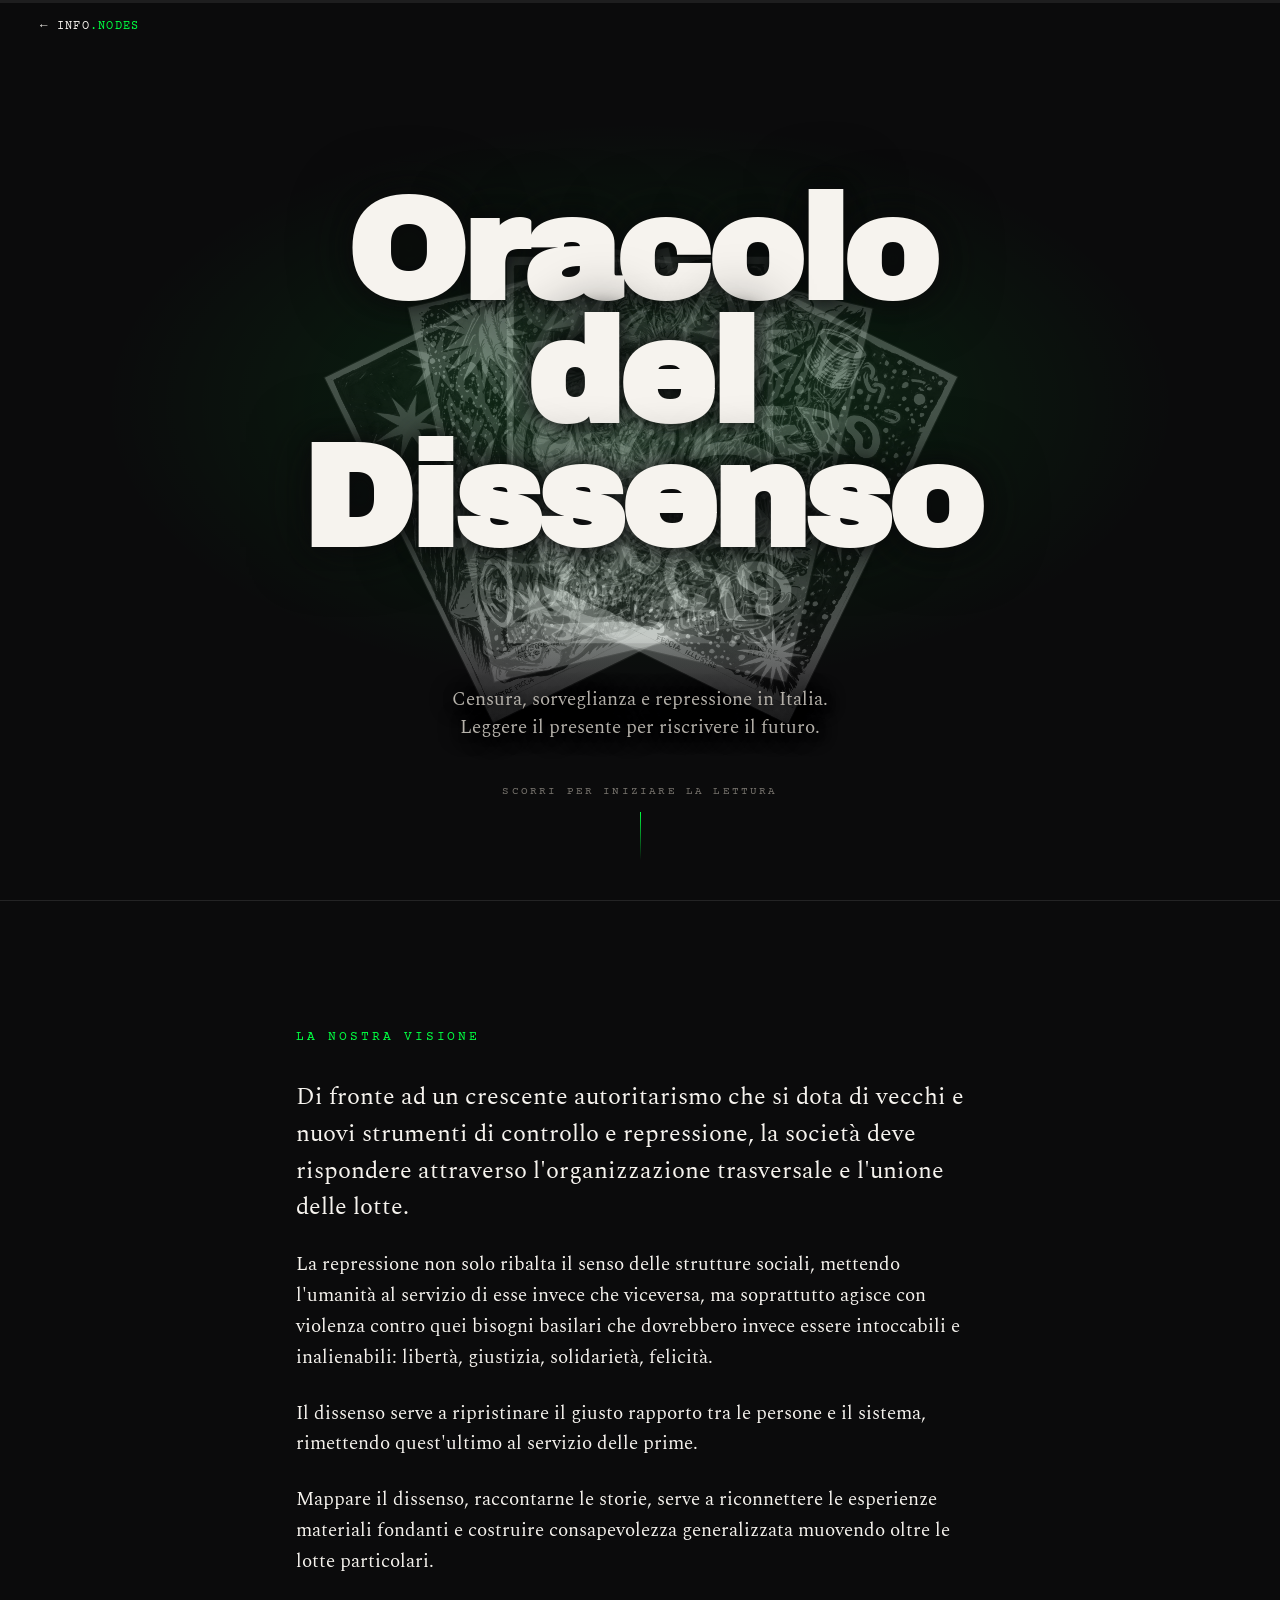
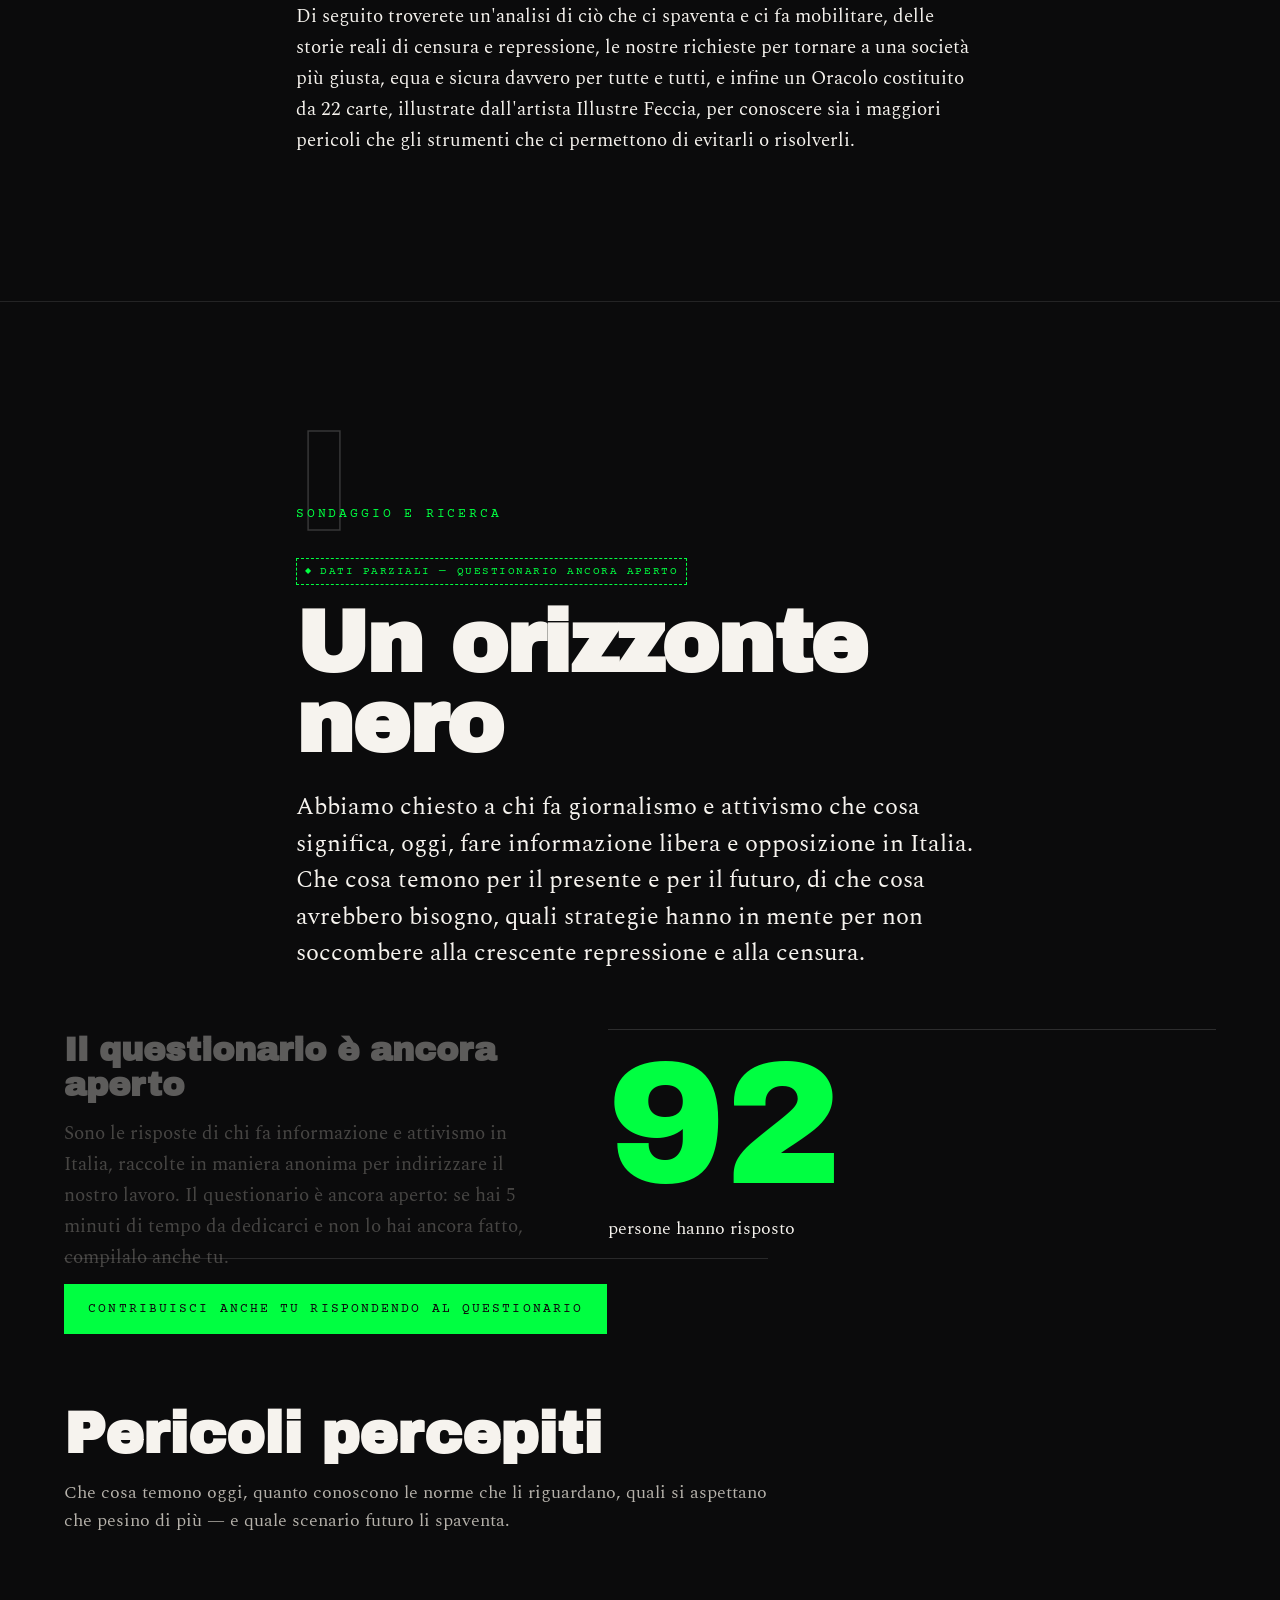
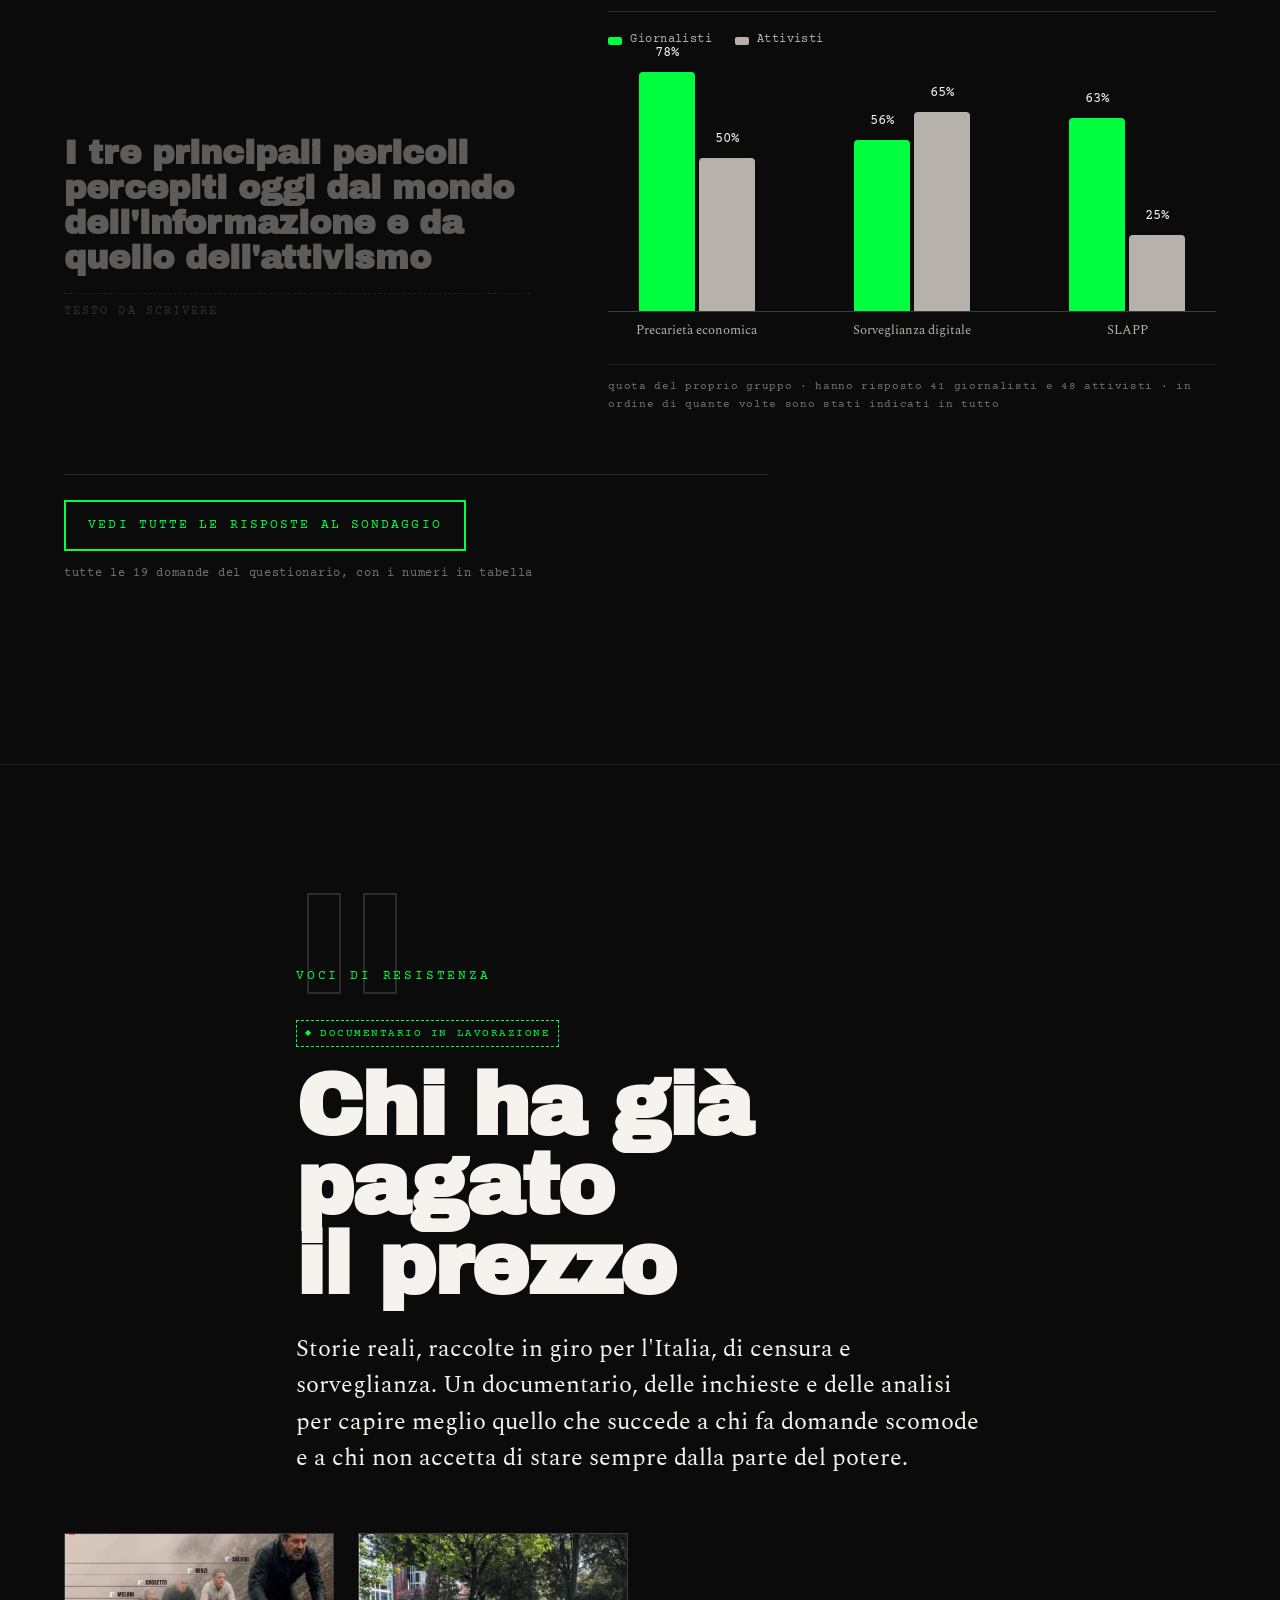
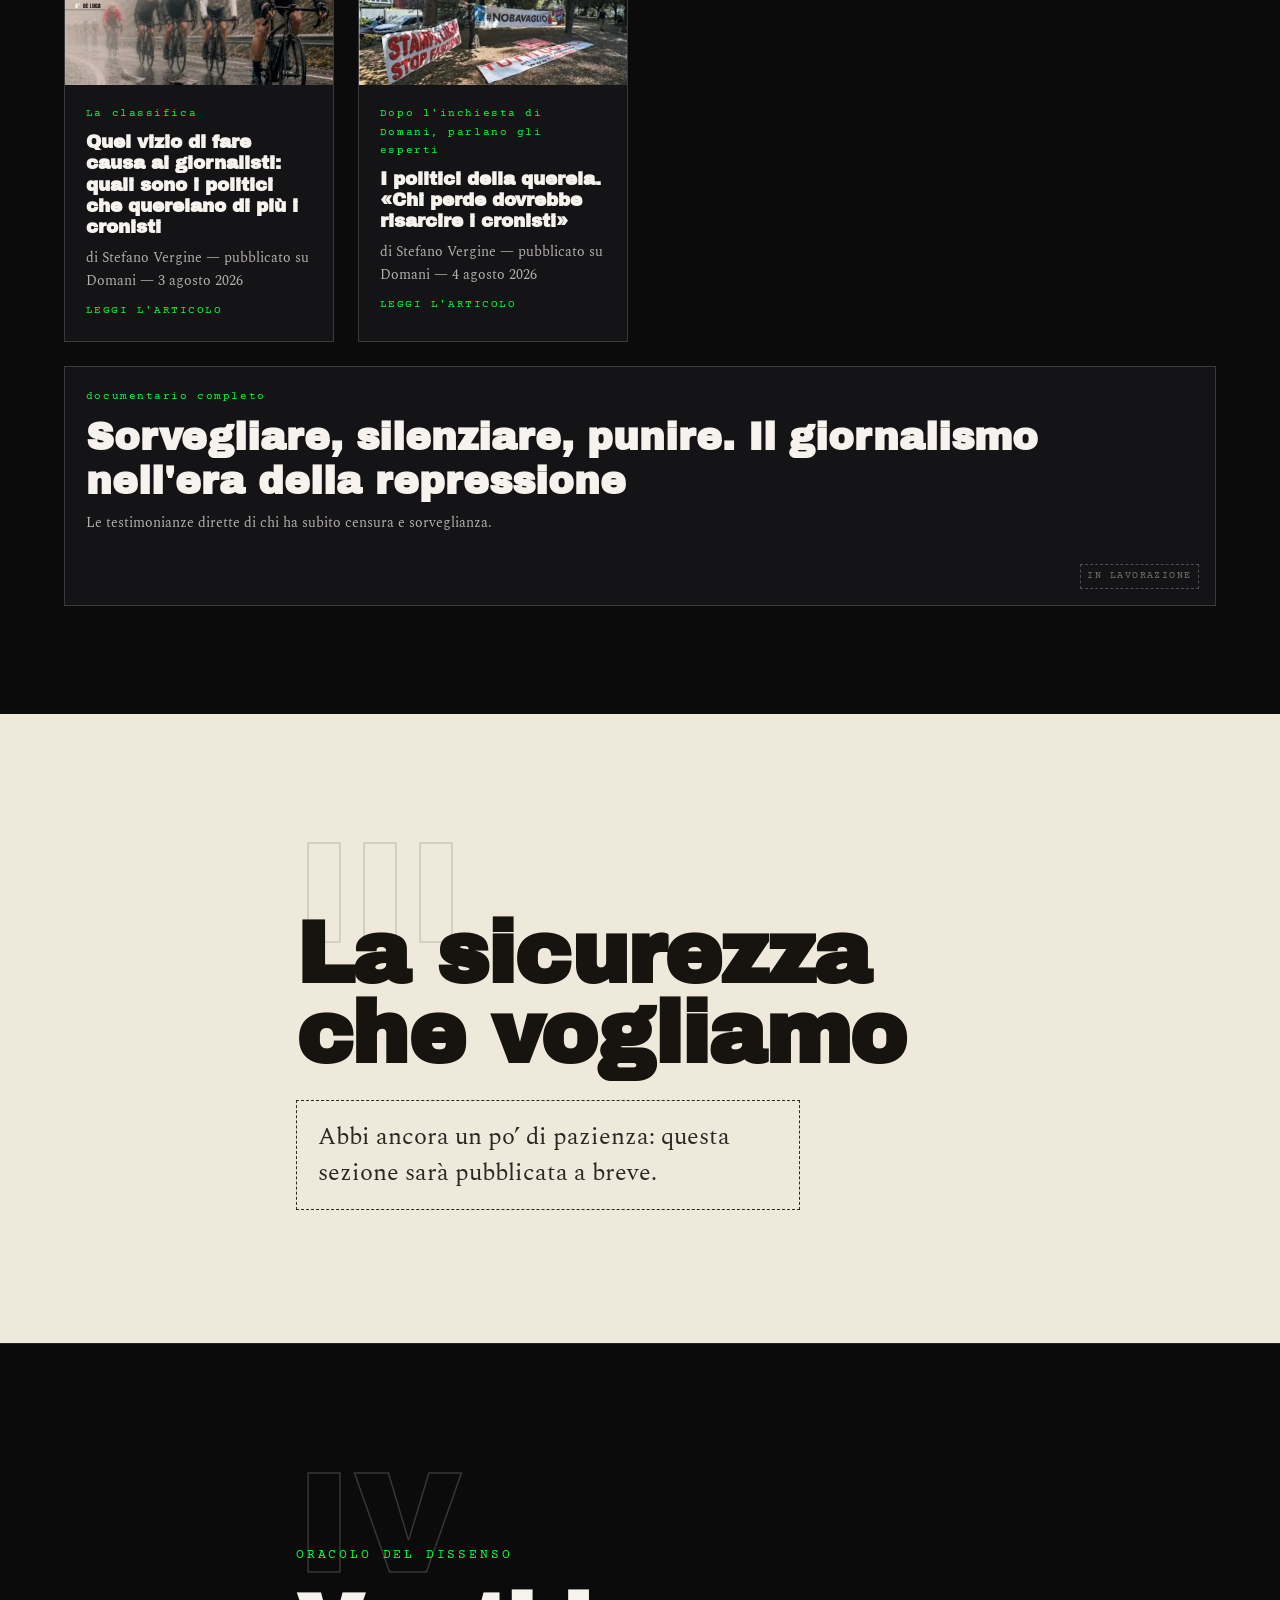
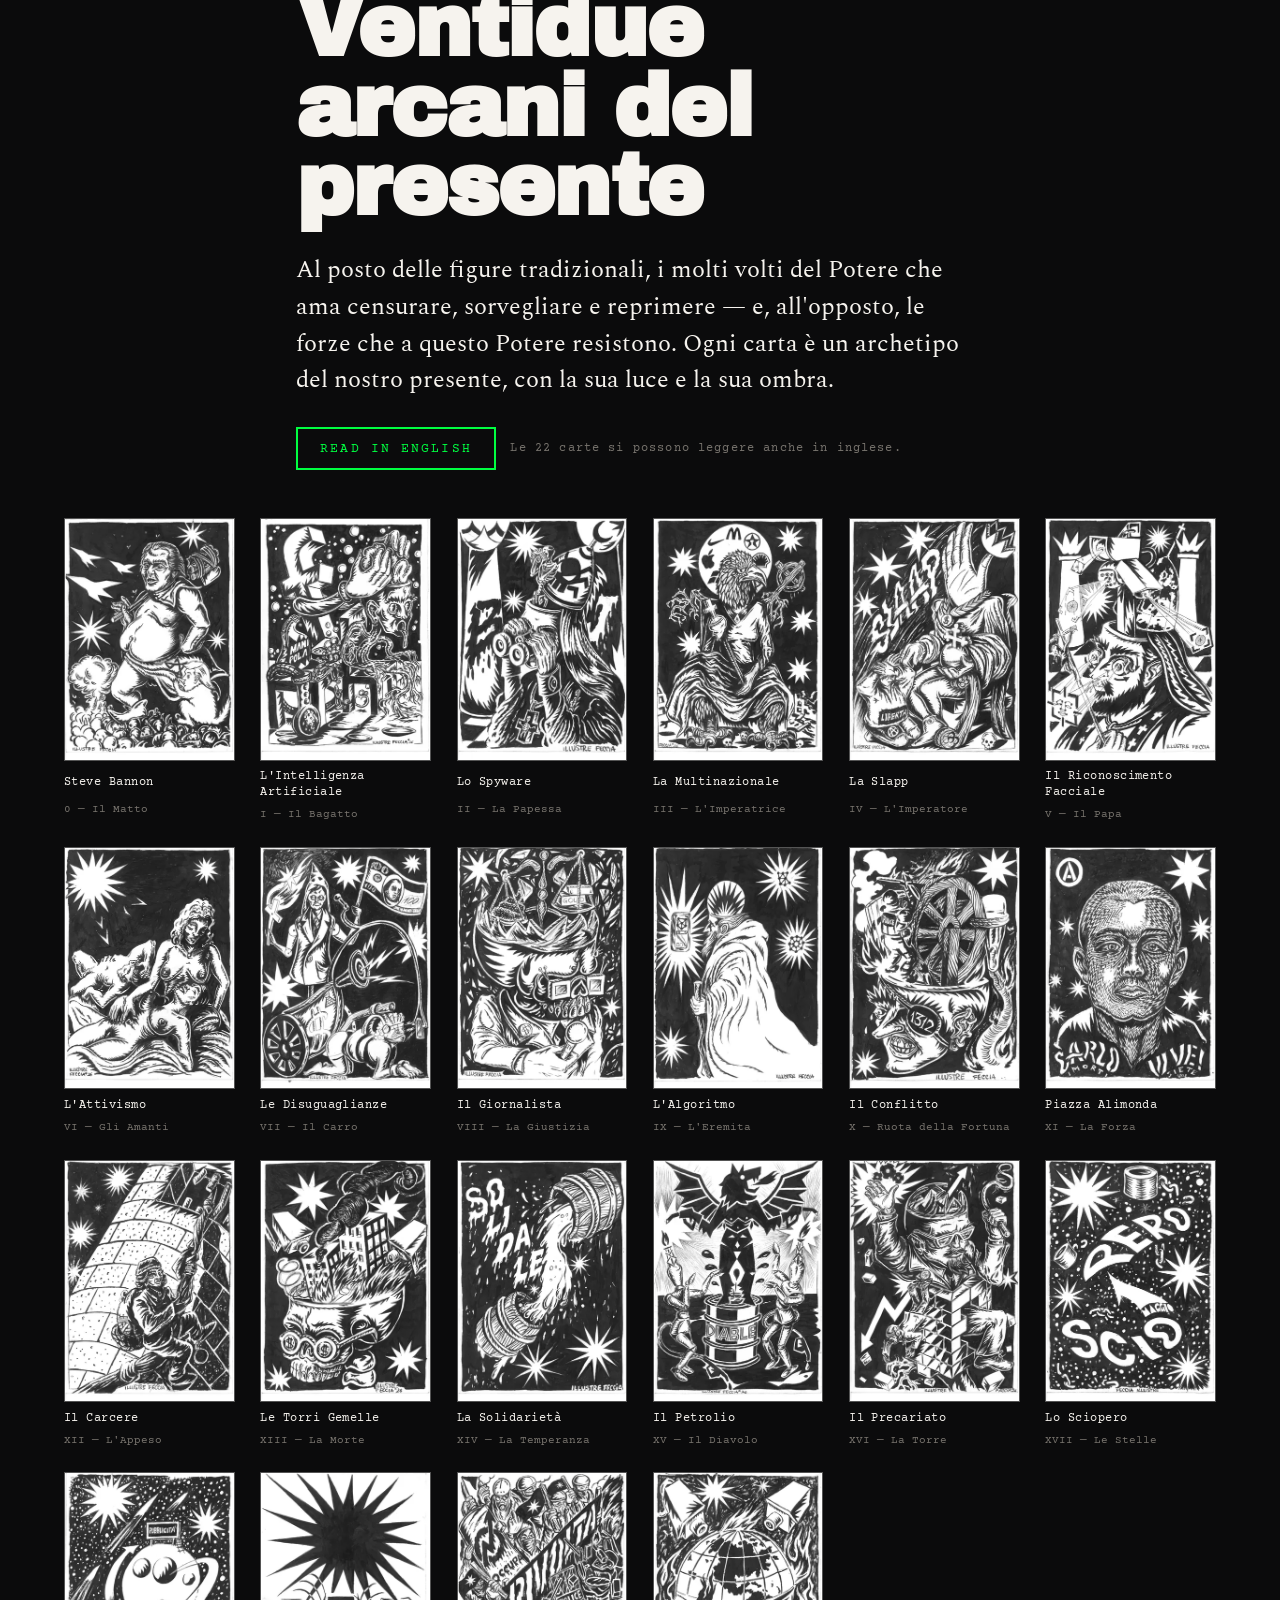
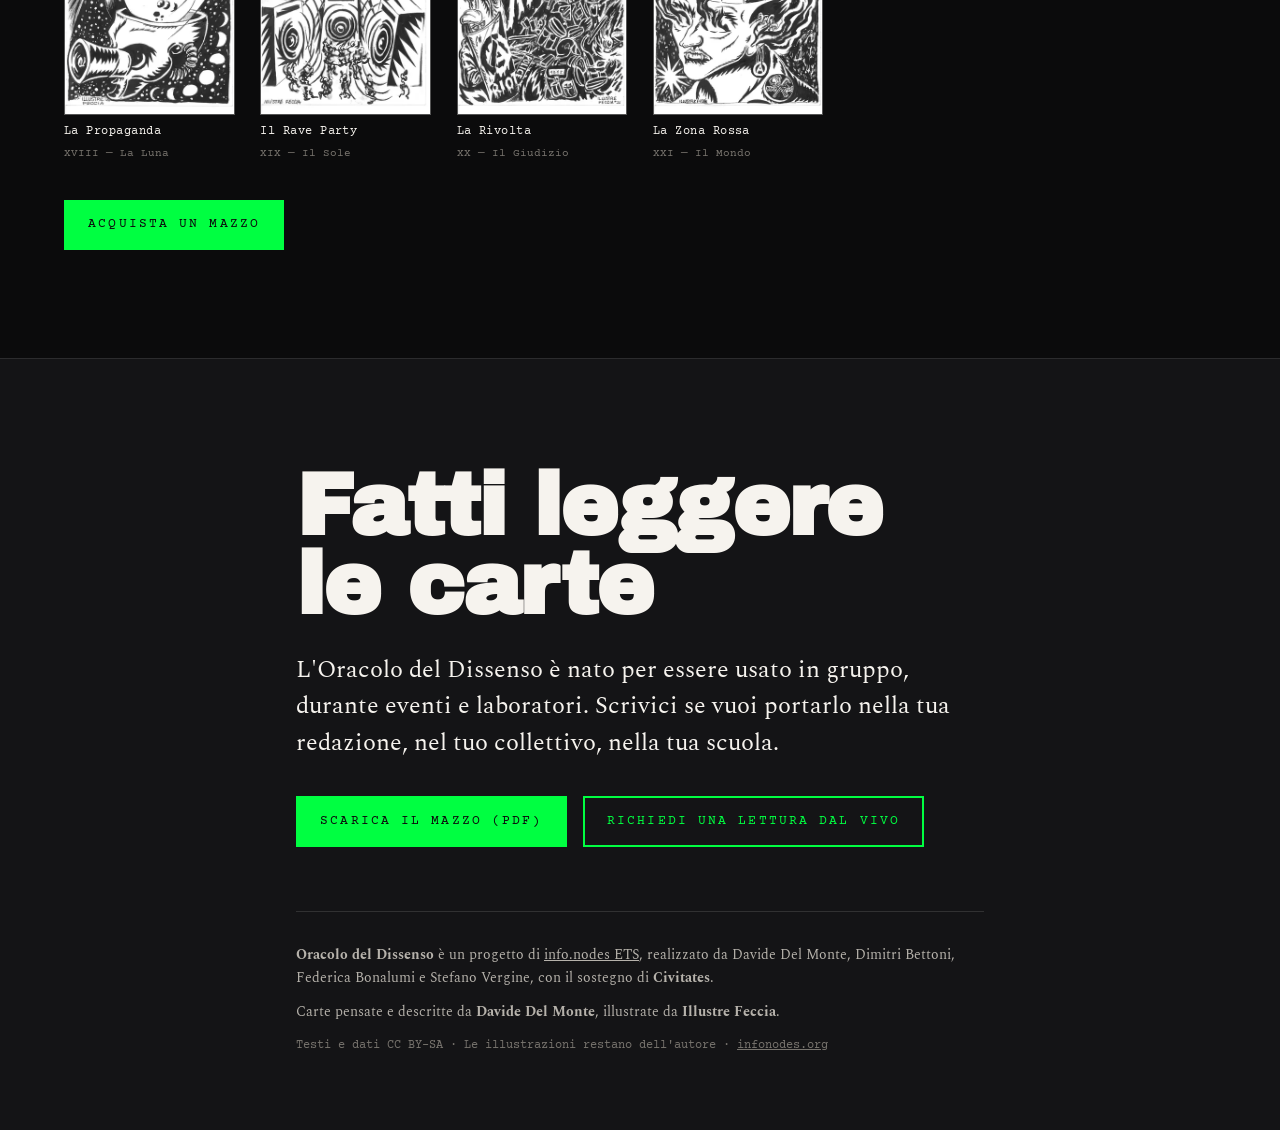
<file: index.html>
<!doctype html>
<html lang="it">
<head>
<meta charset="utf-8">
<meta name="viewport" content="width=device-width, initial-scale=1">
<meta name="robots" content="noindex, nofollow">
<title>Oracolo del Dissenso — info.nodes</title>
<meta name="description" content="22 carte per leggere il presente. Un'inchiesta di info.nodes su censura, sorveglianza e repressione del dissenso in Italia.">
<meta property="og:title" content="Oracolo del Dissenso">
<meta property="og:description" content="22 carte per leggere il presente. Un'inchiesta di info.nodes su censura e dissenso.">
<meta property="og:image" content="assets/carte/cover.webp">
<link rel="preconnect" href="https://fonts.googleapis.com">
<link rel="preconnect" href="https://fonts.gstatic.com" crossorigin>
<link href="https://fonts.googleapis.com/css2?family=Archivo+Black&family=Spectral:ital,wght@0,400;0,600;1,400&family=Courier+Prime:ital,wght@0,400;0,700;1,400&display=swap" rel="stylesheet">
<link rel="stylesheet" href="css/style.css?v=202611101118">
</head>
<body>

<div class="avanzamento"><span id="barra"></span></div>

<nav class="nav" id="nav" aria-label="Sezioni">
  <a class="area__back" href="https://www.infonodes.org/">← info<span>.nodes</span></a>
  <ul class="nav__voci">
    <li><a href="#dati">Dati</a></li>
    <li><a href="#voci">Voci</a></li>
    <li><a href="#vera-sicurezza">Vera Sicurezza</a></li>
    <li><a href="#oracolo">Oracolo</a></li>
    <li><a href="acquista.html" class="nav__cta"><span class="nav__cta-lungo">Acquista un mazzo</span><span class="nav__cta-corto">Il mazzo</span></a></li>
  </ul>
</nav>

<!-- ═══ 0. SOGLIA ═══ -->
<header class="soglia" id="soglia">
  <!-- Ritorno a info.nodes sempre visibile sulla testata: la barra .nav compare
       solo dopo aver scrollato, quindi in cima serve un pulsante a sé. -->
  <a class="soglia__home" href="https://www.infonodes.org/">← info<span>.nodes</span></a>
  <div class="soglia__ventaglio" aria-hidden="true">
    <img src="assets/carte/04-slapp.webp" alt="" data-v="1">
    <img src="assets/carte/18-propaganda.webp" alt="" data-v="2">
    <img src="assets/carte/13-torri-gemelle.webp" alt="" data-v="3">
    <img src="assets/carte/20-rivolta.webp" alt="" data-v="4">
    <img src="assets/carte/17-sciopero.webp" alt="" data-v="5">
  </div>
  <div class="soglia__testo">
    <h1>Oracolo<br>del Dissenso</h1>
  </div>
  <div class="soglia__piede">
    <p class="soglia__claim">Censura, sorveglianza e repressione in Italia.<br>
      Leggere il presente per riscrivere il futuro.</p>
    <div class="soglia__scroll"><span>scorri per iniziare la lettura</span><i></i></div>
  </div>
</header>

<!-- ═══ 1. LA DOMANDA ═══ -->
<section class="domanda" id="domanda">
  <div class="colonna">
    <p class="occhiello">La nostra visione</p>
    <p class="lead">Di fronte ad un crescente autoritarismo che si dota di vecchi
      e nuovi strumenti di controllo e repressione, la società deve rispondere
      attraverso l'organizzazione trasversale e l'unione delle lotte.</p>
    <p>La repressione non solo ribalta il senso delle strutture sociali, mettendo
      l'umanità al servizio di esse invece che viceversa, ma soprattutto agisce con
      violenza contro quei bisogni basilari che dovrebbero invece essere intoccabili
      e inalienabili: libertà, giustizia, solidarietà, felicità.</p>
    <p>Il dissenso serve a ripristinare il giusto rapporto tra le persone e il
      sistema, rimettendo quest'ultimo al servizio delle prime.</p>
    <p>Mappare il dissenso, raccontarne le storie, serve a riconnettere le
      esperienze materiali fondanti e costruire consapevolezza generalizzata
      muovendo oltre le lotte particolari.</p>
    <p>Di seguito troverete un'analisi di ciò che ci spaventa e ci fa mobilitare,
      delle storie reali di censura e repressione, le nostre richieste per tornare a
      una società più giusta, equa e sicura davvero per tutte e tutti, e infine un
      Oracolo costituito da 22 carte, illustrate dall'artista Illustre Feccia, per
      conoscere sia i maggiori pericoli che gli strumenti che ci permettono di
      evitarli o risolverli.</p>
  </div>
</section>

<!-- ═══ 2. DATI — sondaggio e ricerca ═══ -->
<section class="capitolo capitolo--scuro" id="dati" data-capitolo="I"></section>

<!-- ═══ 3. VOCI DI RESISTENZA ═══ -->
<section class="capitolo capitolo--scuro" id="voci" data-capitolo="II"></section>

<!-- ═══ 4. LA SICUREZZA CHE VOGLIAMO — il decreto ═══ -->
<section class="capitolo capitolo--carta" id="vera-sicurezza" data-capitolo="III"></section>

<!-- ═══ 5. ORACOLO DEL DISSENSO — le 22 carte ═══ -->
<section class="capitolo capitolo--scuro" id="oracolo" data-capitolo="IV"></section>

<!-- ═══ 6. CHIUSURA — «Fatti leggere le carte» ═══
     La lettura interattiva è stata tolta il 27/08/2026: l'Oracolo si fa in
     presenza, con qualcuno che gira le carte. Qui si chiede di incontrarsi. -->
<footer class="chiusura" id="lettura">
  <div class="colonna">
    <h2 class="titolo-grosso">Fatti leggere<br>le carte</h2>
    <p class="lead">L'Oracolo del Dissenso è nato per essere usato in gruppo, durante
      eventi e laboratori. Scrivici se vuoi portarlo nella tua redazione, nel tuo
      collettivo, nella tua scuola.</p>
    <p class="chiusura__azioni">
      <a class="btn" href="https://drive.google.com/uc?export=download&amp;id=13VuDmVReKaufs12iuzPLD6K3mHkXj4KN">Scarica il mazzo (PDF)</a>
      <a class="btn btn--ghost" href="mailto:comunicazione@infonodes.org?subject=Richiesta%20di%20una%20lettura%20dell%27Oracolo%20del%20Dissenso">Richiedi una lettura dal vivo</a>
    </p>
    <div class="crediti">
      <p><strong>Oracolo del Dissenso</strong> è un progetto di
        <a href="https://www.infonodes.org">info.nodes ETS</a>, realizzato da
        Davide Del Monte, Dimitri Bettoni, Federica Bonalumi e Stefano Vergine,
        con il sostegno di <strong>Civitates</strong>.</p>
      <p>Carte pensate e descritte da <strong>Davide Del Monte</strong>,
        illustrate da <strong>Illustre Feccia</strong>.</p>
      <p class="crediti__licenza">Testi e dati CC BY-SA · Le illustrazioni restano
        dell'autore · <a href="https://www.infonodes.org">infonodes.org</a></p>
    </div>
  </div>
</footer>

<!-- scheda carta -->
<dialog class="scheda" id="scheda">
  <button class="scheda__chiudi" id="scheda-chiudi" aria-label="Chiudi">×</button>
  <div class="scheda__corpo" id="scheda-corpo"></div>
</dialog>

<script src="js/grafici.js?v=202611101118"></script>
<script src="js/oracolo.js?v=202611101118"></script>
</body>
</html>
</file>
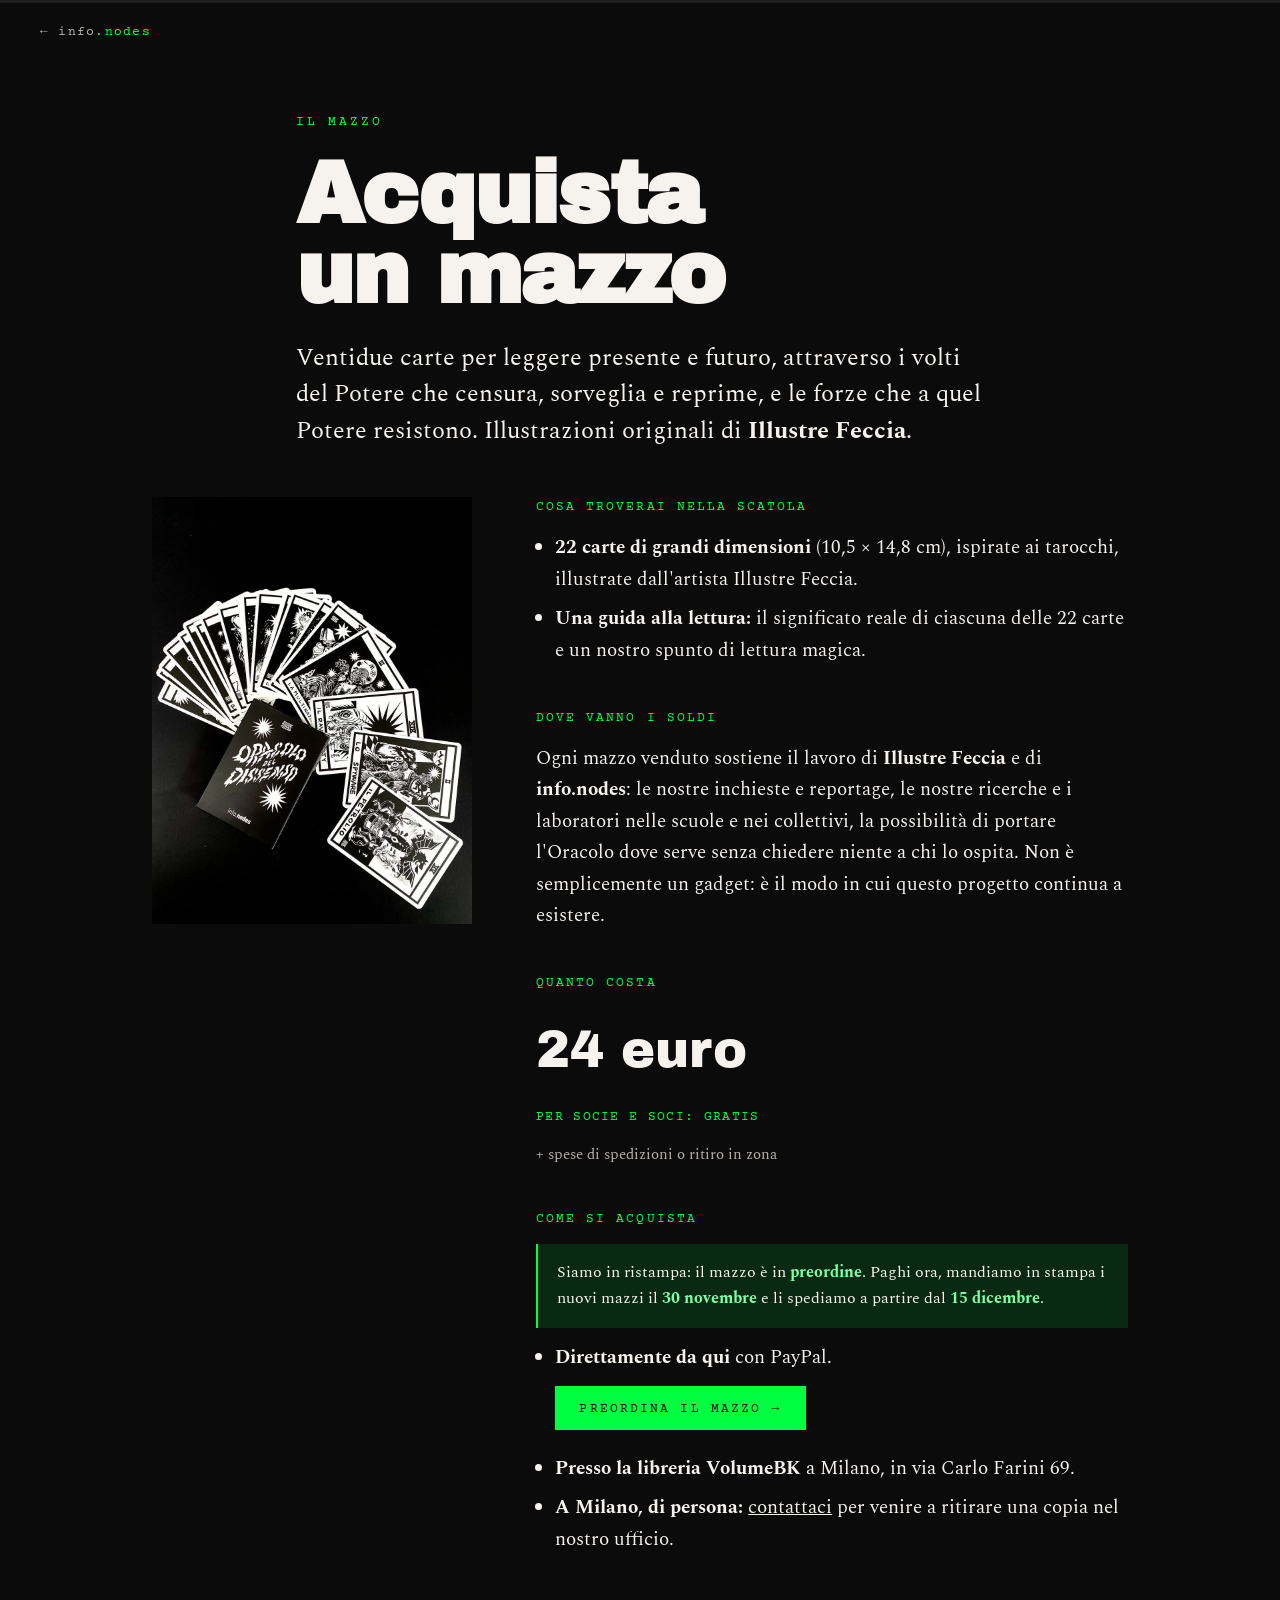
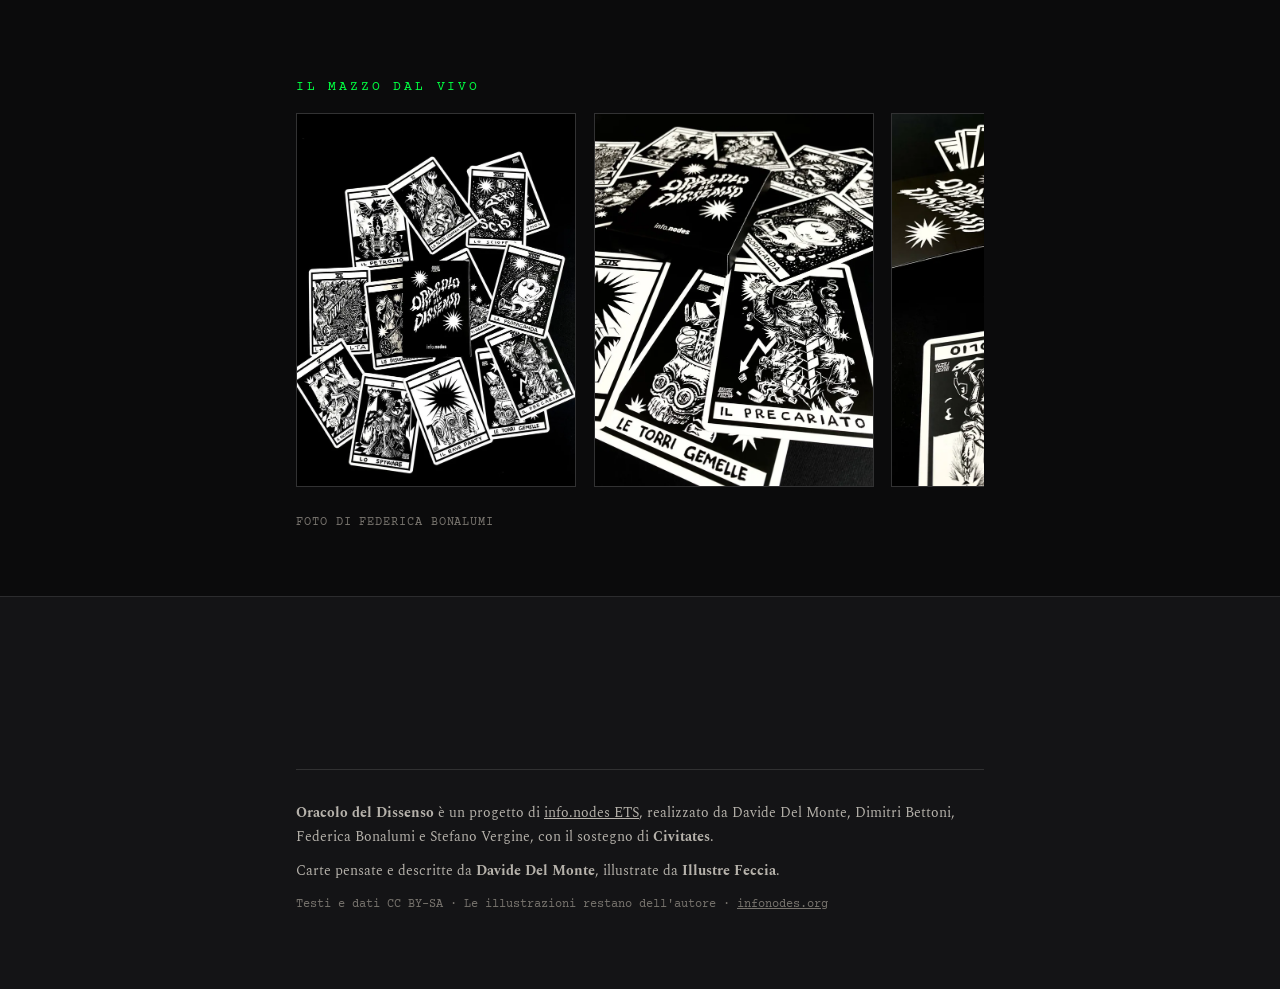
<file: acquista.html>
<!doctype html>
<html lang="it">
<head>
<meta charset="utf-8">
<meta name="viewport" content="width=device-width, initial-scale=1">
<meta name="robots" content="noindex, nofollow">
<title>Acquista un mazzo — Oracolo del Dissenso</title>
<meta name="description" content="Ventidue carte per leggere presente e futuro, illustrate da Illustre Feccia. 24 euro: ogni mazzo sostiene le inchieste, le ricerche e i laboratori di info.nodes.">
<meta property="og:title" content="Acquista un mazzo — Oracolo del Dissenso">
<meta property="og:description" content="Ventidue carte per leggere presente e futuro, illustrate da Illustre Feccia. Ogni mazzo sostiene le inchieste e i laboratori di info.nodes.">
<meta property="og:image" content="assets/foto/foto-principale.webp">
<meta property="og:type" content="website">
<link rel="preconnect" href="https://fonts.googleapis.com">
<link rel="preconnect" href="https://fonts.gstatic.com" crossorigin>
<link href="https://fonts.googleapis.com/css2?family=Archivo+Black&family=Spectral:ital,wght@0,400;0,600;1,400&family=Courier+Prime:ital,wght@0,400;0,700;1,400&display=swap" rel="stylesheet">
<link rel="stylesheet" href="css/style.css?v=202611101118">
</head>
<body>

<div class="avanzamento"><span id="barra"></span></div>

<!-- Dal 16/09/2026 in alto a sinistra non c'e' piu' il logo ma lo stesso
     pulsante testuale delle pagine di acquisto dello SHOP del nuovo sito
     info.nodes («← info.nodes», classe .area__back, stesso stile).
     ⏳ Dal 28/08/2026 la pagina vive da sola (incontri in presenza): quando
     quel periodo finisce, in fondo possono tornare «← Torna alle carte» e
     «Richiedi una lettura dal vivo» (mailto comunicazione@infonodes.org). -->
<a class="area__back" href="https://www.infonodes.org/">← info<span>.nodes</span></a>

<main id="contenuto" class="acquista">

  <header class="acquista__testata colonna">
    <p class="occhiello">Il mazzo</p>
    <h1 class="titolo-grosso">Acquista<br>un mazzo</h1>
    <p class="lead">Ventidue carte per leggere presente e futuro, attraverso i volti
      del Potere che censura, sorveglia e reprime, e le forze che a quel Potere
      resistono. Illustrazioni originali di <strong>Illustre Feccia</strong>.</p>
  </header>

  <div class="acquista__griglia colonna">

    <figure class="acquista__figura">
      <img src="assets/foto/foto-principale.webp" alt="La scatola e le 22 carte dell'Oracolo del Dissenso, aperte a ventaglio" width="960" height="1280">
    </figure>

    <div class="acquista__testo">

      <section class="acquista__blocco acquista__blocco--scatola">
        <h2>Cosa troverai nella scatola</h2>
        <ul class="acquista__elenco">
          <li><strong>22 carte di grandi dimensioni</strong> (10,5 × 14,8 cm), ispirate
            ai tarocchi, illustrate dall'artista Illustre Feccia.</li>
          <li><strong>Una guida alla lettura:</strong> il significato reale di ciascuna
            delle 22 carte e un nostro spunto di lettura magica.</li>
        </ul>
      </section>

      <section class="acquista__blocco acquista__blocco--soldi">
        <h2>Dove vanno i soldi</h2>
        <p>Ogni mazzo venduto sostiene il lavoro di <strong>Illustre Feccia</strong> e
          di <strong>info.nodes</strong>: le nostre inchieste e reportage, le nostre
          ricerche e i laboratori nelle scuole e nei collettivi, la possibilità di
          portare l'Oracolo dove serve senza chiedere niente a chi lo ospita. Non è
          semplicemente un gadget: è il modo in cui questo progetto continua a
          esistere.</p>
      </section>

      <section class="acquista__blocco acquista__blocco--prezzo">
        <h2>Quanto costa</h2>
        <p class="acquista__prezzo">24 euro</p>
        <p class="acquista__soci">Per socie e soci: gratis</p>
        <p class="acquista__nota">+ spese di spedizioni o ritiro in zona</p>
      </section>

      <section class="acquista__blocco acquista__blocco--acquisto">
        <h2>Come si acquista</h2>
        <p class="avviso">Siamo in ristampa: il mazzo è in <strong>preordine</strong>.
          Paghi ora, mandiamo in stampa i nuovi mazzi il <strong>30 novembre</strong>
          e li spediamo a partire dal <strong>15 dicembre</strong>.</p>
        <ul class="acquista__elenco">
          <li><strong>Direttamente da qui</strong> con PayPal.
            <div class="paypal">
              <p class="acquista__azioni">
                <button type="button" class="btn" id="attiva-paypal">Preordina il mazzo →</button>
              </p>
              <div id="paypal-container-4XXDA5RYWFJYY" hidden></div>
            </div>
          </li>
          <li><strong>Presso la libreria VolumeBK</strong> a Milano, in via Carlo
            Farini 69.</li>
          <li><strong>A Milano, di persona:</strong>
            <a href="mailto:comunicazione@infonodes.org?subject=Acquisto%20e%20ritiro%20Oracolo%20del%20Dissenso">contattaci</a>
            per venire a ritirare una copia nel nostro ufficio.</li>
        </ul>
      </section>

    </div>
  </div>

  <section class="galleria colonna" aria-label="Il mazzo in foto">
    <p class="occhiello">Il mazzo dal vivo</p>
    <div class="galleria__scorri">
      <img src="assets/foto/galleria-1.webp" alt="Foto del mazzo dell'Oracolo del Dissenso" width="700" height="933" loading="lazy">
      <img src="assets/foto/galleria-2.webp" alt="Foto del mazzo dell'Oracolo del Dissenso" width="700" height="933" loading="lazy">
      <img src="assets/foto/galleria-3.webp" alt="Foto del mazzo dell'Oracolo del Dissenso" width="700" height="933" loading="lazy">
      <img src="assets/foto/galleria-4.webp" alt="La carta L'Attivismo, illustrata da Illustre Feccia, dal mazzo dell'Oracolo del Dissenso" width="700" height="976" loading="lazy">
    </div>
    <p class="galleria__credito">Foto di Federica Bonalumi</p>
  </section>

</main>

<footer class="chiusura">
  <div class="colonna">
    <!-- ⏳ TEMPORANEO: qui stavano «← Torna alle carte» e «Richiedi una lettura
         dal vivo». Vedi la nota in cima al file. -->
    <div class="crediti">
      <p><strong>Oracolo del Dissenso</strong> è un progetto di
        <a href="https://www.infonodes.org">info.nodes ETS</a>, realizzato da
        Davide Del Monte, Dimitri Bettoni, Federica Bonalumi e Stefano Vergine,
        con il sostegno di <strong>Civitates</strong>.</p>
      <p>Carte pensate e descritte da <strong>Davide Del Monte</strong>,
        illustrate da <strong>Illustre Feccia</strong>.</p>
      <p class="crediti__licenza">Testi e dati CC BY-SA · Le illustrazioni restano
        dell'autore · <a href="https://www.infonodes.org">infonodes.org</a></p>
    </div>
  </div>
</footer>

<script src="js/acquista.js?v=202611101118"></script>
</body>
</html>
</file>
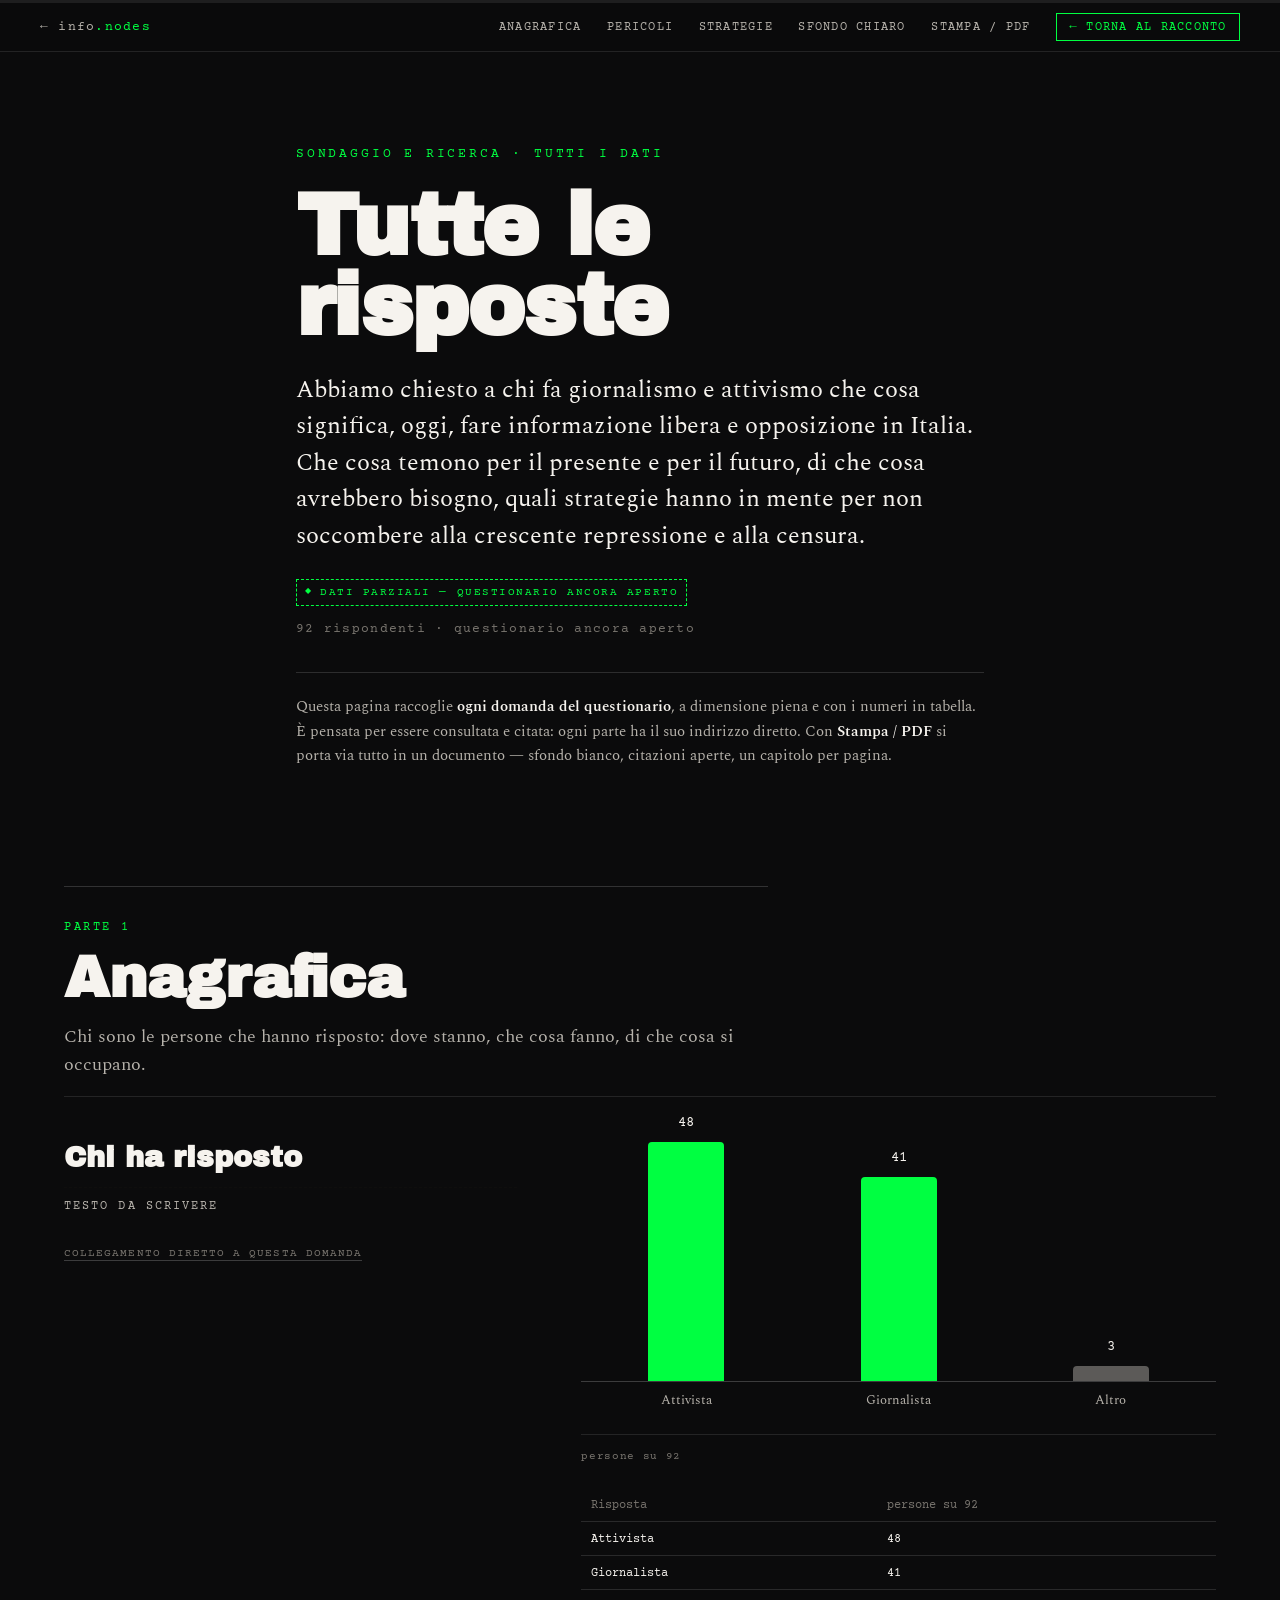
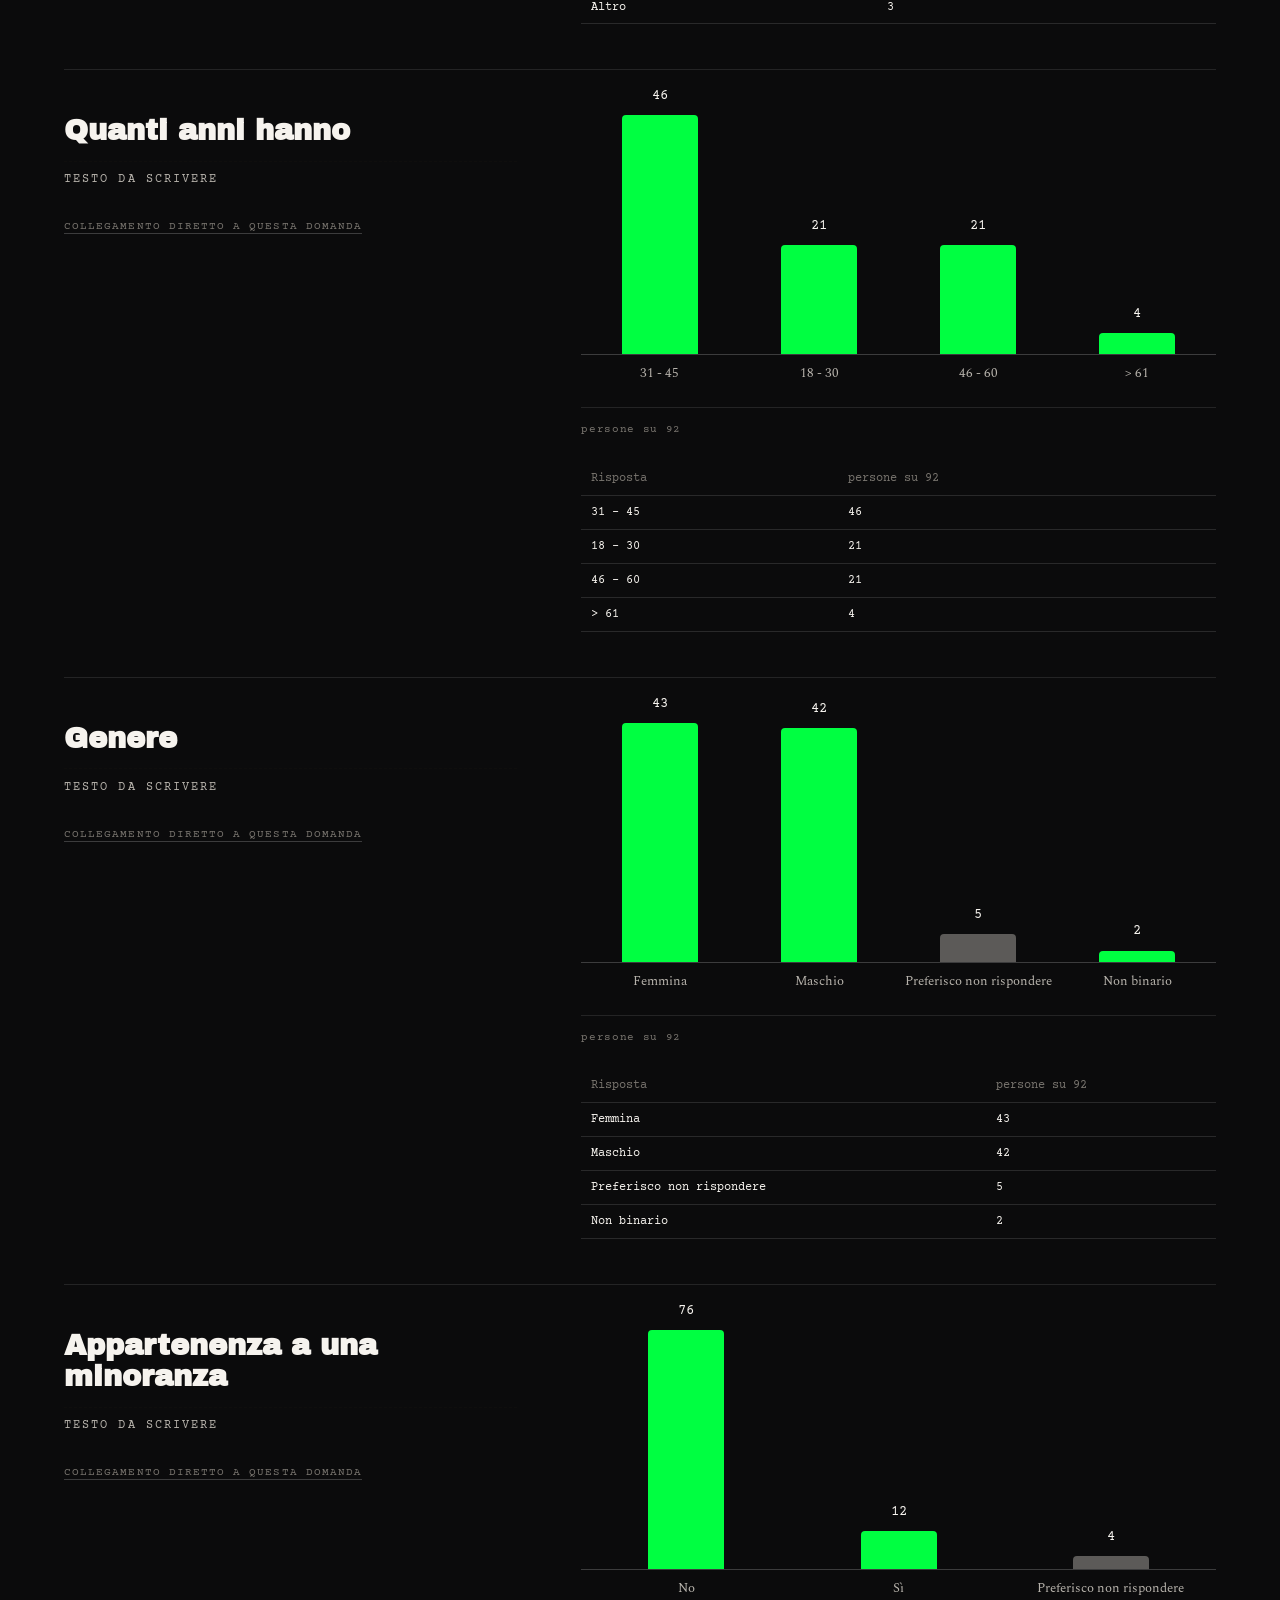
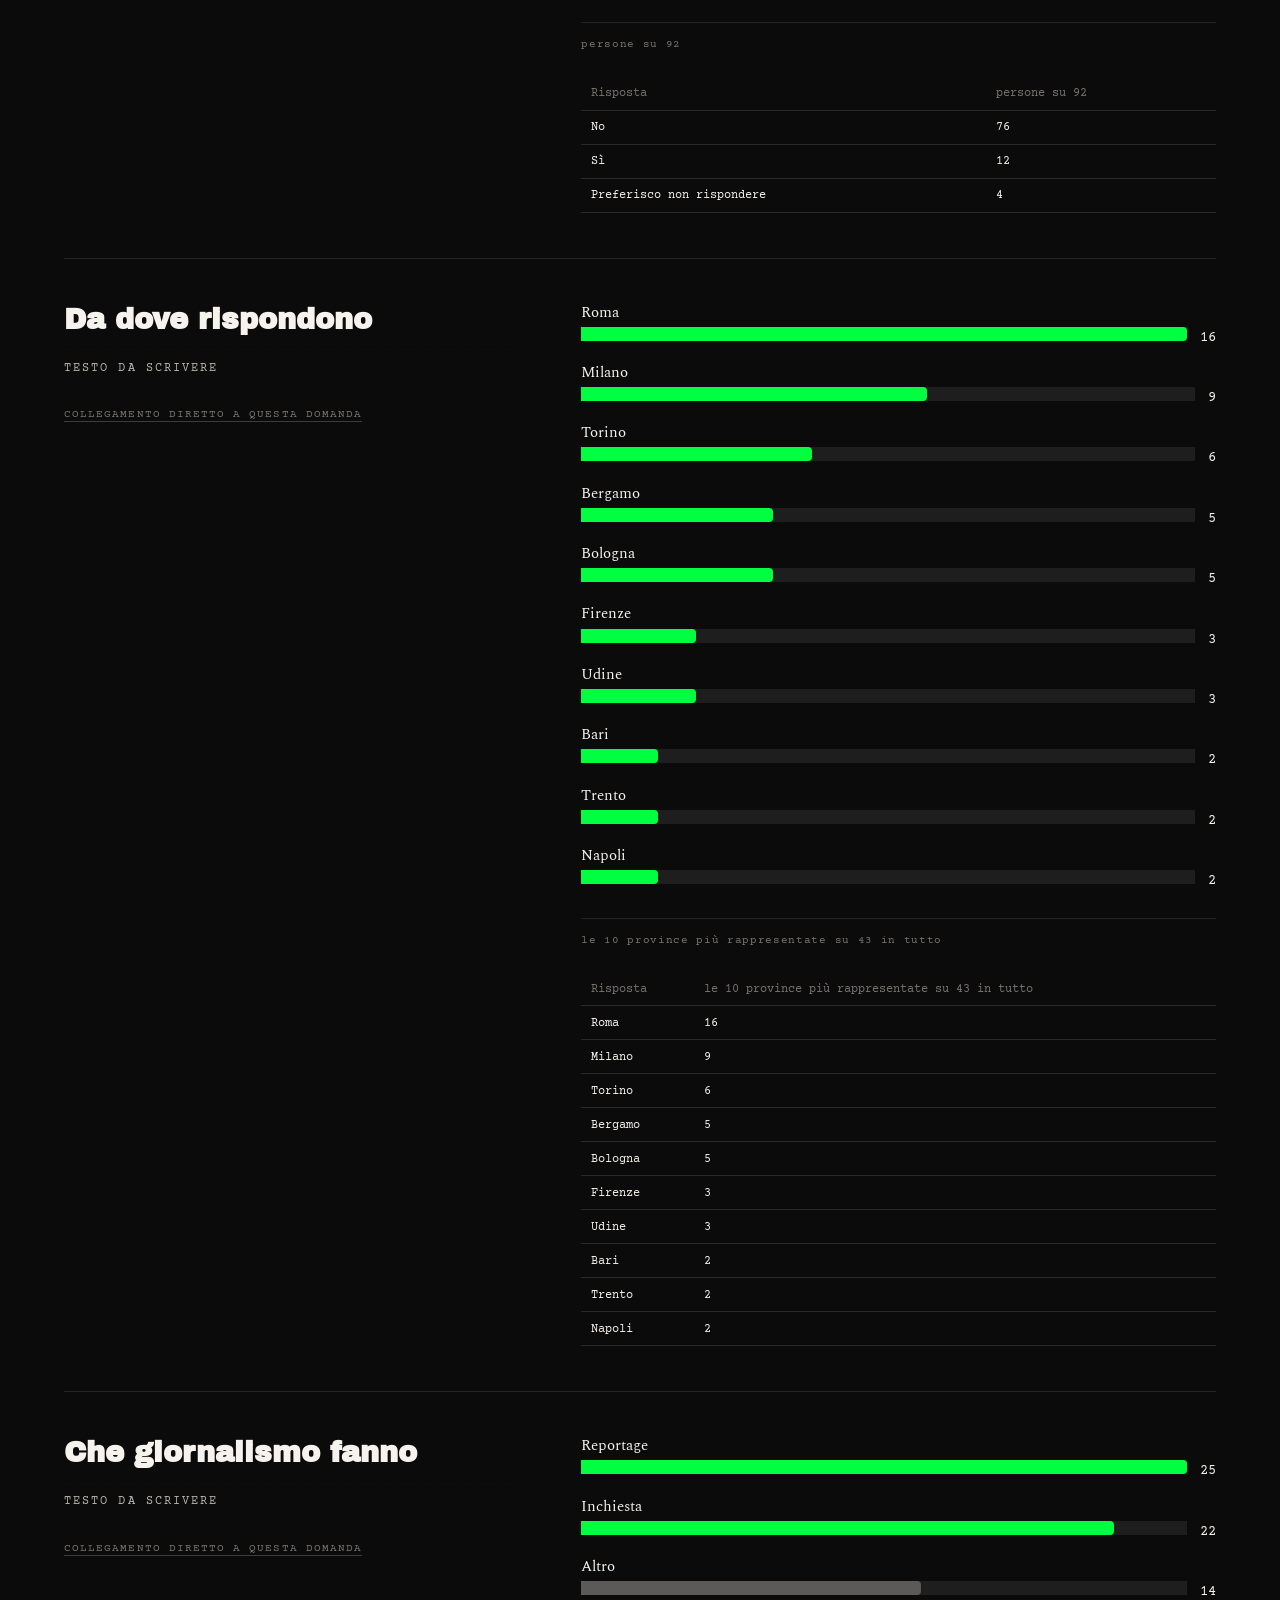
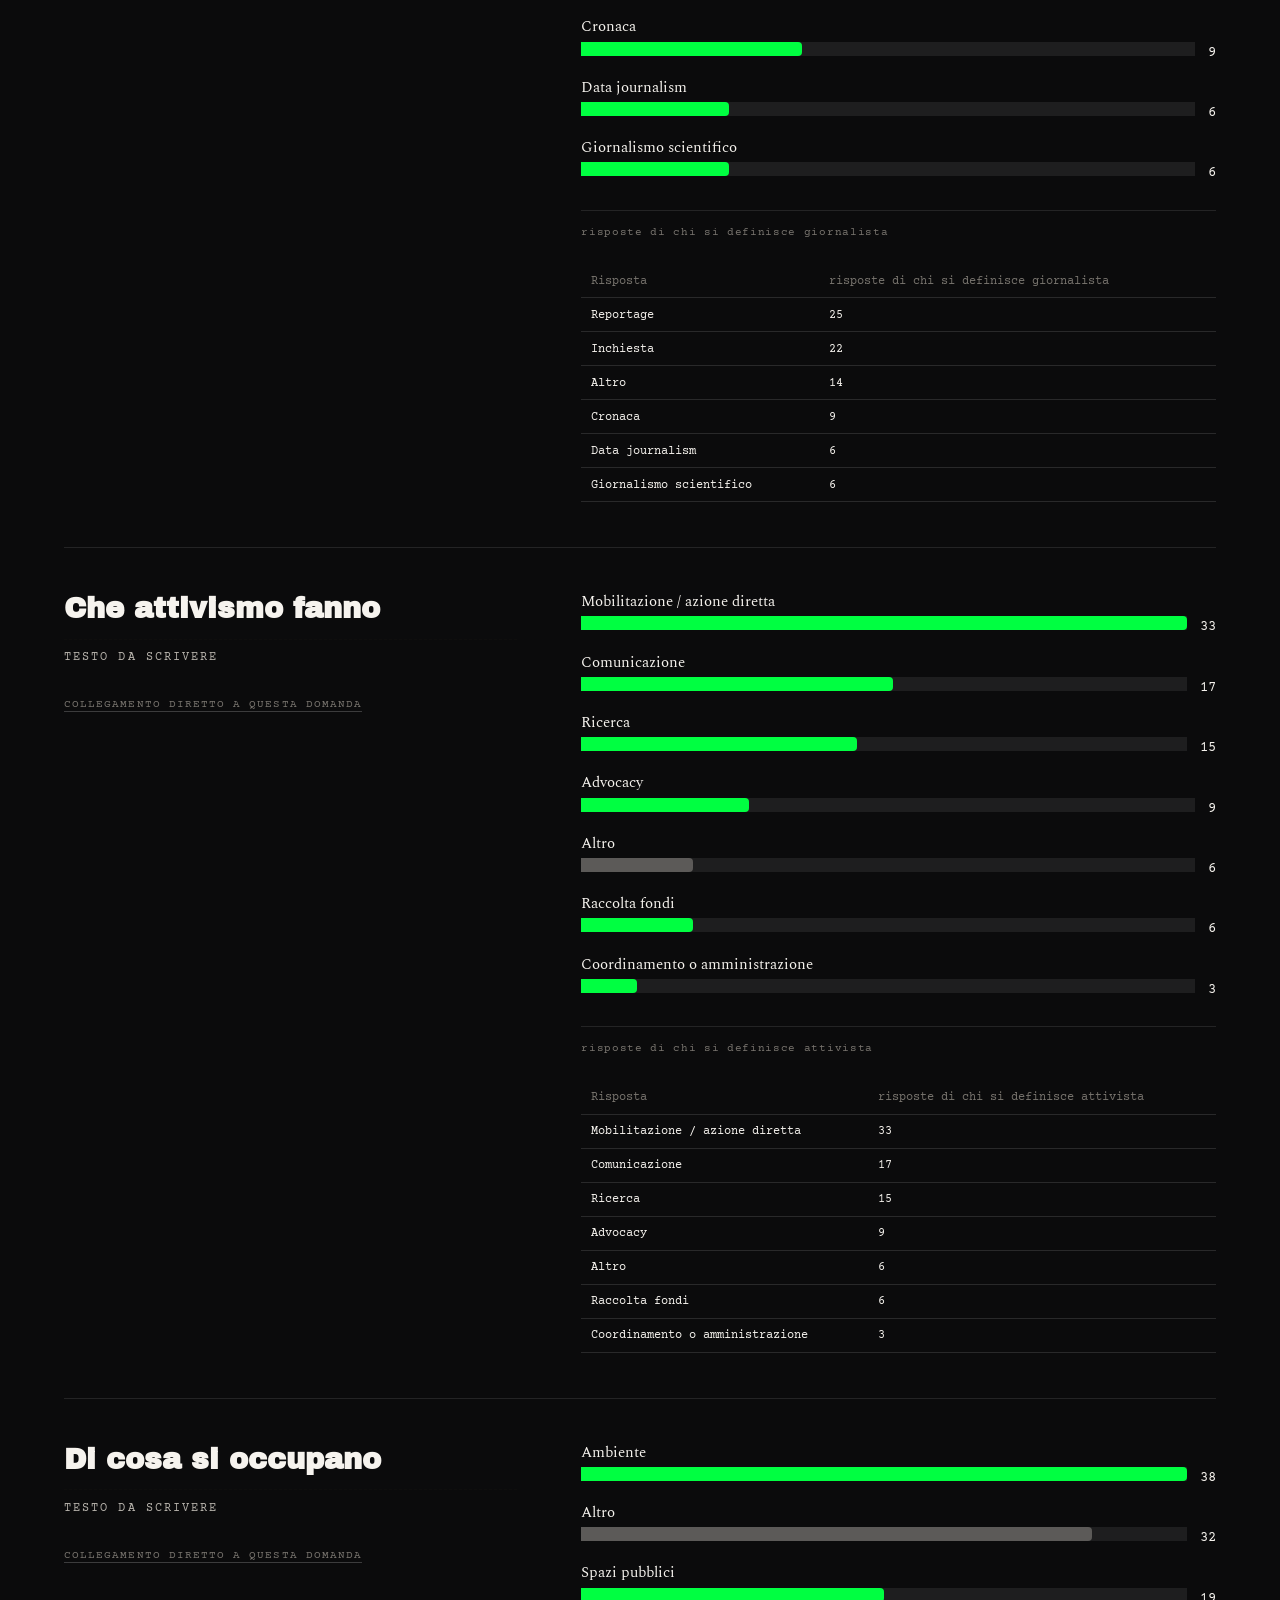
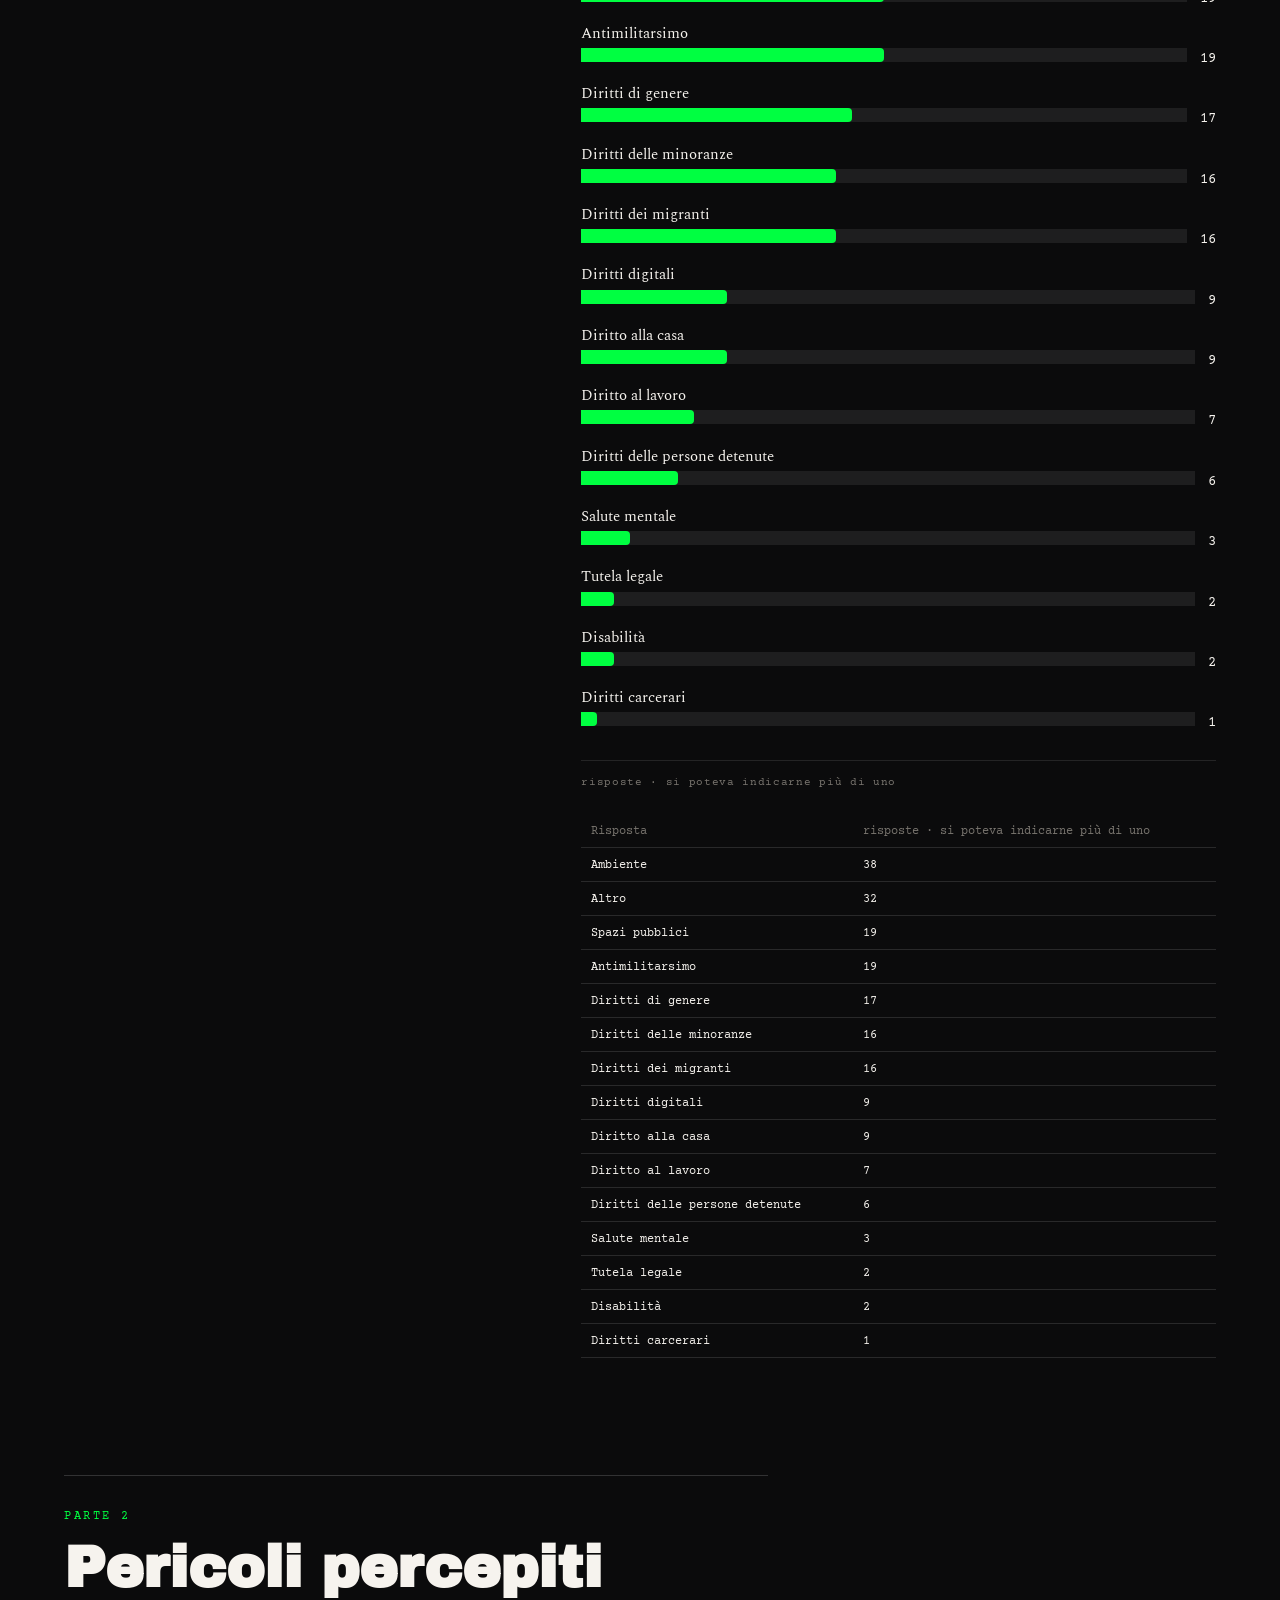
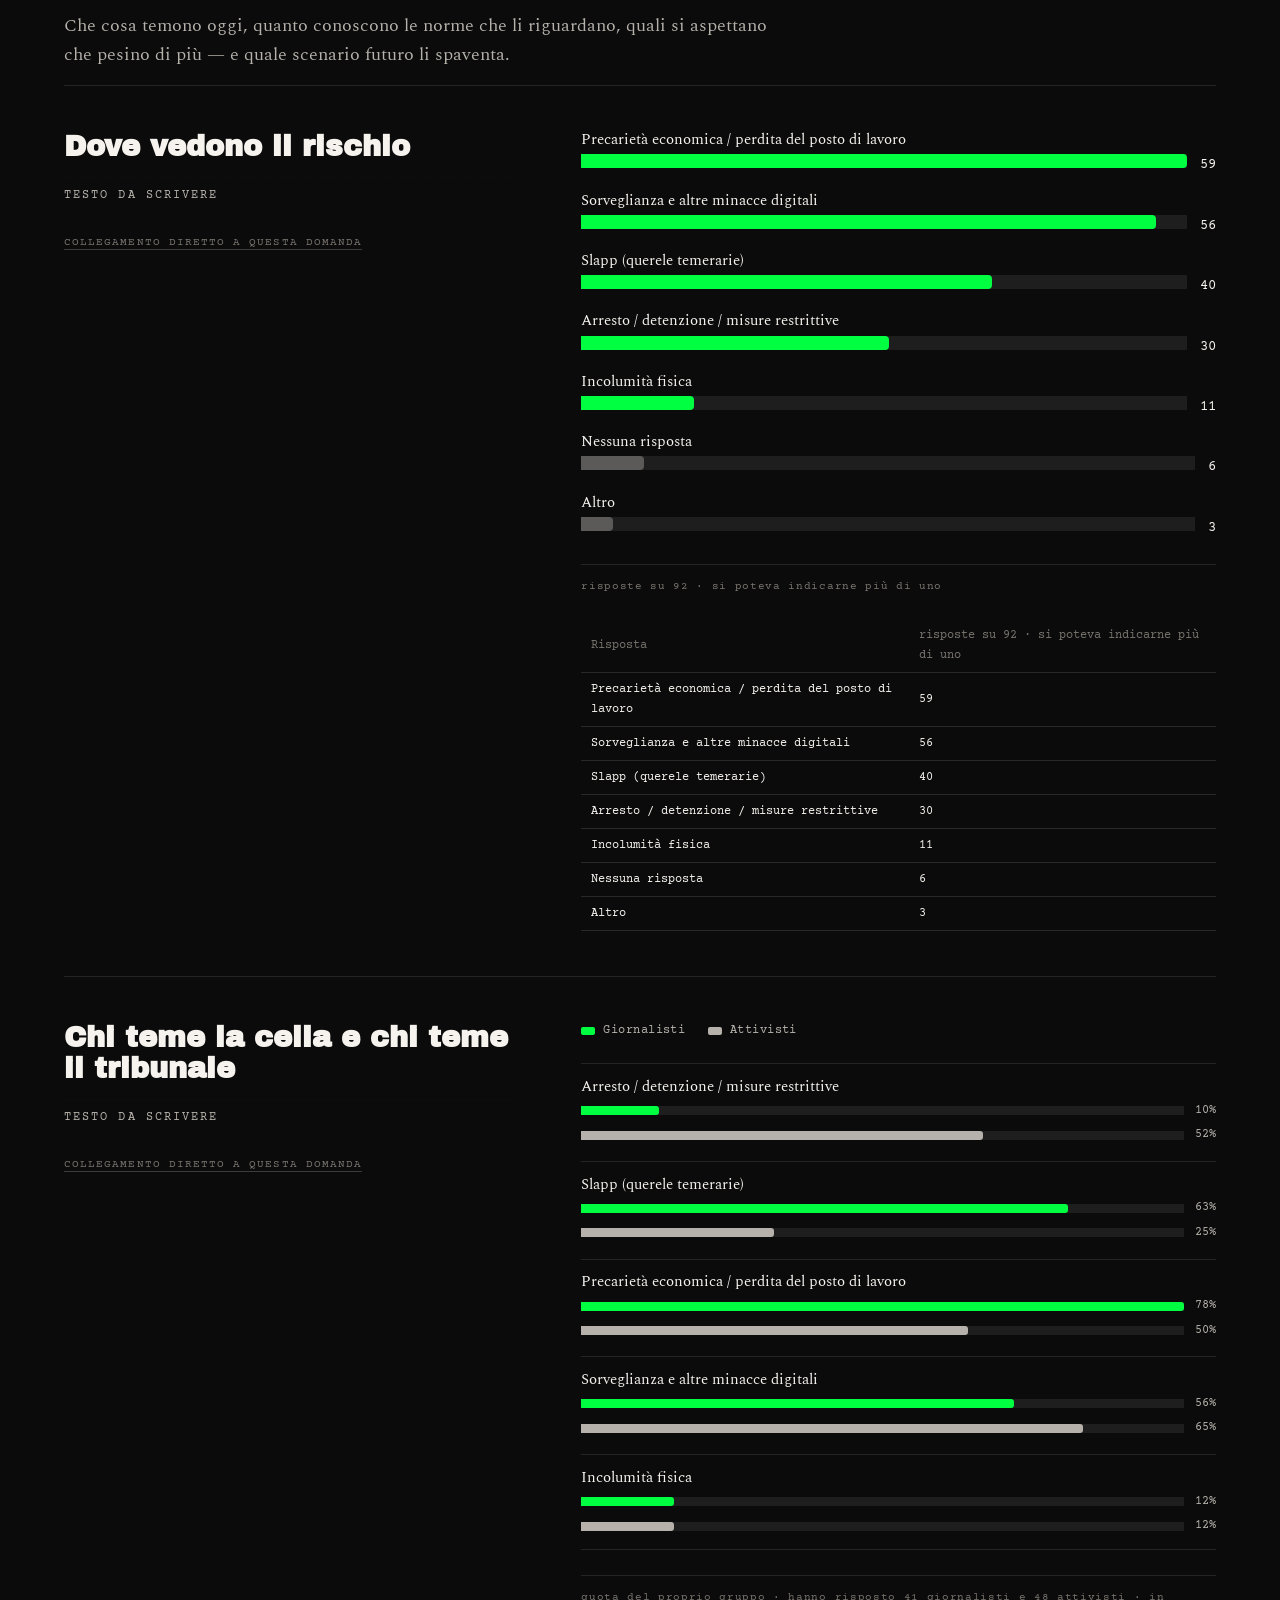
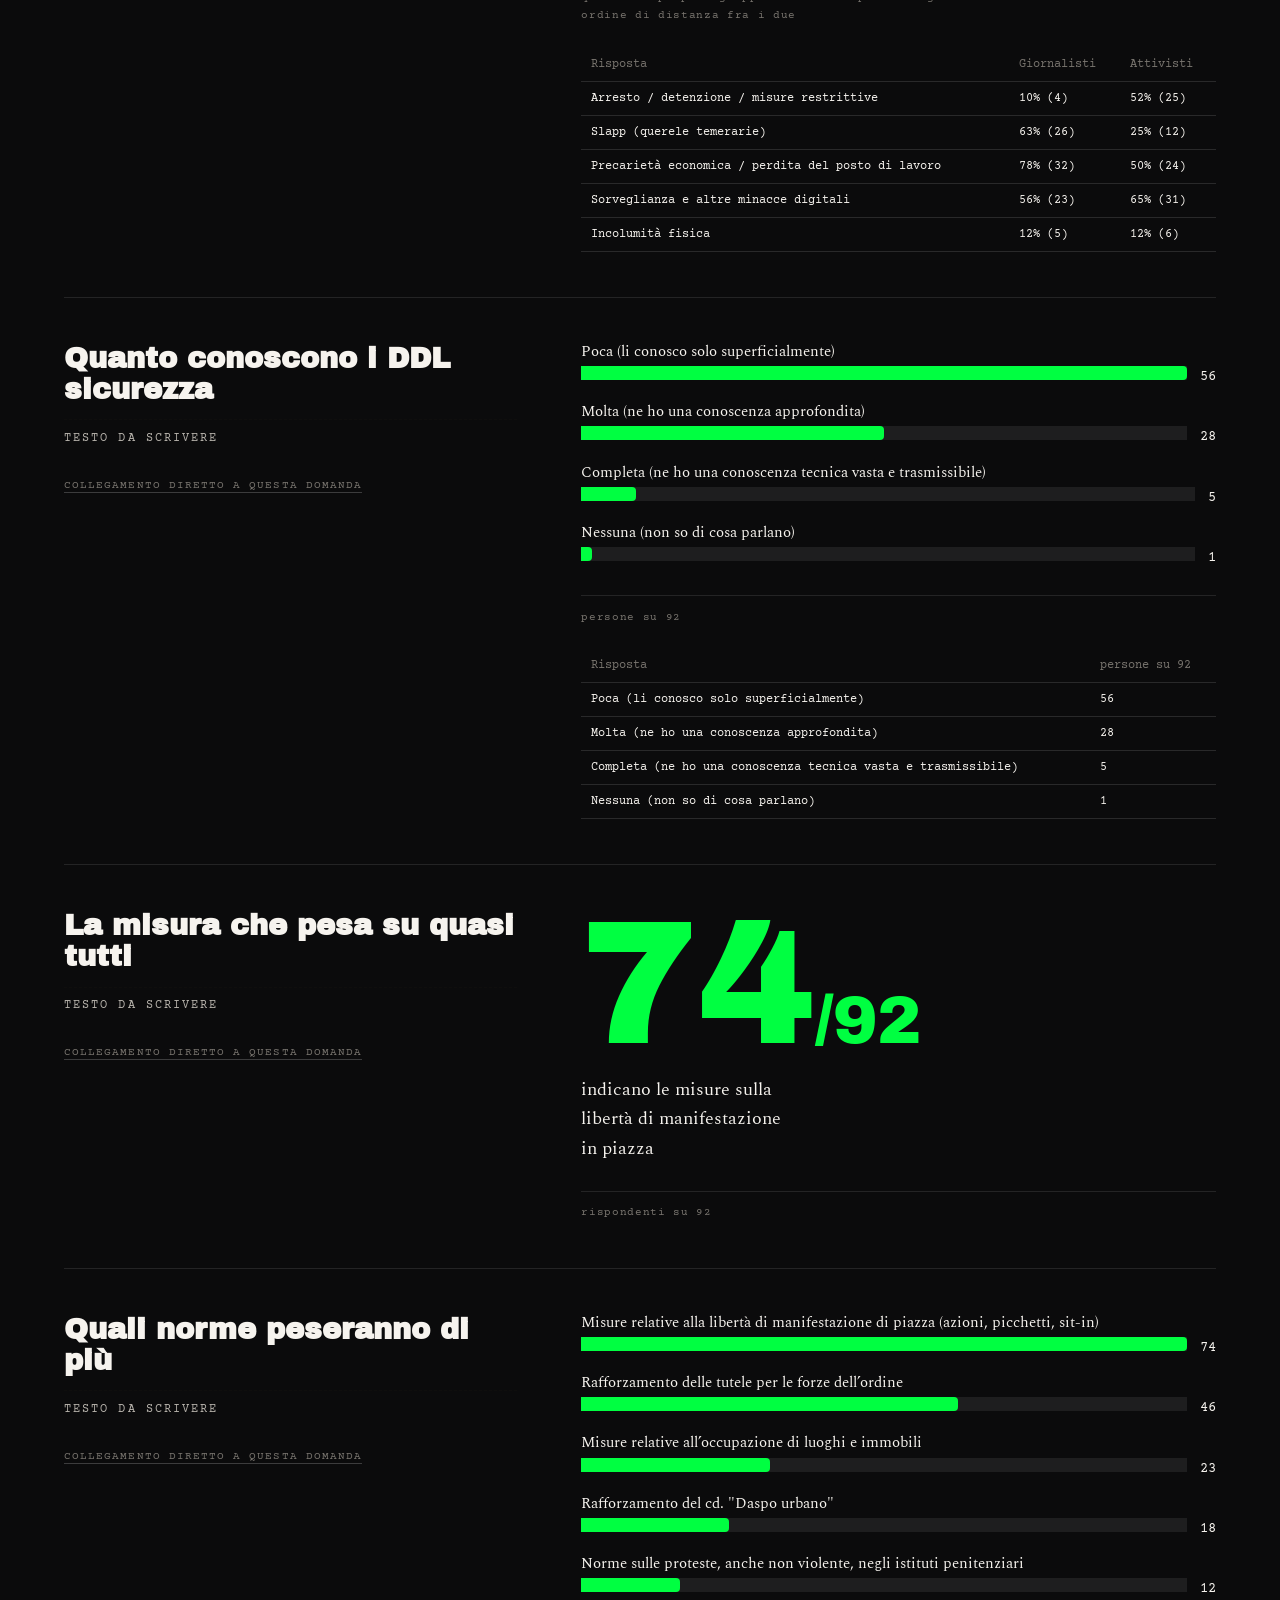
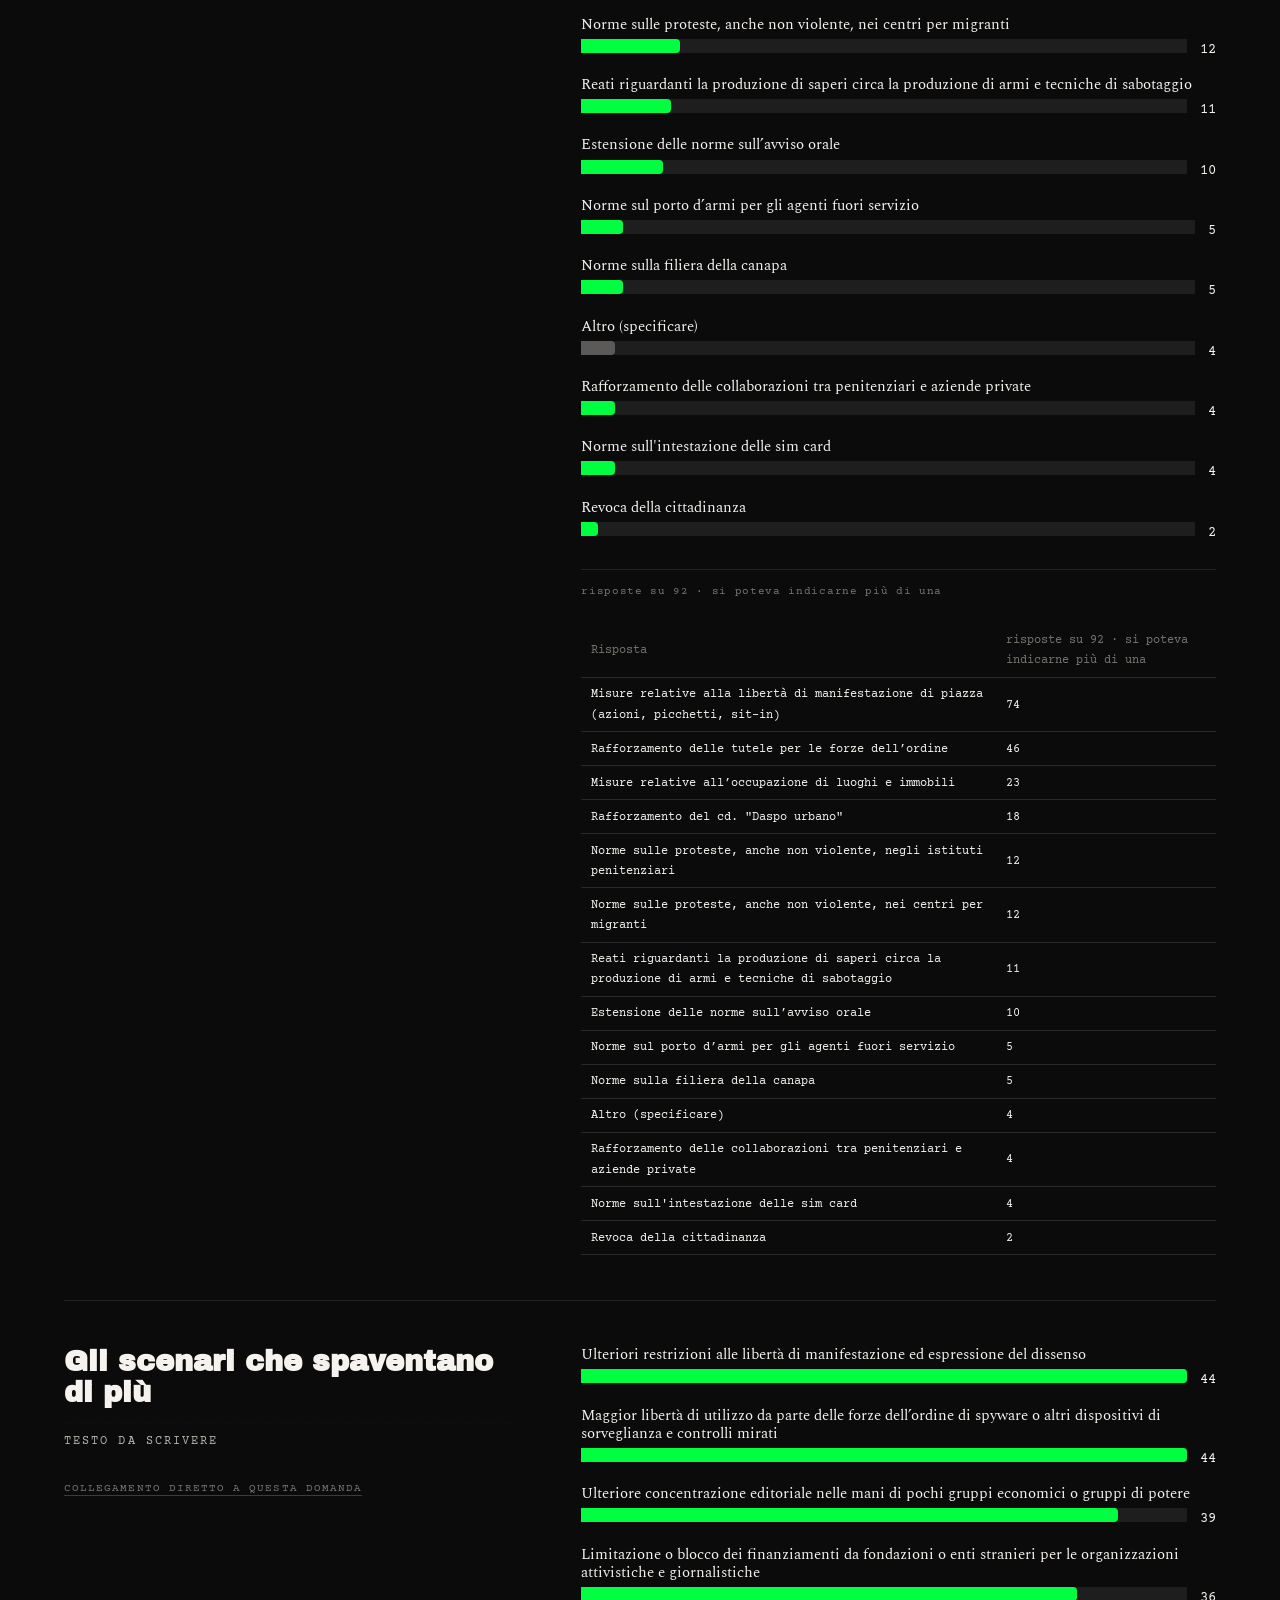
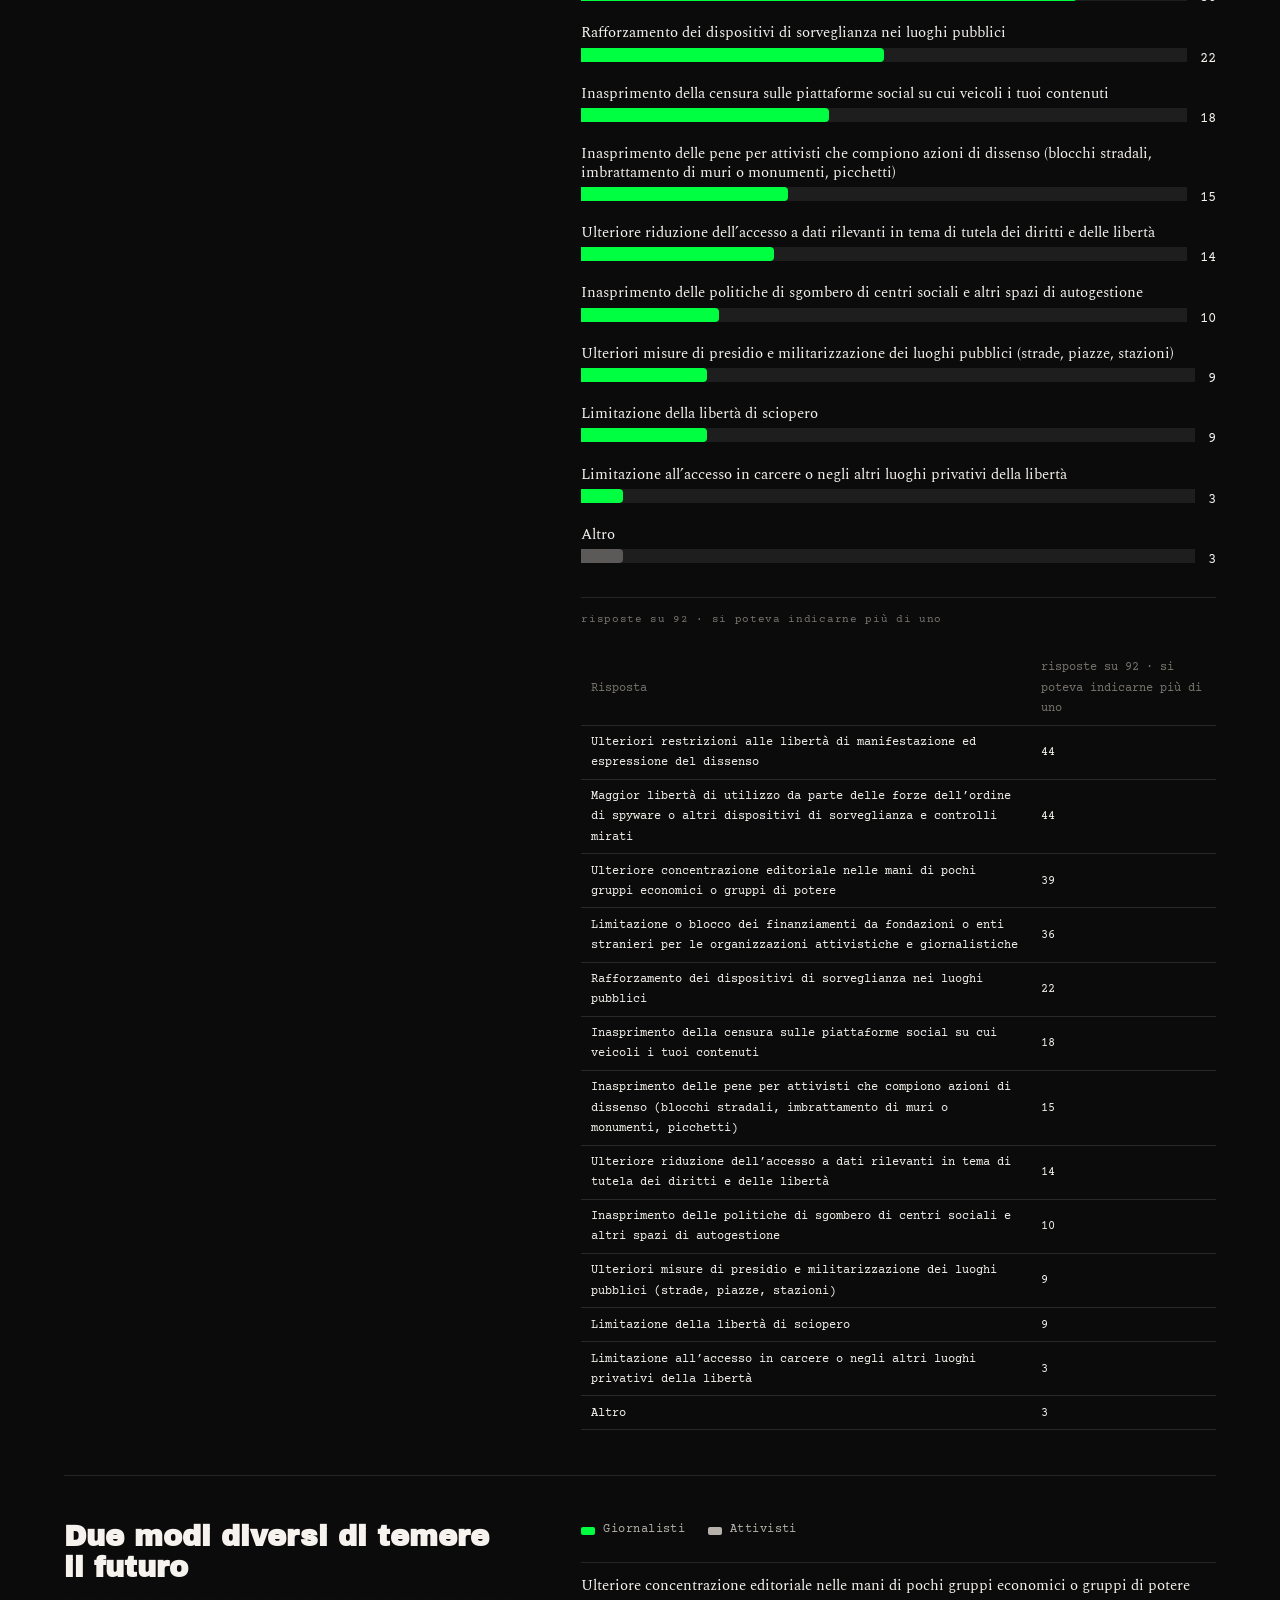
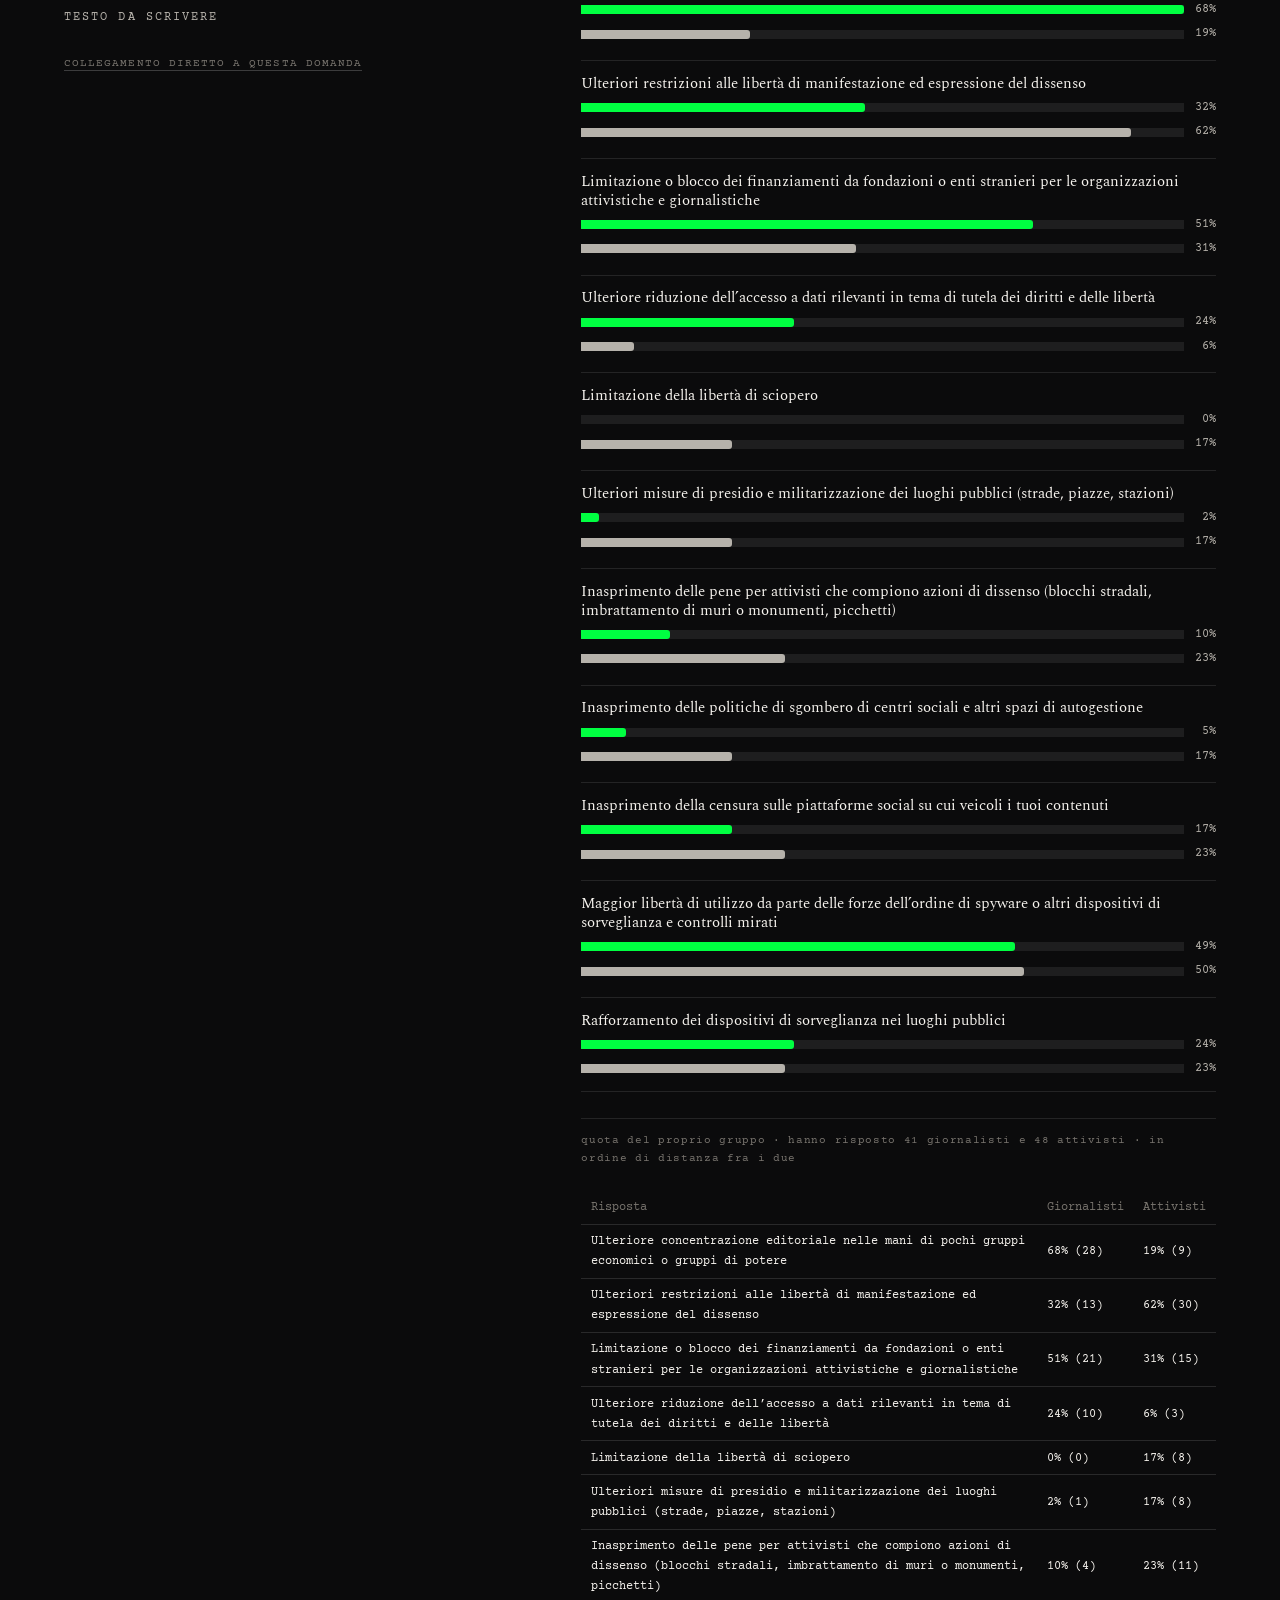
<file: dati.html>
<!doctype html>
<html lang="it">
<head>
<meta charset="utf-8">
<meta name="viewport" content="width=device-width, initial-scale=1">
<title>Tutti i dati — Oracolo del Dissenso</title>
<meta name="description" content="Tutte le risposte del sondaggio su censura e dissenso condotto da info.nodes fra giornaliste, giornalisti, attiviste e attivisti italiani.">
<meta name="robots" content="noindex, nofollow">
<link rel="preconnect" href="https://fonts.googleapis.com">
<link rel="preconnect" href="https://fonts.gstatic.com" crossorigin>
<link href="https://fonts.googleapis.com/css2?family=Archivo+Black&family=Spectral:ital,wght@0,400;0,600;1,400&family=Courier+Prime:ital,wght@0,400;0,700;1,400&display=swap" rel="stylesheet">
<link rel="stylesheet" href="css/style.css?v=202611101118">
</head>
<body class="pagina-dati">

<div class="avanzamento"><span id="barra"></span></div>

<nav class="nav visibile" id="nav" aria-label="Sezioni">
  <a class="area__back" href="https://www.infonodes.org/">← info<span>.nodes</span></a>
  <ul class="nav__voci">
    <li><a href="#anagrafica">Anagrafica</a></li>
    <li><a href="#pericoli">Pericoli</a></li>
    <li><a href="#strategie">Strategie</a></li>
    <li class="nav__sempre"><button type="button" class="nav__bottone" id="tema" aria-pressed="false">Sfondo chiaro</button></li>
    <li class="nav__sempre"><button type="button" class="nav__bottone" id="stampa"><span class="nav__cta-lungo">Stampa / PDF</span><span class="nav__cta-corto">PDF</span></button></li>
    <li><a href="index.html#dati" class="nav__cta"><span class="nav__cta-lungo">← Torna al racconto</span><span class="nav__cta-corto">← Torna</span></a></li>
  </ul>
</nav>

<header class="testata-dati">
  <div class="colonna">
    <p class="occhiello">Sondaggio e ricerca · tutti i dati</p>
    <h1 class="titolo-grosso" id="titolo">Tutte le risposte</h1>
    <p class="lead" id="sommario"></p>
    <div class="testata-dati__meta" id="meta"></div>
    <p class="testata-dati__nota">Questa pagina raccoglie <strong>ogni domanda
      del questionario</strong>, a dimensione piena e con i numeri in tabella.
      È pensata per essere consultata e citata: ogni parte ha il suo indirizzo
      diretto. Con <strong>Stampa / PDF</strong> si porta via tutto in un
      documento — sfondo bianco, citazioni aperte, un capitolo per pagina.</p>
  </div>
</header>

<main id="contenuto"></main>

<footer class="chiusura">
  <div class="colonna">
    <p class="chiusura__azioni">
      <a class="btn" href="index.html#dati">← Torna al racconto</a>
    </p>
    <div class="crediti">
      <p><strong>Oracolo del Dissenso</strong> è un progetto di
        <a href="https://www.infonodes.org">info.nodes ETS</a>, realizzato da
        Davide Del Monte, Dimitri Bettoni, Federica Bonalumi e Stefano Vergine,
        con il sostegno di <strong>Civitates</strong>.</p>
      <p class="crediti__licenza">Testi e dati CC BY-SA ·
        <a href="https://www.infonodes.org">infonodes.org</a></p>
    </div>
  </div>
</footer>

<script src="js/grafici.js?v=202611101118"></script>
<script src="js/dati.js?v=202611101118"></script>
</body>
</html>
</file>
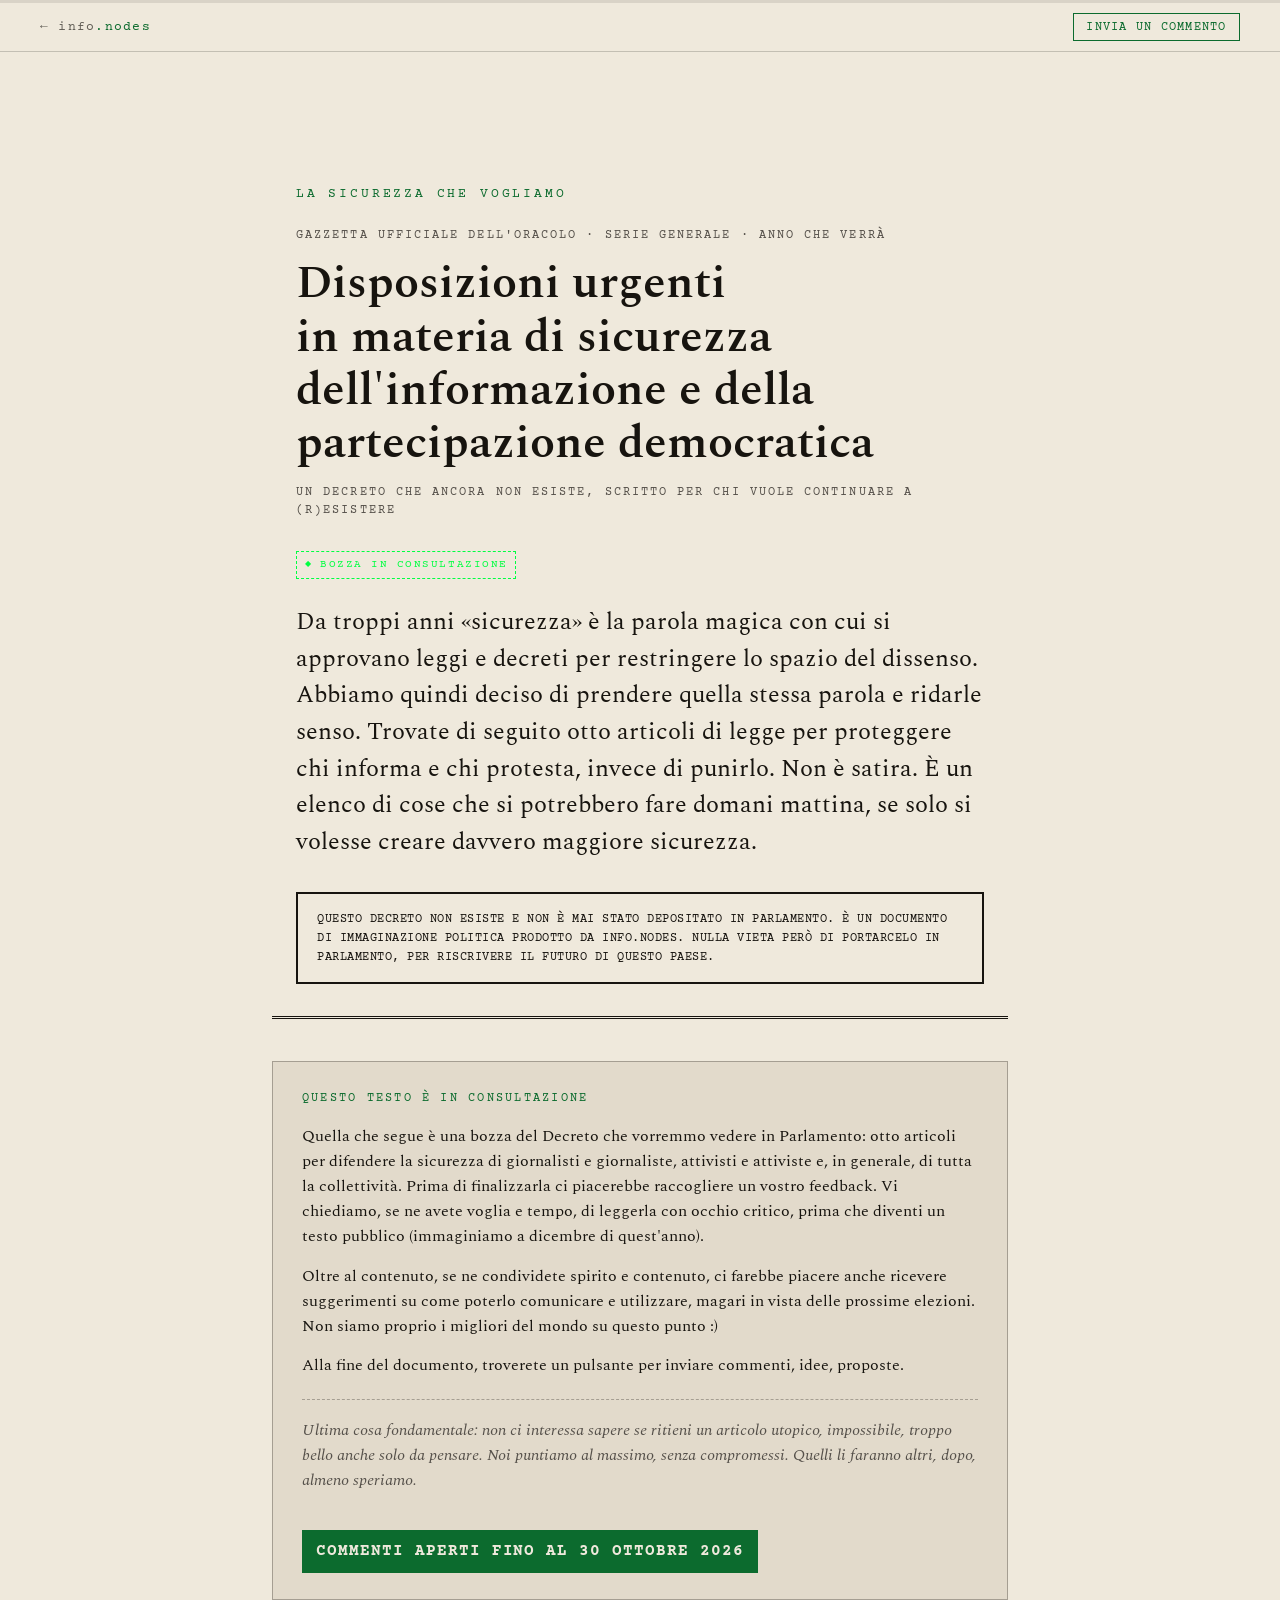
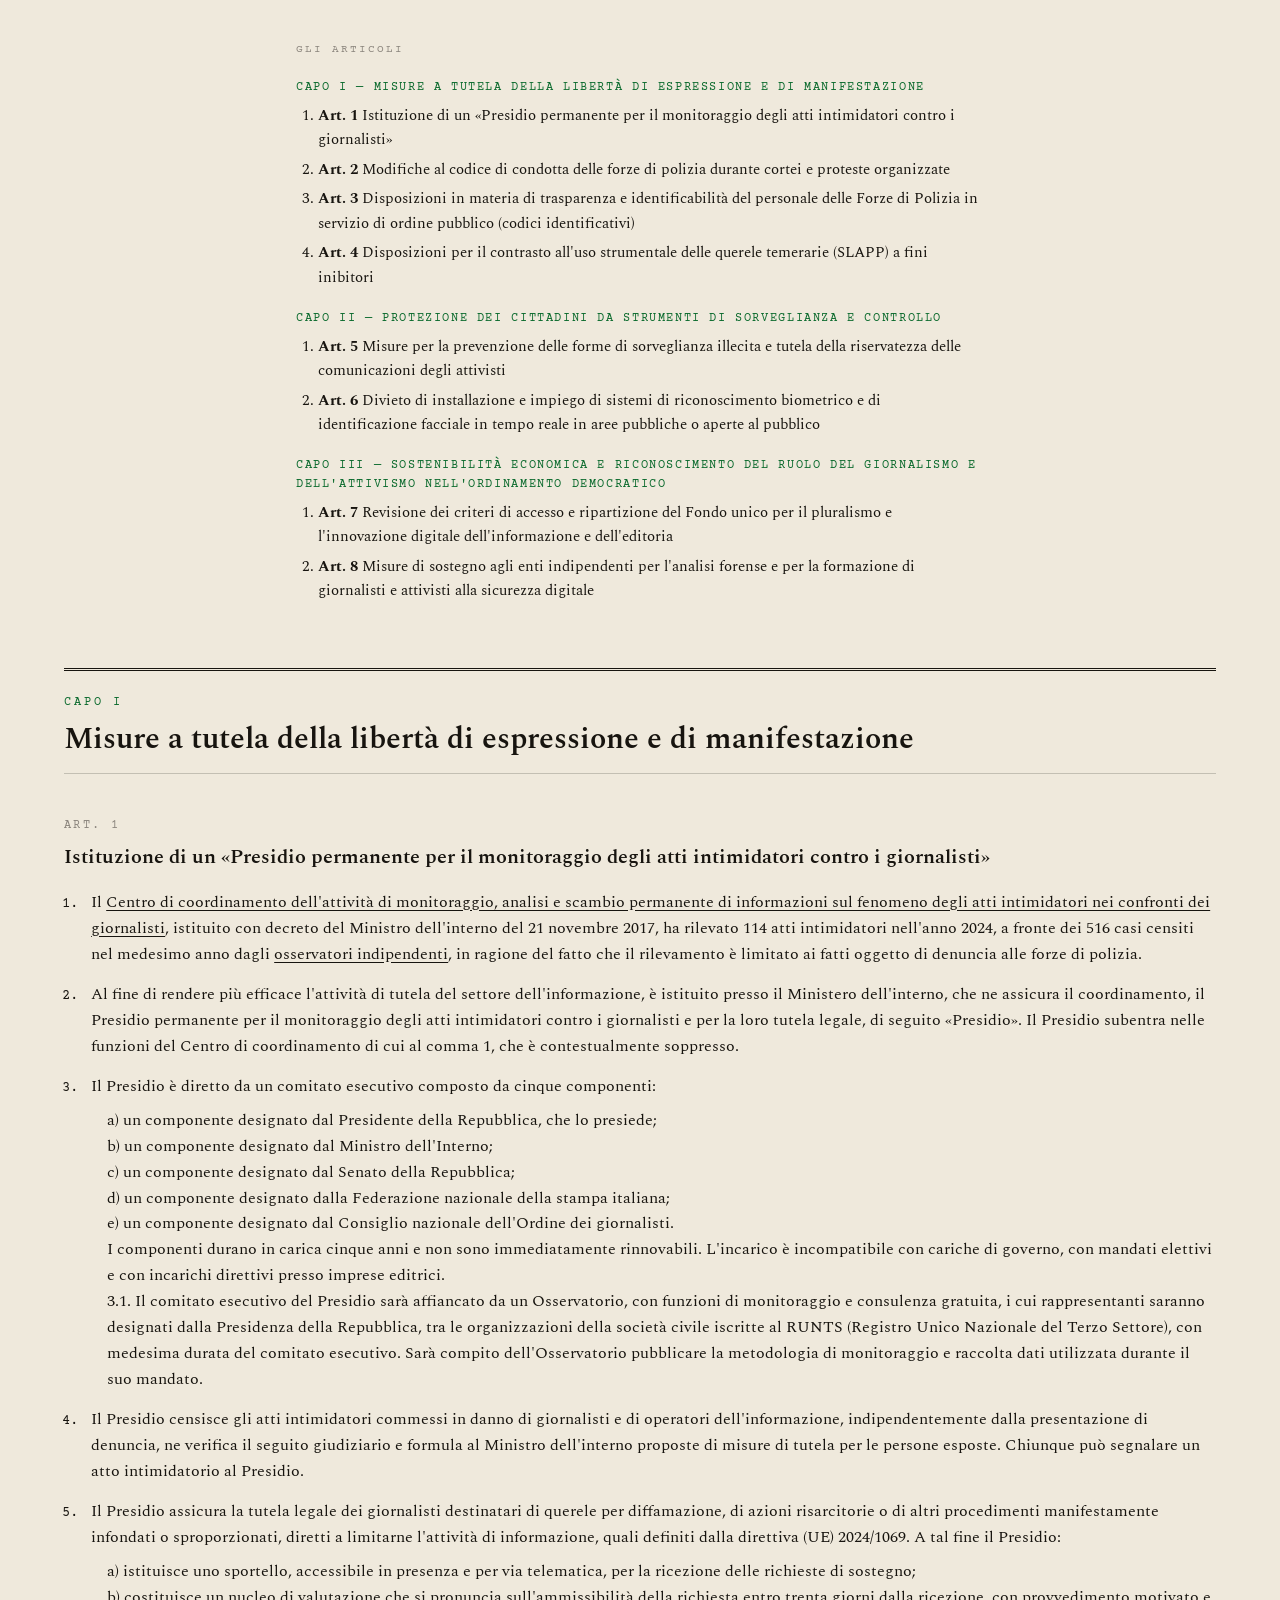
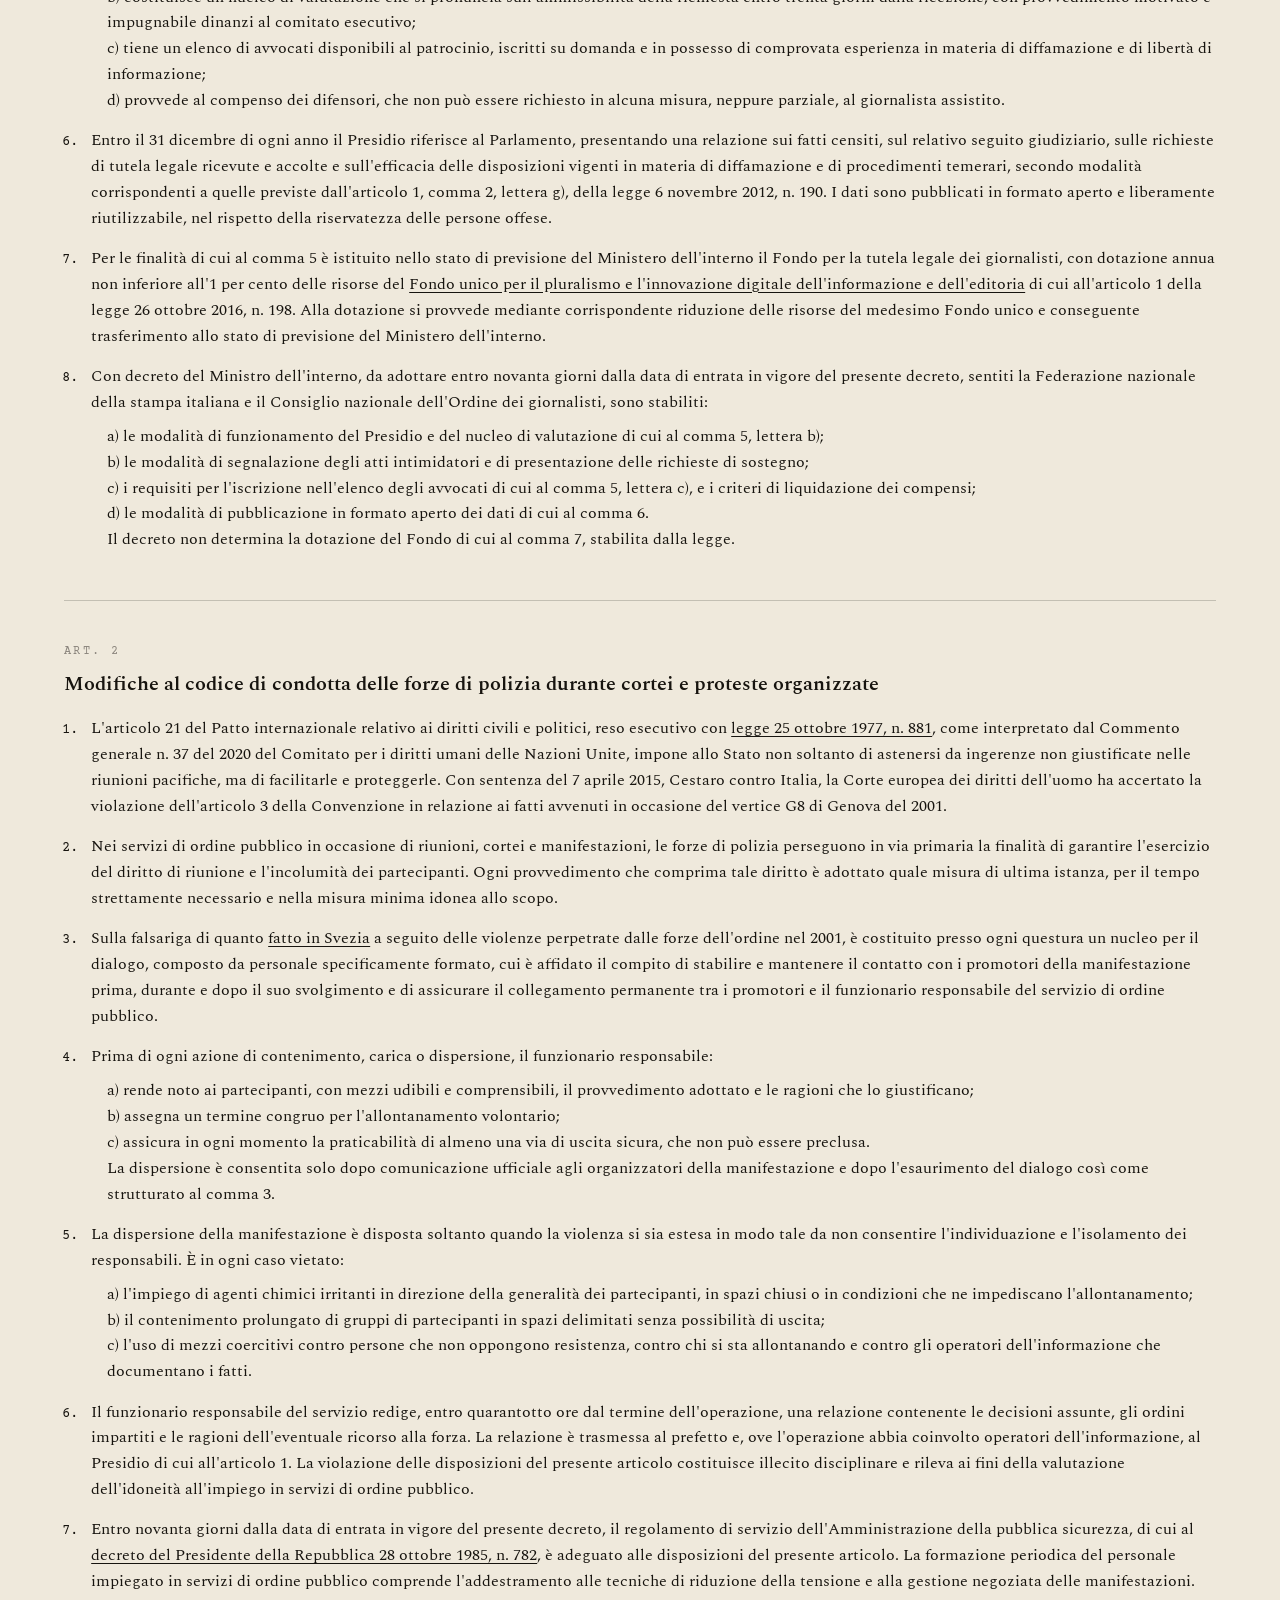
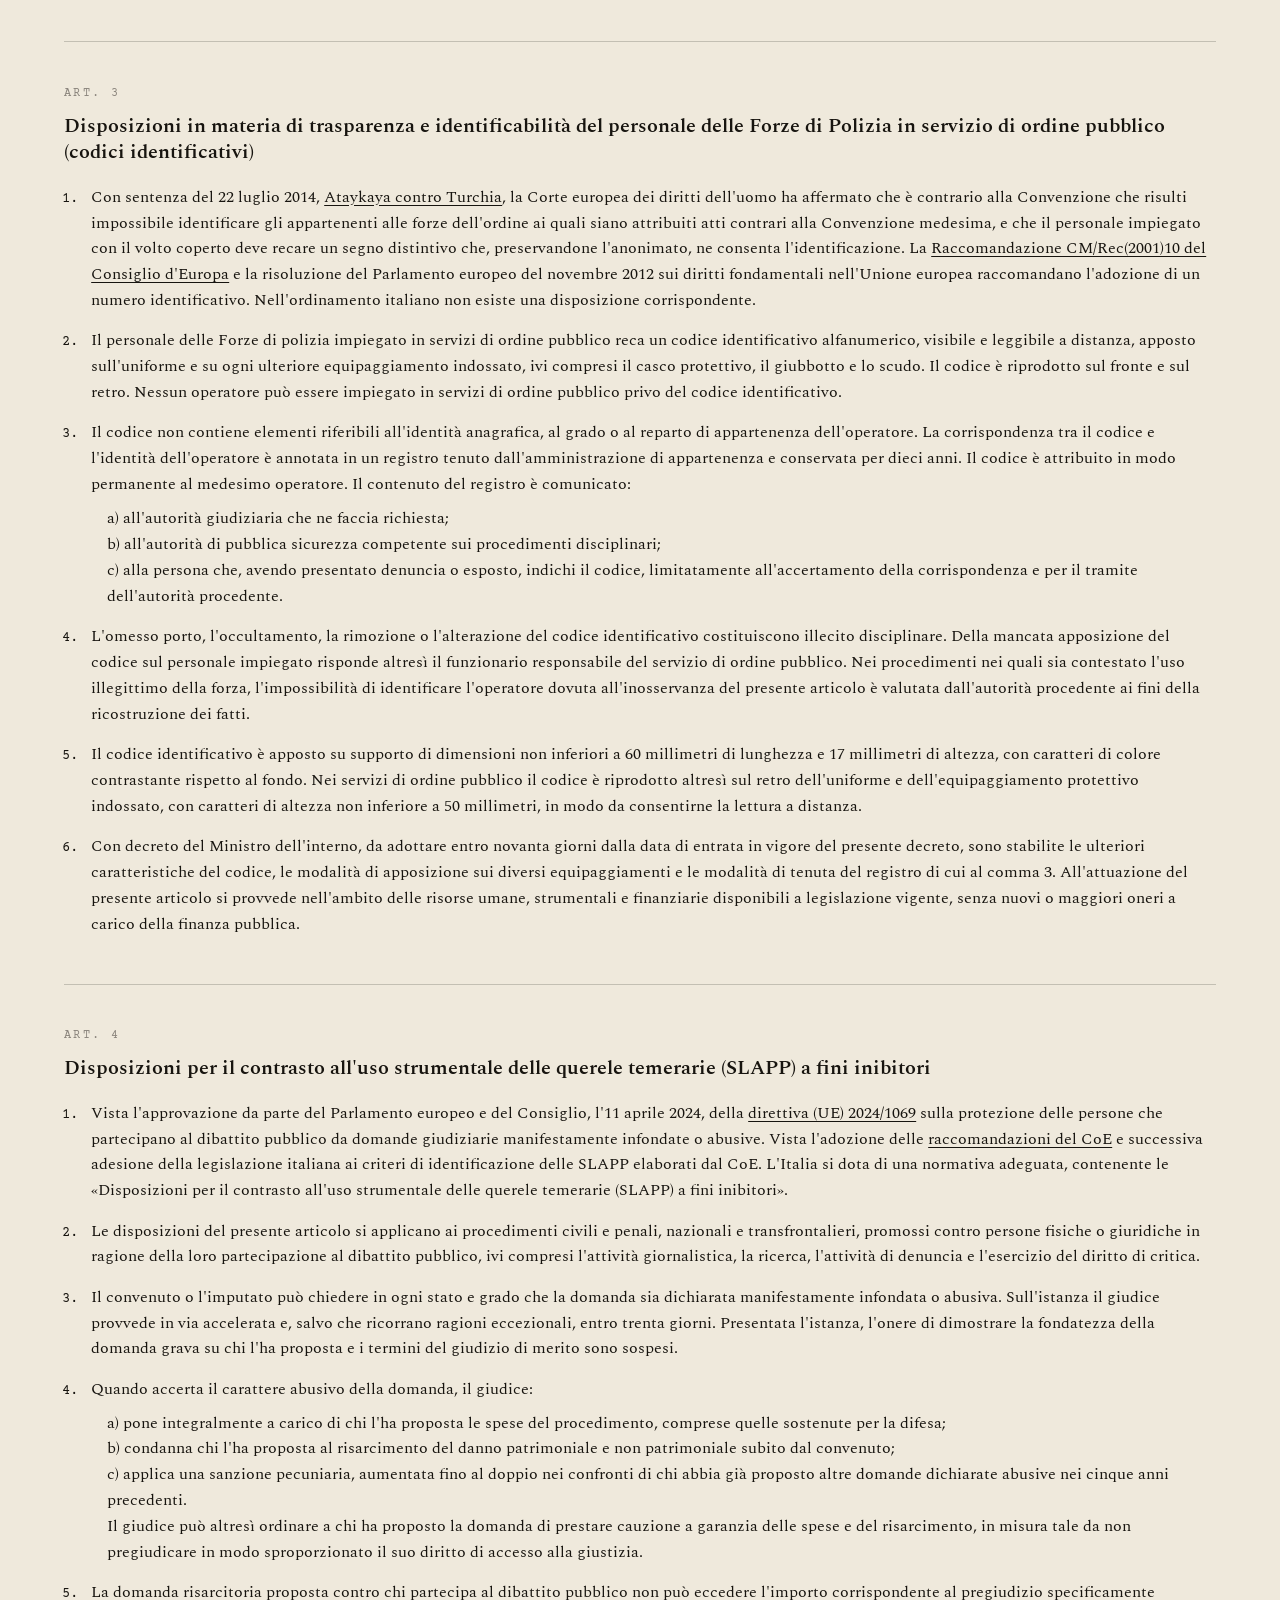
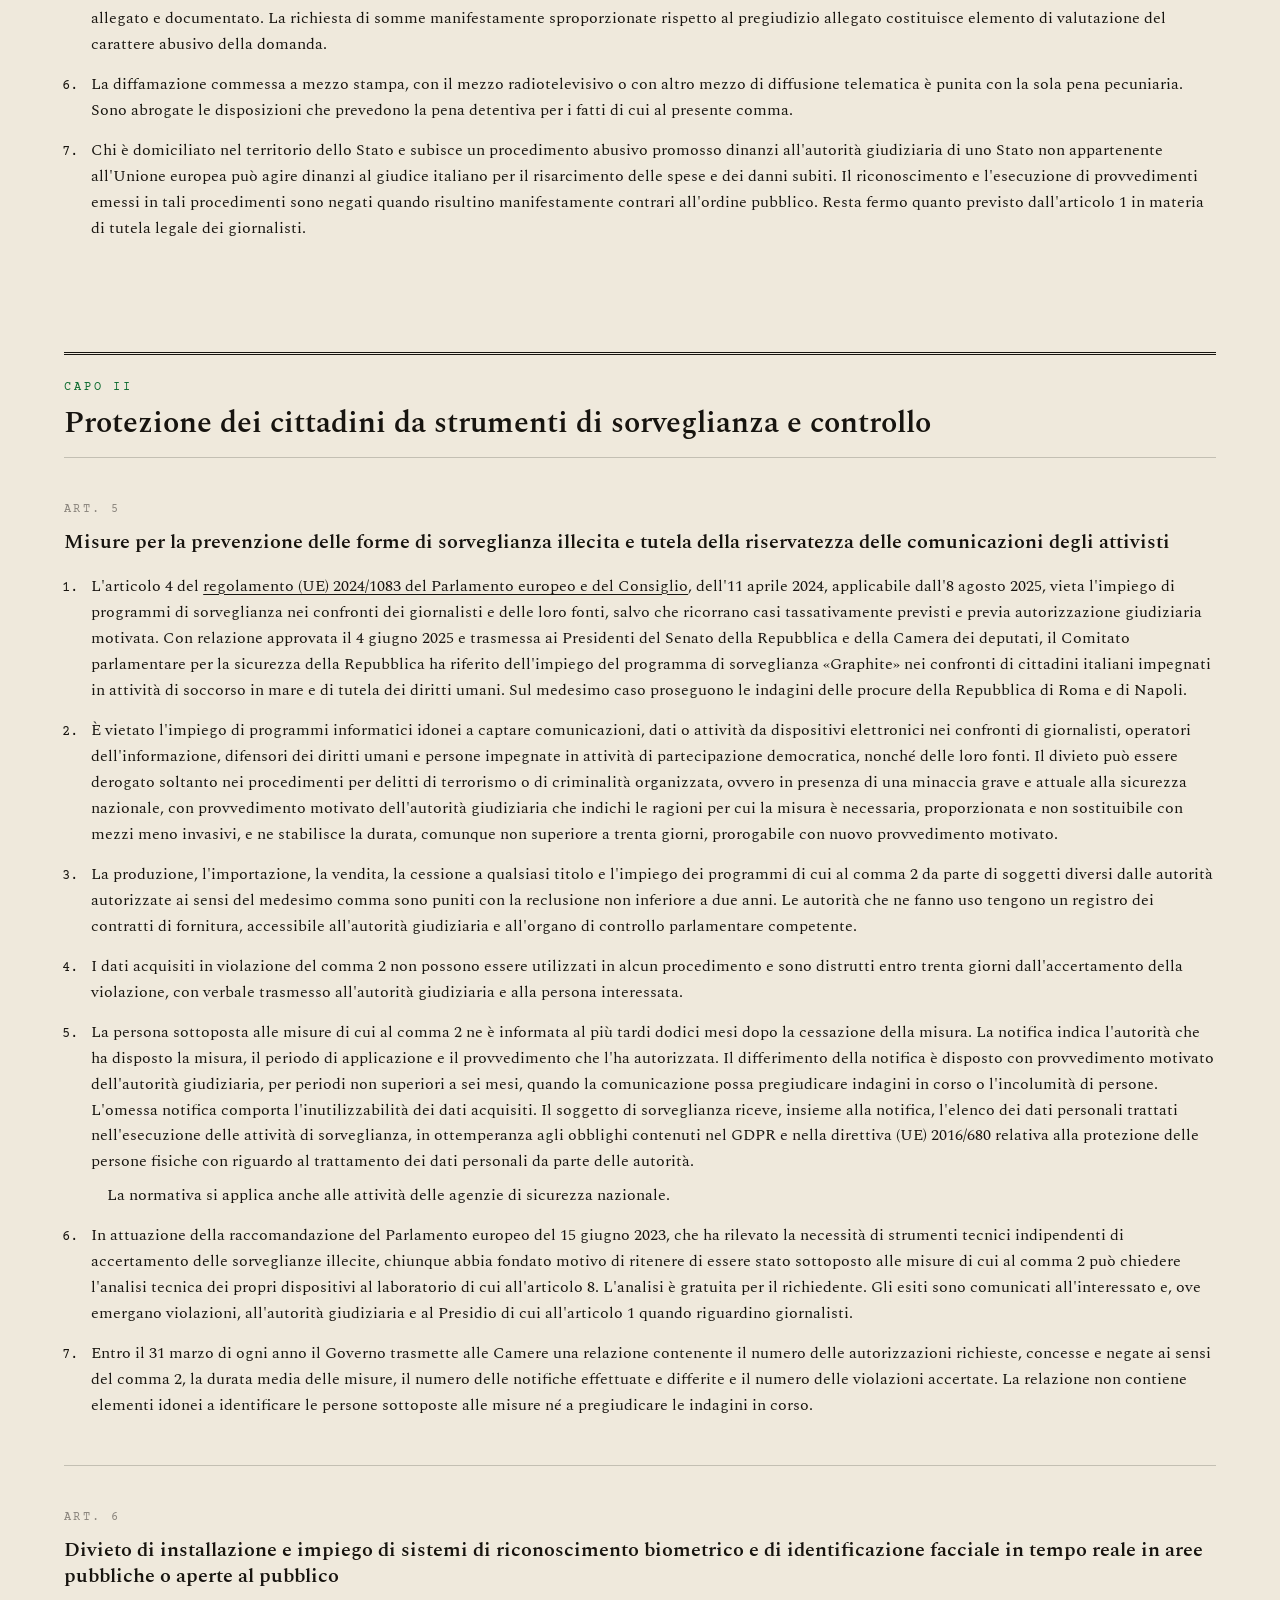
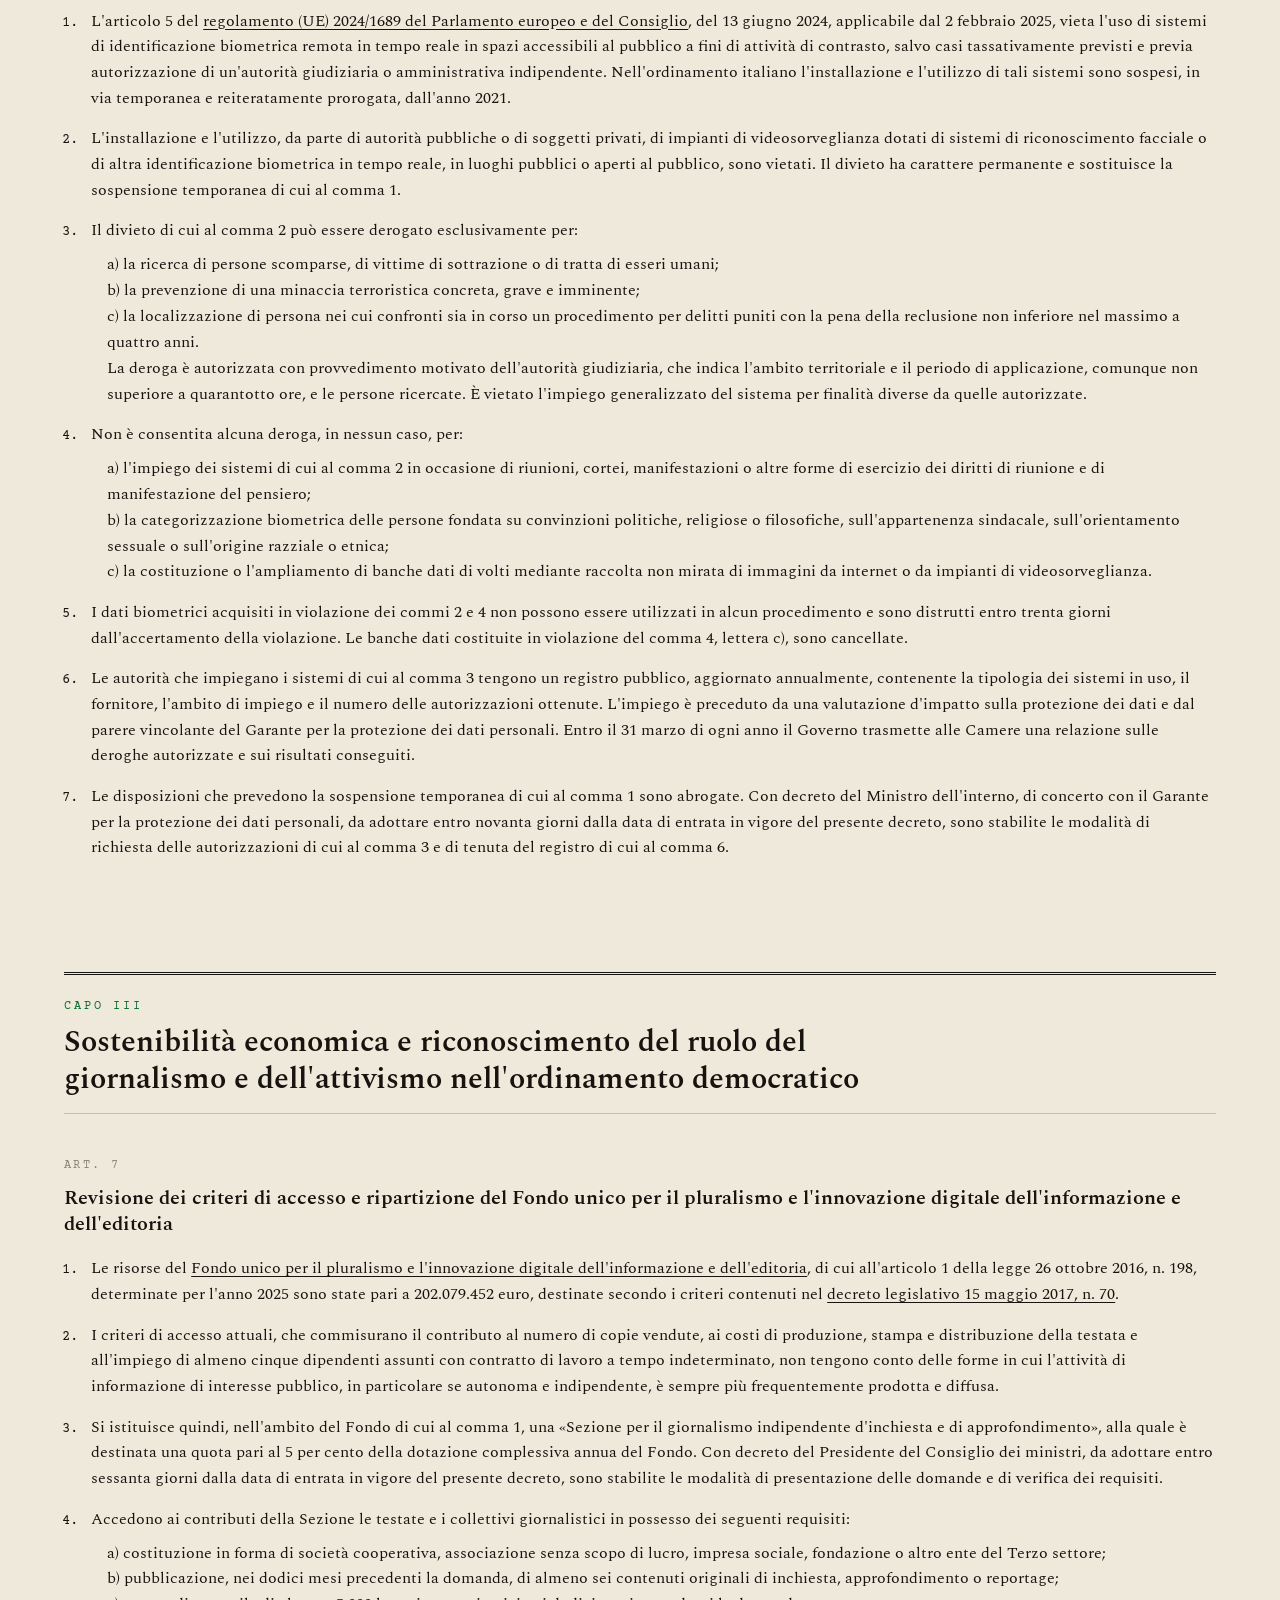
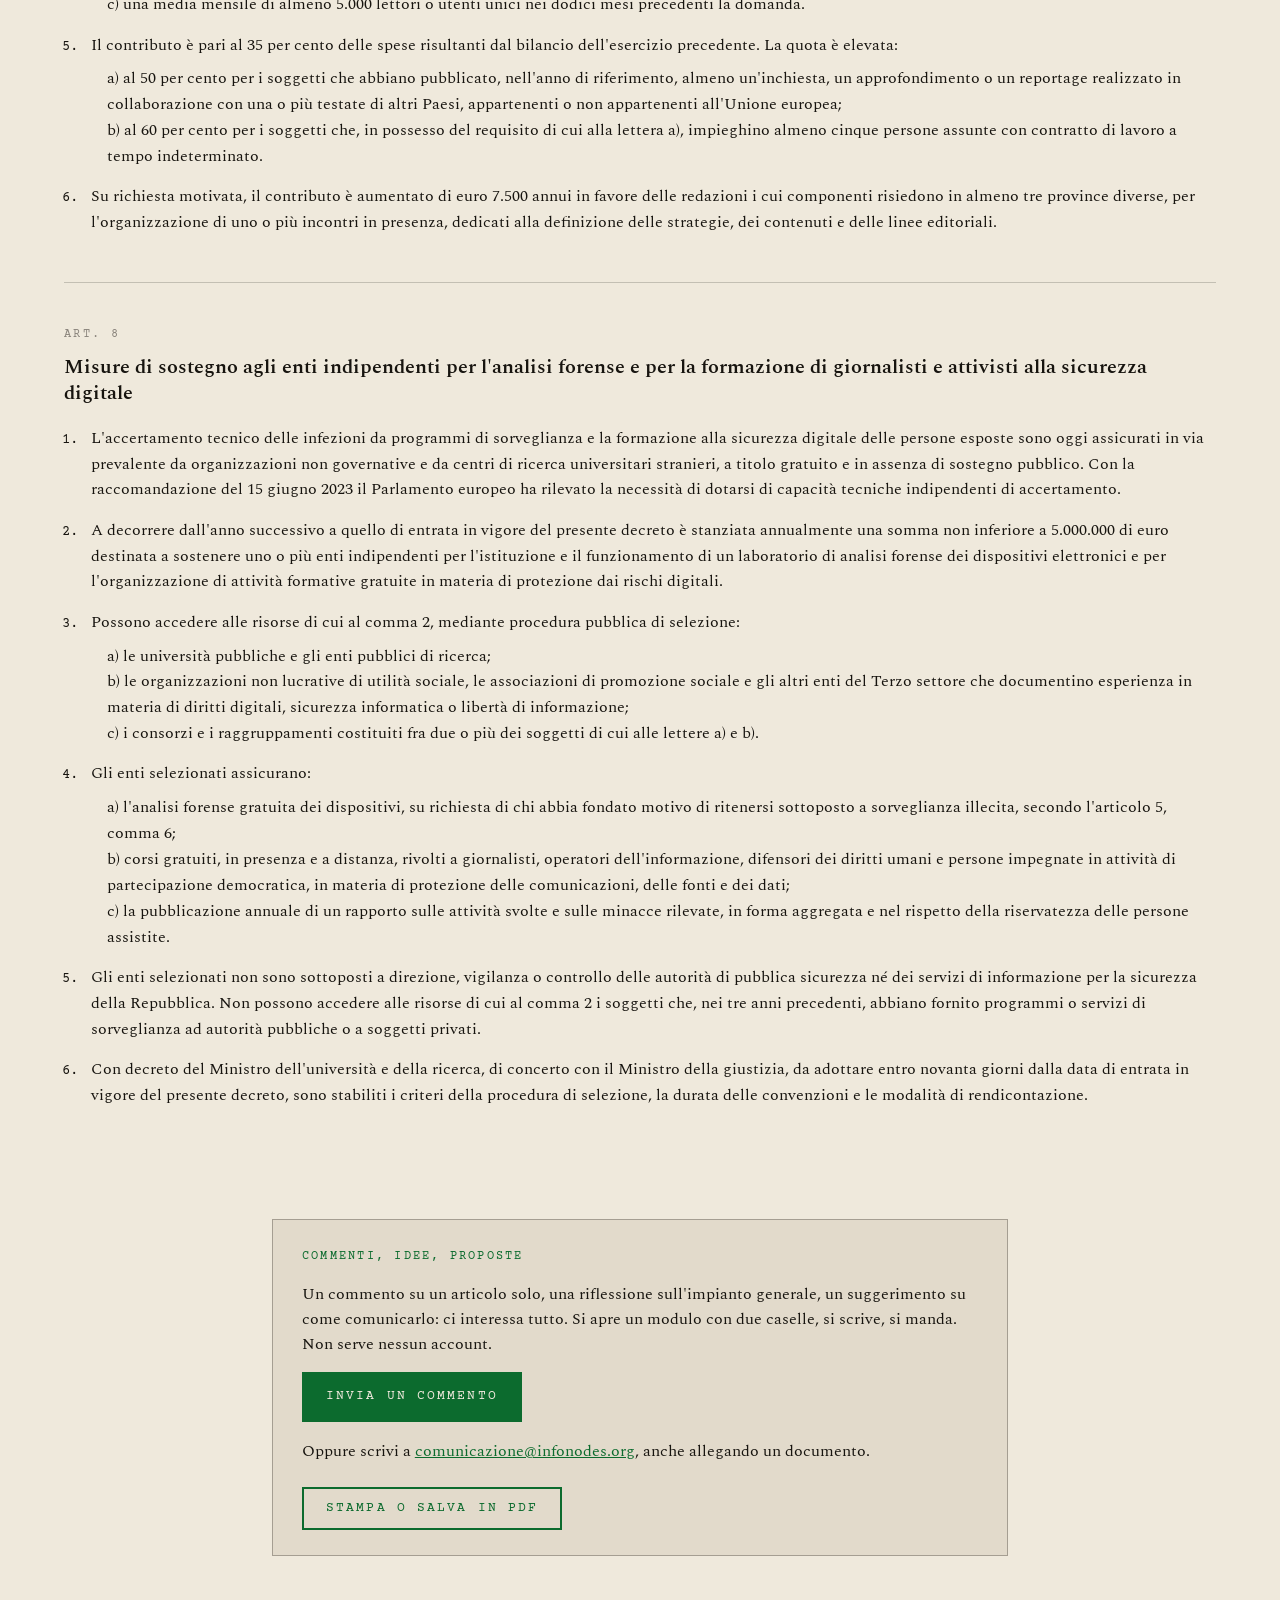
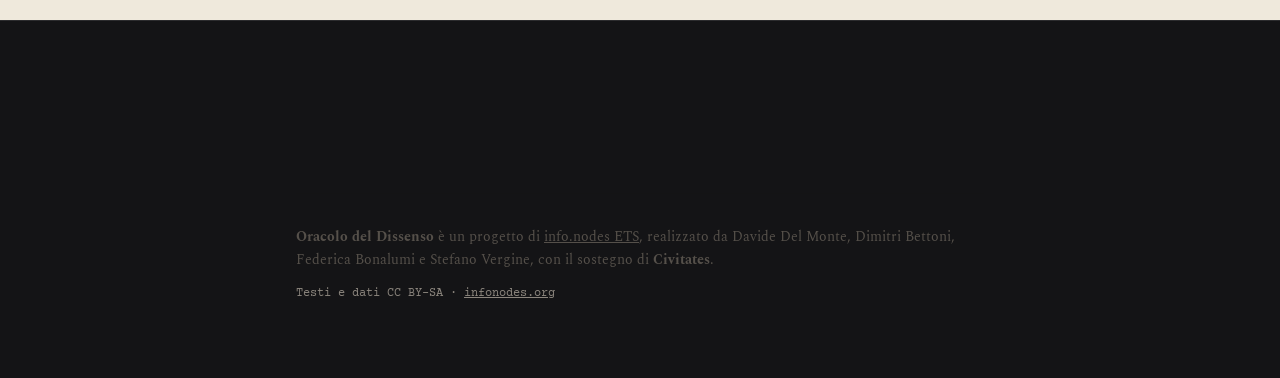
<file: decreto.html>
<!doctype html>
<html lang="it">
<head>
<meta charset="utf-8">
<meta name="viewport" content="width=device-width, initial-scale=1">
<meta name="robots" content="noindex, nofollow">
<title>DDL Vera Sicurezza — testo in consultazione</title>
<meta name="description" content="Otto articoli per proteggere chi informa e chi protesta. Bozza in consultazione con le organizzazioni partner: si commenta articolo per articolo.">
<meta property="og:title" content="DDL Vera Sicurezza — testo in consultazione">
<meta property="og:description" content="Otto articoli per proteggere chi informa e chi protesta. Bozza in consultazione: ogni articolo si può commentare.">
<meta property="og:type" content="article">
<link rel="preconnect" href="https://fonts.googleapis.com">
<link rel="preconnect" href="https://fonts.gstatic.com" crossorigin>
<link href="https://fonts.googleapis.com/css2?family=Archivo+Black&family=Spectral:ital,wght@0,400;0,600;1,400&family=Courier+Prime:ital,wght@0,400;0,700;1,400&display=swap" rel="stylesheet">
<link rel="stylesheet" href="css/style.css?v=202611101118">
</head>
<body class="pagina-carta">

<div class="avanzamento"><span id="barra"></span></div>

<!-- Pagina nata il 02/10/2026: il solo decreto, staccato dall'Oracolo, da far
     girare fra le organizzazioni partner per raccoglierne i commenti. Vive da
     sola — nessun collegamento dalle altre pagine del sito — e resta fuori dai
     motori di ricerca finché i testi sono bozze. -->
<nav class="nav visibile" id="nav" aria-label="Pagina">
  <a class="area__back" href="https://www.infonodes.org/">← info<span>.nodes</span></a>
  <ul class="nav__voci">
    <li><a href="#commenta" class="nav__cta">Invia un commento</a></li>
  </ul>
</nav>

<main id="contenuto"></main>

<footer class="chiusura chiusura--carta">
  <div class="colonna">
    <div class="crediti">
      <p><strong>Oracolo del Dissenso</strong> è un progetto di
        <a href="https://www.infonodes.org">info.nodes ETS</a>, realizzato da
        Davide Del Monte, Dimitri Bettoni, Federica Bonalumi e Stefano Vergine,
        con il sostegno di <strong>Civitates</strong>.</p>
      <p class="crediti__licenza">Testi e dati CC BY-SA ·
        <a href="https://www.infonodes.org">infonodes.org</a></p>
    </div>
  </div>
</footer>

<script src="js/decreto.js?v=202611101118"></script>
</body>
</html>
</file>
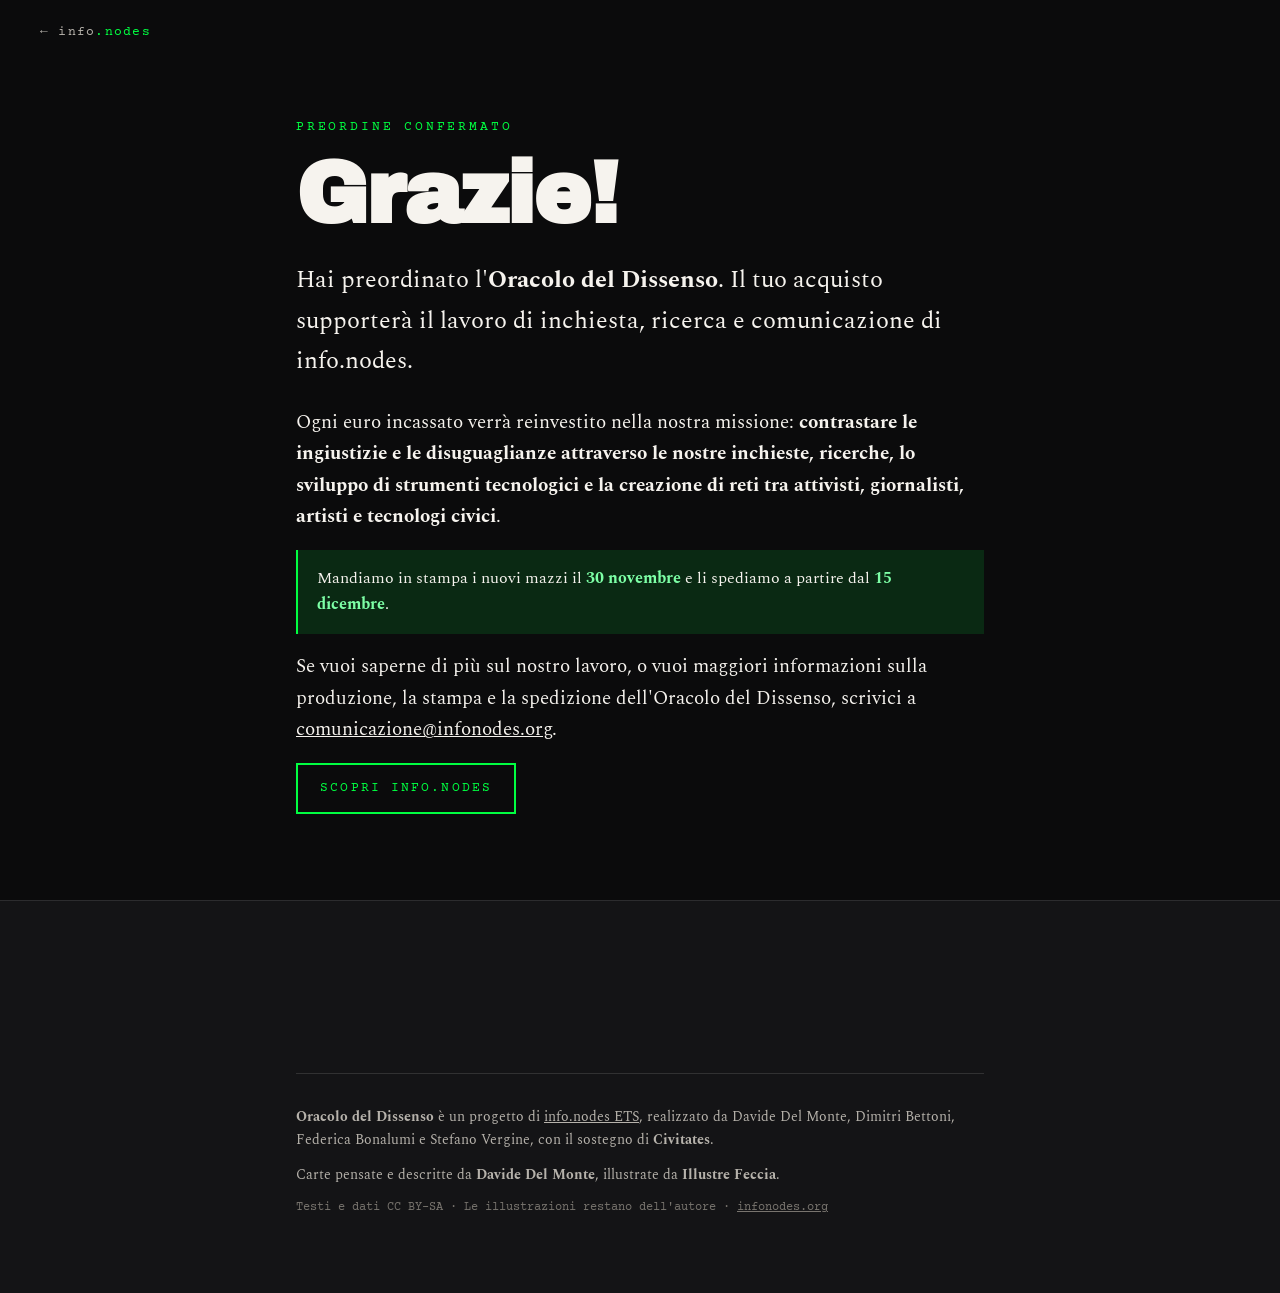
<file: grazie.html>
<!doctype html>
<html lang="it">
<head>
<meta charset="utf-8">
<meta name="viewport" content="width=device-width, initial-scale=1">
<meta name="robots" content="noindex, nofollow">
<title>Grazie — Oracolo del Dissenso</title>
<meta name="description" content="Grazie per aver preordinato l'Oracolo del Dissenso. Ogni mazzo sostiene le inchieste, le ricerche e i laboratori di info.nodes.">
<link rel="preconnect" href="https://fonts.googleapis.com">
<link rel="preconnect" href="https://fonts.gstatic.com" crossorigin>
<link href="https://fonts.googleapis.com/css2?family=Archivo+Black&family=Spectral:ital,wght@0,400;0,600;1,400&family=Courier+Prime:ital,wght@0,400;0,700;1,400&display=swap" rel="stylesheet">
<link rel="stylesheet" href="css/style.css?v=202611101118">
</head>
<body>

<!-- In alto a sinistra lo stesso pulsante testuale delle altre pagine
     («← info.nodes»): da qui si torna alla home del sito info.nodes. -->
<a class="area__back" href="https://www.infonodes.org/">← info<span>.nodes</span></a>

<main id="contenuto" class="grazie">
  <div class="colonna grazie__box">

    <p class="occhiello">Preordine confermato</p>
    <h1 class="titolo-grosso">Grazie!</h1>

    <p class="lead">Hai preordinato l'<strong>Oracolo del Dissenso</strong>. Il tuo
      acquisto supporterà il lavoro di inchiesta, ricerca e comunicazione di
      info.nodes.</p>

    <p>Ogni euro incassato verrà reinvestito nella nostra missione:
      <strong>contrastare le ingiustizie e le disuguaglianze attraverso le nostre
      inchieste, ricerche, lo sviluppo di strumenti tecnologici e la creazione di
      reti tra attivisti, giornalisti, artisti e tecnologi civici</strong>.</p>

    <p class="avviso">Mandiamo in stampa i nuovi mazzi il <strong>30 novembre</strong>
      e li spediamo a partire dal <strong>15 dicembre</strong>.</p>

    <p>Se vuoi saperne di più sul nostro lavoro, o vuoi maggiori informazioni sulla
      produzione, la stampa e la spedizione dell'Oracolo del Dissenso, scrivici a
      <a href="mailto:comunicazione@infonodes.org?subject=Preordine%20Oracolo%20del%20Dissenso">comunicazione@infonodes.org</a>.</p>

    <p class="grazie__azioni">
      <a class="btn btn--ghost" href="https://www.infonodes.org/">Scopri info.nodes</a>
    </p>

  </div>
</main>

<footer class="chiusura">
  <div class="colonna">
    <div class="crediti">
      <p><strong>Oracolo del Dissenso</strong> è un progetto di
        <a href="https://www.infonodes.org">info.nodes ETS</a>, realizzato da
        Davide Del Monte, Dimitri Bettoni, Federica Bonalumi e Stefano Vergine,
        con il sostegno di <strong>Civitates</strong>.</p>
      <p>Carte pensate e descritte da <strong>Davide Del Monte</strong>,
        illustrate da <strong>Illustre Feccia</strong>.</p>
      <p class="crediti__licenza">Testi e dati CC BY-SA · Le illustrazioni restano
        dell'autore · <a href="https://www.infonodes.org">infonodes.org</a></p>
    </div>
  </div>
</footer>

</body>
</html>
</file>
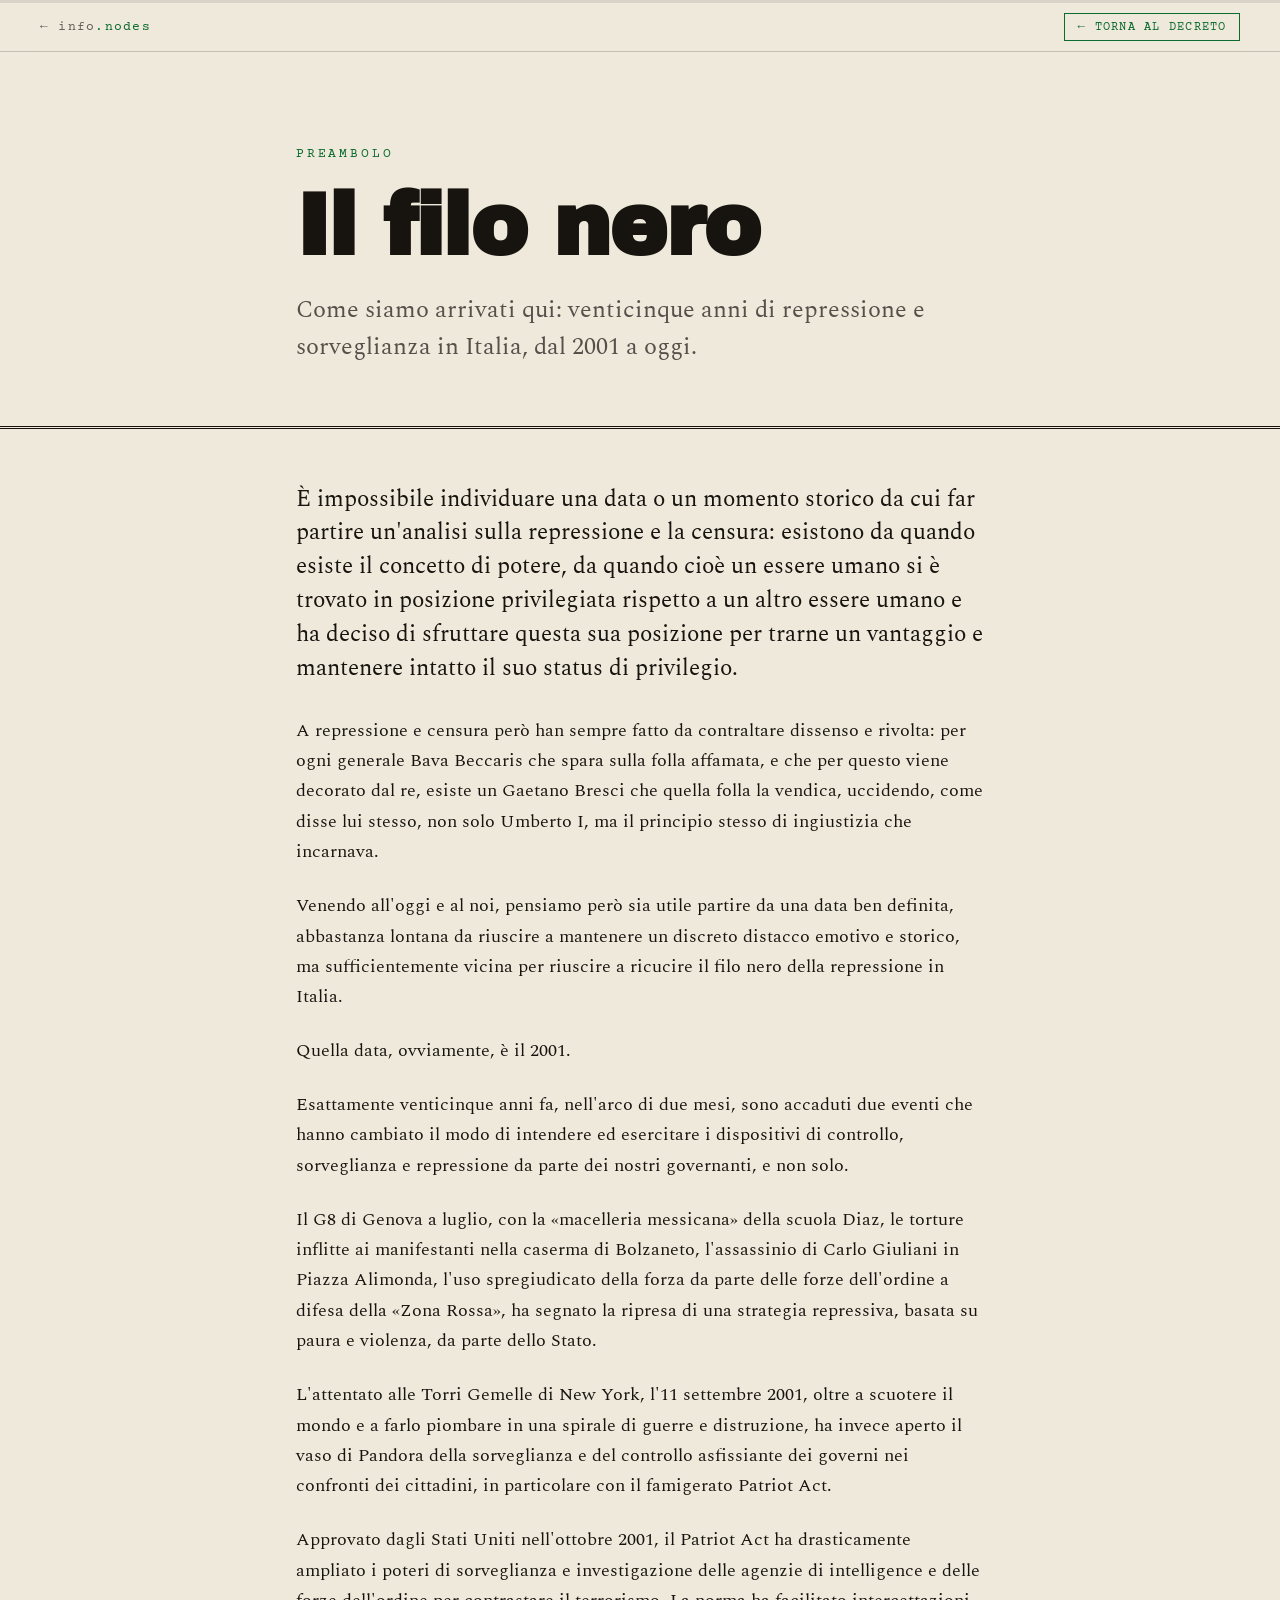
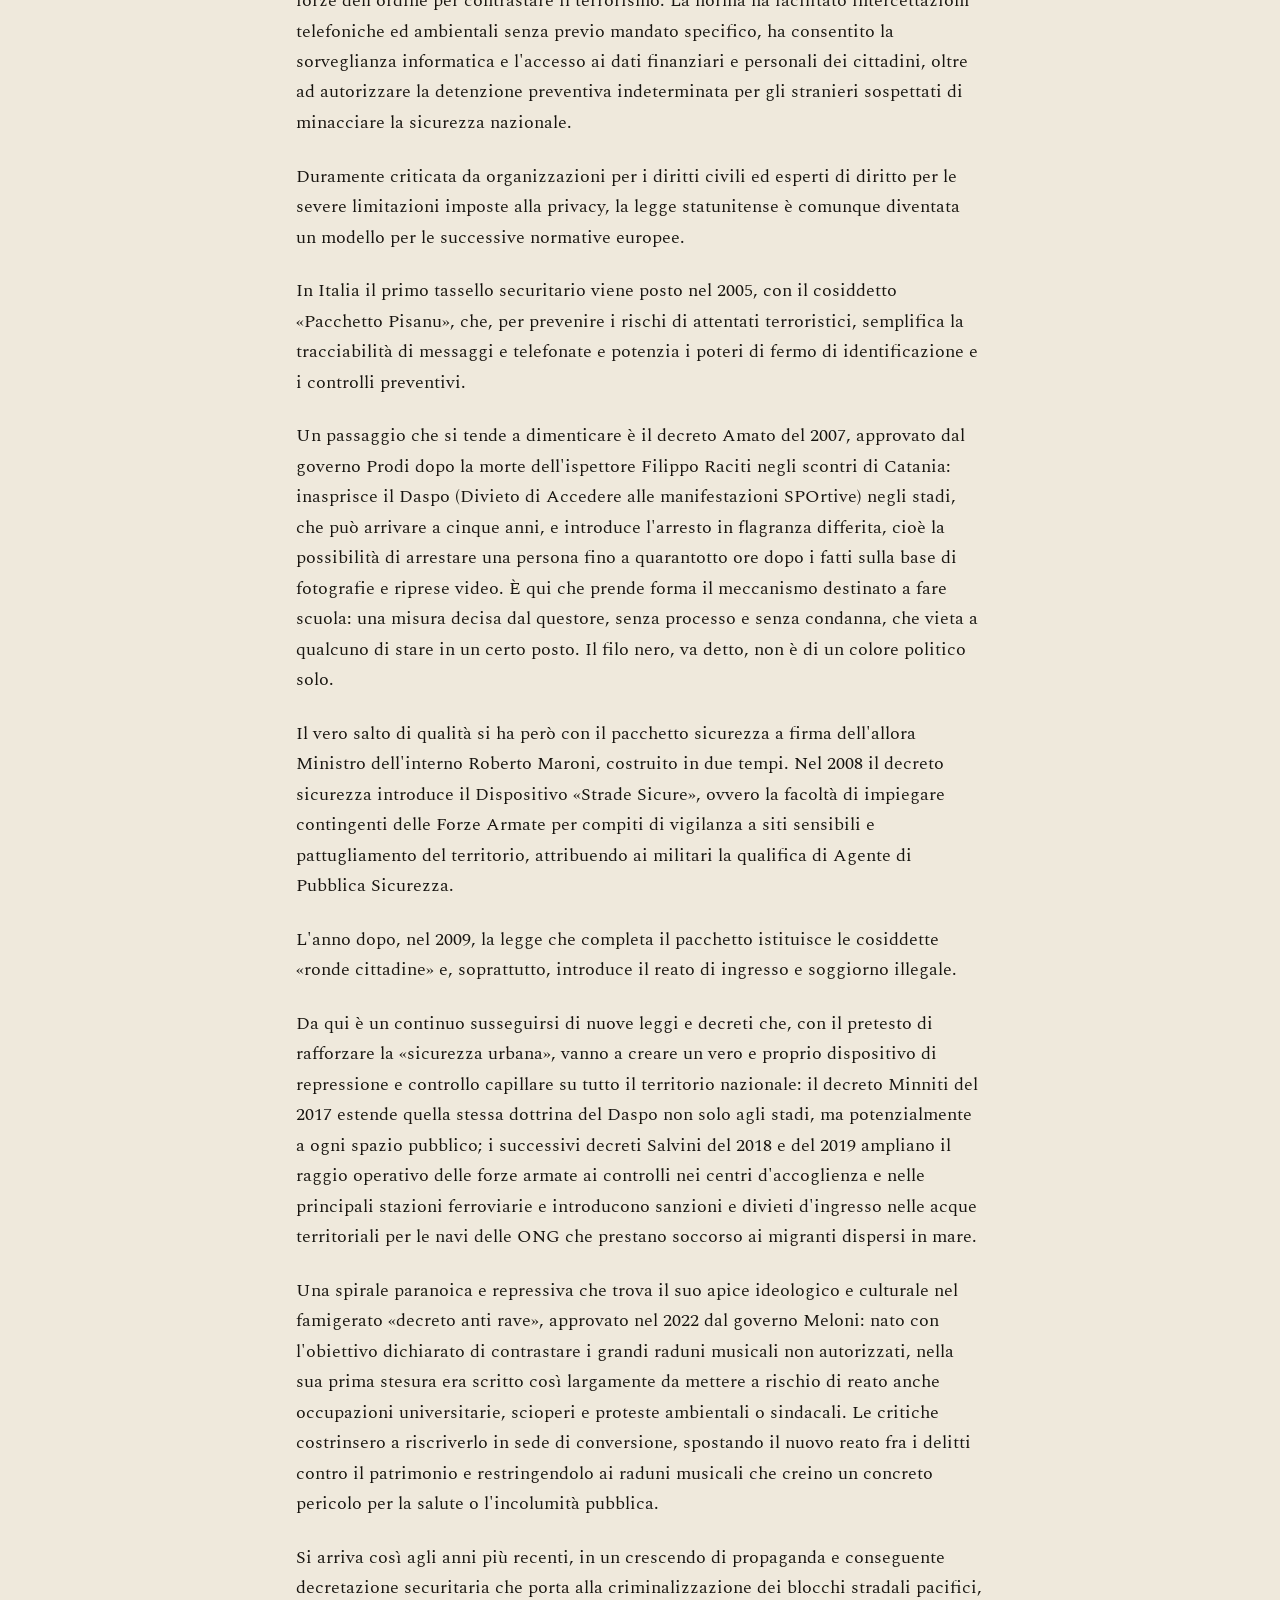
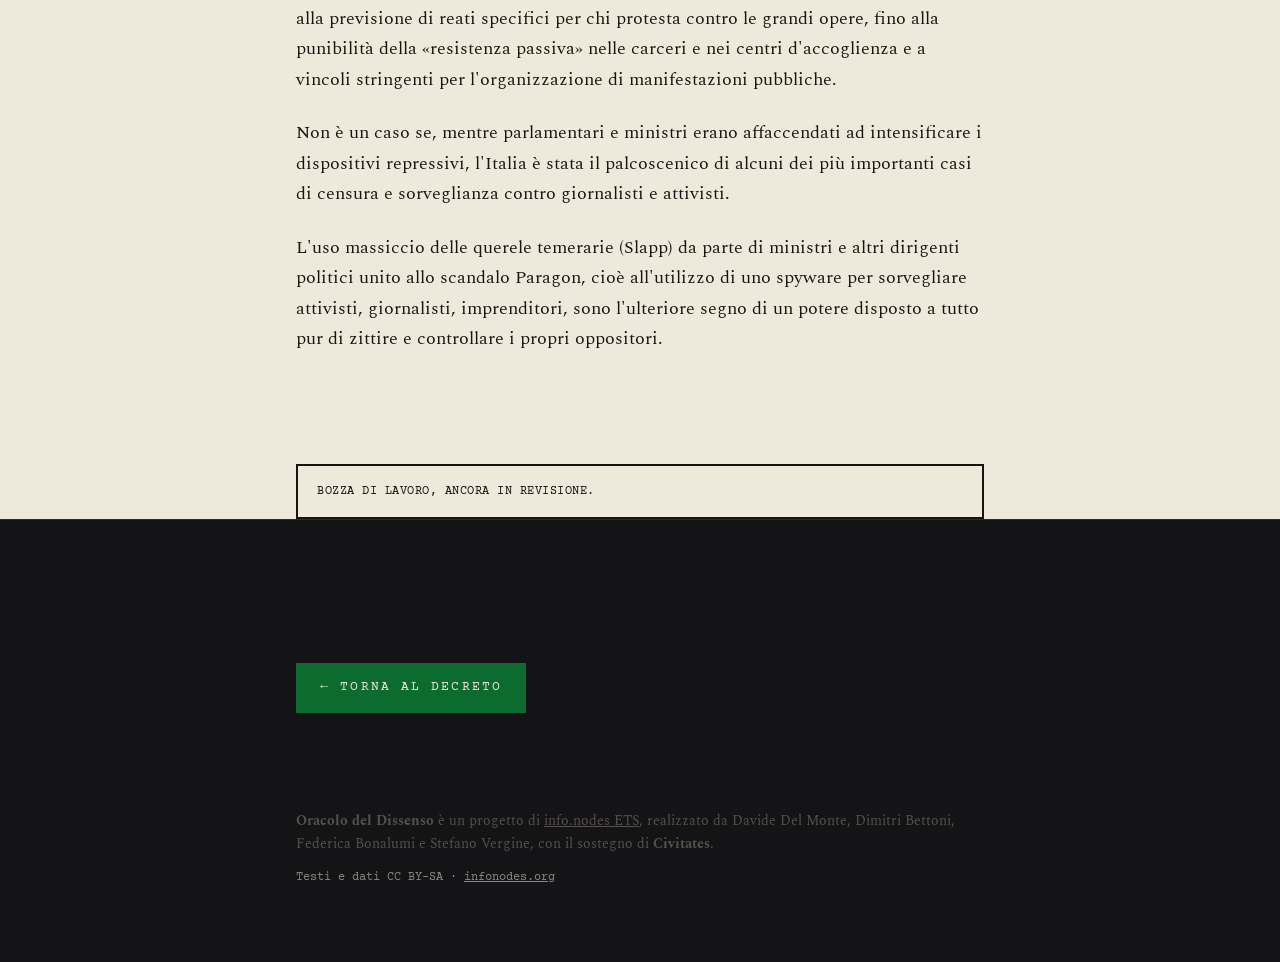
<file: preambolo.html>
<!doctype html>
<html lang="it">
<head>
<meta charset="utf-8">
<meta name="viewport" content="width=device-width, initial-scale=1">
<meta name="robots" content="noindex, nofollow">
<title>Il filo nero — Oracolo del Dissenso</title>
<meta name="description" content="Venticinque anni di repressione, sorveglianza e censura in Italia: dal G8 di Genova e dal Patriot Act fino ai decreti sicurezza di oggi.">
<link rel="preconnect" href="https://fonts.googleapis.com">
<link rel="preconnect" href="https://fonts.gstatic.com" crossorigin>
<link href="https://fonts.googleapis.com/css2?family=Archivo+Black&family=Spectral:ital,wght@0,400;0,600;1,400&family=Courier+Prime:ital,wght@0,400;0,700;1,400&display=swap" rel="stylesheet">
<link rel="stylesheet" href="css/style.css?v=202611101118">
</head>
<body class="pagina-carta">

<div class="avanzamento"><span id="barra"></span></div>

<nav class="nav visibile" id="nav" aria-label="Sezioni">
  <a class="area__back" href="https://www.infonodes.org/">← info<span>.nodes</span></a>
  <ul class="nav__voci">
    <li><a href="index.html#vera-sicurezza" class="nav__cta">← Torna al decreto</a></li>
  </ul>
</nav>

<main id="contenuto"></main>

<footer class="chiusura chiusura--carta">
  <div class="colonna">
    <p class="chiusura__azioni">
      <a class="btn" href="index.html#vera-sicurezza">← Torna al decreto</a>
    </p>
    <div class="crediti">
      <p><strong>Oracolo del Dissenso</strong> è un progetto di
        <a href="https://www.infonodes.org">info.nodes ETS</a>, realizzato da
        Davide Del Monte, Dimitri Bettoni, Federica Bonalumi e Stefano Vergine,
        con il sostegno di <strong>Civitates</strong>.</p>
      <p class="crediti__licenza">Testi e dati CC BY-SA ·
        <a href="https://www.infonodes.org">infonodes.org</a></p>
    </div>
  </div>
</footer>

<script src="js/preambolo.js?v=202611101118"></script>
</body>
</html>
</file>
<file: css/style.css>
/* ============================================================
   ORACOLO DEL DISSENSO — info.nodes
   Sistema visivo: inchiostro nero + carta + un solo accento verde fosforo.
   Deriva dalle illustrazioni di Illustre Feccia: bianco e nero,
   pennarello, alto contrasto, stampa zine.
   ============================================================ */

:root {
  /* superfici */
  --nero:      #0b0b0c;
  --nero-2:    #141416;
  --nero-3:    #1e1e21;
  --carta:     #efe9dc;
  --carta-2:   #e2dacb;

  /* inchiostri */
  --bianco:    #f6f3ee;
  --bianco-2:  #b6b2ab;   /* testo secondario su scuro */
  --bianco-3:  #78746e;   /* testo terziario su scuro */
  --scuro:     #17140f;   /* testo su carta */
  --scuro-2:   #55504a;
  --scuro-3:   #8b857d;

  /* accento unico — verde fosforo da terminale, lo stesso di MARLA */
  --verde:       #00ff41;
  --verde-2:     #7dffa6;   /* verde tenue, per il testo enfatizzato */
  --verde-op:    rgba(0, 255, 65, .12);
  --verde-carta: #0c6b2e;   /* verde scuro: l'unico leggibile sul fondo chiaro */

  /* tipografia */
  --display: 'Archivo Black', 'Arial Black', Impact, sans-serif;
  --serif:   'Spectral', Georgia, 'Times New Roman', serif;
  --mono:    'Courier Prime', 'Courier New', monospace;

  /* Linee, bordi e piste dei grafici: velature di bianco sul fondo scuro.
     Sono variabili perché il tema chiaro le ribalta tutte insieme. */
  --l04: rgba(255,255,255,.04);
  --l08: rgba(255,255,255,.08);
  --l10: rgba(255,255,255,.1);
  --l12: rgba(255,255,255,.12);
  --l14: rgba(255,255,255,.14);
  --l15: rgba(255,255,255,.15);
  --l16: rgba(255,255,255,.16);
  --l18: rgba(255,255,255,.18);
  --l20: rgba(255,255,255,.2);
  --l25: rgba(255,255,255,.25);
  --l28: rgba(255,255,255,.28);
  --l30: rgba(255,255,255,.3);
  --l35: rgba(255,255,255,.35);

  --velo-nav: rgba(11,11,12,.86);
  --neutro:   #5c5a58;   /* barre delle risposte non significative */

  /* misure */
  --colonna: 46rem;
  --largo:   78rem;
  --bordo:   2px solid currentColor;
}

/* ============================================================
   TEMA CHIARO — pagina dei dati, per leggere alla luce e per stampare
   Ribalta solo le variabili: nessuna regola va riscritta due volte.
   ============================================================ */

.chiaro {
  --nero:     #ffffff;
  --nero-2:   #f4f1ea;
  --nero-3:   #eae5da;
  --bianco:   #17140f;
  --bianco-2: #4a463f;
  --bianco-3: #6f6a62;
  --verde:    var(--verde-carta);
  --verde-2:  #0c6b2e;
  --verde-op: rgba(12, 107, 46, .08);
  --velo-nav: rgba(255,255,255,.92);
  --neutro:   #b3aea4;

  --l04: rgba(23,20,15,.04);
  --l08: rgba(23,20,15,.09);
  --l10: rgba(23,20,15,.12);
  --l12: rgba(23,20,15,.14);
  --l14: rgba(23,20,15,.16);
  --l15: rgba(23,20,15,.17);
  --l16: rgba(23,20,15,.18);
  --l18: rgba(23,20,15,.2);
  --l20: rgba(23,20,15,.22);
  --l25: rgba(23,20,15,.28);
  --l28: rgba(23,20,15,.3);
  --l30: rgba(23,20,15,.32);
  --l35: rgba(23,20,15,.38);
}
.chiaro .btn {
  border-color: var(--verde-carta);
  background: var(--verde-carta);
  color: #fff;
}
.chiaro .btn:hover { background: transparent; color: var(--verde-carta); }

* { box-sizing: border-box; }

html { scroll-behavior: smooth; }
@media (prefers-reduced-motion: reduce) { html { scroll-behavior: auto; } }

body {
  margin: 0;
  background: var(--nero);
  color: var(--bianco);
  font-family: var(--serif);
  font-size: clamp(1.05rem, .55rem + .8vw, 1.2rem);
  line-height: 1.62;
  -webkit-font-smoothing: antialiased;
  overflow-x: hidden;
}

img { max-width: 100%; display: block; }
a { color: inherit; }

.sr-only {
  position: absolute; width: 1px; height: 1px; padding: 0; margin: -1px;
  overflow: hidden; clip: rect(0 0 0 0); white-space: nowrap; border: 0;
}

/* ---------- elementi ricorrenti ---------- */

.colonna {
  max-width: var(--colonna);
  margin-inline: auto;
  padding-inline: 1.5rem;
}
.colonna--stretta { max-width: 38rem; }

.occhiello {
  font-family: var(--mono);
  font-size: .8rem;
  letter-spacing: .22em;
  text-transform: uppercase;
  color: var(--verde);
  margin: 0 0 1.4rem;
}
.capitolo--carta .occhiello { color: var(--verde-carta); }

.titolo-grosso {
  font-family: var(--display);
  font-size: clamp(2.6rem, 1rem + 6vw, 5.4rem);
  line-height: .92;
  letter-spacing: -.02em;
  margin: 0 0 1.6rem;
  text-wrap: balance;
}

.lead {
  font-size: 1.28em;
  line-height: 1.5;
  color: var(--bianco);
}
/* ovunque il fondo sia chiaro, l'inchiostro torna scuro */
.capitolo--carta .lead, .pagina-carta .lead { color: var(--scuro); }

.btn, .btn-ghost {
  display: inline-block;
  font-family: var(--mono);
  font-size: .82rem;
  letter-spacing: .16em;
  text-transform: uppercase;
  text-decoration: none;
  padding: .95em 1.7em;
  border: 2px solid var(--verde);
  background: var(--verde);
  color: var(--nero);
  cursor: pointer;
  transition: background .15s, color .15s;
}
.btn:hover { background: transparent; color: var(--verde); }
.btn--ghost, .btn-ghost {
  background: transparent;
  color: var(--verde);
}
.btn--ghost:hover, .btn-ghost:hover { background: var(--verde); color: var(--nero); }
/* tasto esaurito ("Sold out"): visibile ma spento e non cliccabile.
   Contorno grigio con testo leggibile, invece del verde pieno. */
.btn:disabled, .btn[disabled] {
  background: transparent;
  border-color: rgba(255, 255, 255, .3);
  color: rgba(255, 255, 255, .55);
  cursor: not-allowed;
  pointer-events: none;
}

/* su fondo chiaro il verde fosforo non si legge: serve la variante scura */
.capitolo--carta .btn, .pagina-carta .btn {
  border-color: var(--verde-carta);
  background: var(--verde-carta);
  color: var(--carta);
}
.capitolo--carta .btn:hover, .pagina-carta .btn:hover {
  background: transparent; color: var(--verde-carta);
}

/* ---------- barra di avanzamento ---------- */

.avanzamento {
  position: fixed; inset: 0 0 auto 0; height: 3px; z-index: 60;
  background: var(--l08);
}
.avanzamento span {
  display: block; height: 100%; width: 0;
  background: var(--verde);
}

/* ---------- nav ---------- */

.nav {
  position: fixed; top: 3px; left: 0; right: 0; z-index: 50;
  display: flex; align-items: center; justify-content: space-between;
  gap: 1.5rem;
  padding: .85rem clamp(1rem, 4vw, 2.5rem);
  background: var(--velo-nav);
  backdrop-filter: blur(10px);
  border-bottom: 1px solid var(--l10);
  transform: translateY(-110%);
  transition: transform .35s ease;
}
.nav.visibile { transform: none; }

.nav__logo {
  font-family: var(--display);
  font-size: .95rem; line-height: 1; letter-spacing: -.01em;
  text-decoration: none; color: var(--bianco);
}
.nav__logo span {
  display: block; font-family: var(--mono); font-size: .62rem;
  letter-spacing: .2em; color: var(--verde); margin-top: .3rem;
}
/* dal 08/09/2026 il marchio nella barra e' il logo info.nodes, non piu' la
   scritta: si dimensiona in altezza, la larghezza segue le proporzioni */
.nav__logo img { display: block; height: 1.5rem; width: auto; }
/* il marchio quando non e' un link: stessa faccia, ma non invita a cliccare */
.nav__logo--fermo { cursor: default; }
/* Dal 17/09/2026 in tutte le pagine, al posto del logo, c'e' «← info.nodes»:
   lo stesso pulsante testuale del nuovo sito info.nodes, che riporta alla sua
   home. La definizione (.area__back) sta piu' sotto, con la pagina di acquisto
   che l'ha avuta per prima; qui dentro la barra sta in fila con le voci, quindi
   niente posizione assoluta. */
.nav .area__back { position: static; white-space: nowrap; }
/* il preambolo e' su carta: il grigio chiaro della barra scura li' sparirebbe.
   Stessi valori delle pagine su carta del nuovo sito. */
.pagina-carta .area__back { color: rgba(23,20,15,.66); }
.pagina-carta .area__back span,
.pagina-carta .area__back:hover { color: var(--verde-carta); }
.nav__voci {
  display: flex; align-items: center; gap: 1.6rem;
  list-style: none; margin: 0; padding: 0;
  font-family: var(--mono); font-size: .78rem; letter-spacing: .1em;
  text-transform: uppercase;
}
.nav__voci a { text-decoration: none; color: var(--bianco-2); transition: color .2s; }
.nav__voci a:hover { color: var(--bianco); }

/* la sezione in cui si sta leggendo: verde, con la riga sotto */
.nav__voci a.attivo { color: var(--verde); }
.nav__voci a:not(.nav__cta) { position: relative; }
.nav__voci a:not(.nav__cta)::after {
  content: ''; position: absolute; left: 0; right: 0; bottom: -.5em;
  height: 2px; background: var(--verde);
  transform: scaleX(0); transform-origin: left;
  transition: transform .25s ease;
}
.nav__voci a:not(.nav__cta).attivo::after { transform: scaleX(1); }
/* l'ultima voce è già un riquadro verde: quando tocca a lei, si riempie */
.nav__cta.attivo { background: var(--verde); color: var(--nero) !important; }
.nav__cta {
  border: 1px solid var(--verde); color: var(--verde) !important;
  padding: .5em 1em;
}
.nav__cta:hover { background: var(--verde); color: var(--nero) !important; }
.nav__bottone {
  font: inherit; font-family: var(--mono); font-size: .78rem;
  letter-spacing: .1em; text-transform: uppercase;
  background: none; border: 0; padding: 0; cursor: pointer;
  color: var(--bianco-2);
}
.nav__bottone:hover { color: var(--verde); }
@media (max-width: 900px) { .nav__voci li:not(:last-child) { display: none; } }
/* i comandi della pagina dei dati restano anche sullo stretto: leggere su
   fondo chiaro serve soprattutto al telefono, alla luce del sole */
@media (max-width: 900px) { .nav__voci li.nav__sempre { display: list-item; } }
.nav__cta-corto { display: none; }
@media (max-width: 560px) {
  .nav { gap: .75rem; padding-inline: .9rem; }
  .nav__logo { font-size: .82rem; }
  .nav__logo img { height: 1.2rem; }
  .nav .area__back { font-size: .72rem; letter-spacing: .06em; }
  .nav__voci { font-size: .68rem; letter-spacing: .06em; }
  .nav__cta { padding: .5em .7em; }
  .nav__cta-lungo { display: none; }
  .nav__cta-corto { display: inline; }
  .nav__voci { gap: .9rem; }
  #tema { font-size: 0; }              /* resta solo il pallino, il testo no */
  #tema::before { content: '◐'; font-size: 1.1rem; }
}

/* ============================================================
   0. SOGLIA
   ============================================================ */

/* Due fasce: il titolo al centro, il claim e l'invito a scorrere in basso.
   Il claim stava sotto al titolo, cioè proprio sopra alle carte del
   ventaglio: grigio su bianco, illeggibile. */
/* «← info.nodes» sempre visibile in alto a sinistra sulla testata (la barra
   .nav compare solo scrollando). Scorre via con la testata. */
.soglia__home {
  position: absolute;
  top: 1rem;
  left: clamp(1rem, 4vw, 2.5rem);
  z-index: 10;
  font-family: var(--mono);
  font-size: 0.78rem;
  letter-spacing: 0.1em;
  text-transform: uppercase;
  text-decoration: none;
  color: var(--bianco);
  transition: color 0.2s;
}
.soglia__home span { color: var(--verde); }
.soglia__home:hover { color: var(--verde); }

.soglia {
  position: relative;
  min-height: 100svh;
  display: grid;
  grid-template-rows: 1fr auto;
  justify-items: center;
  padding: 6rem 1.5rem 2.5rem;
  overflow: hidden;
  isolation: isolate;
}
.soglia__testo { align-self: center; }
.soglia__piede {
  display: grid; justify-items: center; gap: 2.5rem;
  position: relative;
  text-align: center;
}
/* velo scuro sotto al claim: le carte restano visibili, il testo si legge
   comunque anche se il ventaglio si muove */
.soglia__piede::before {
  content: ''; position: absolute; z-index: -1;
  inset: -3rem -50vw -3rem -50vw;
  background: linear-gradient(to top, var(--nero) 45%, transparent);
}
.soglia::after {  /* alone verde molto tenue */
  content: ''; position: absolute; inset: 0; z-index: -1;
  background: radial-gradient(60% 45% at 50% 45%, var(--verde-op), transparent 70%);
}

.soglia__ventaglio {
  position: absolute; inset: 0; z-index: -1;
  display: grid; place-items: center;
  pointer-events: none;
}
.soglia__ventaglio img {
  position: absolute;
  width: clamp(150px, 21vw, 290px);
  filter: grayscale(1) contrast(1.15);
  opacity: .22;
  border: 1px solid var(--l25);
  transform-origin: 50% 120%;
  transition: transform 1.4s cubic-bezier(.2,.8,.2,1), opacity 1.4s;
}
.soglia__ventaglio img[data-v="1"] { transform: rotate(-26deg) translateY(2rem); }
.soglia__ventaglio img[data-v="2"] { transform: rotate(-13deg) translateY(.5rem); }
.soglia__ventaglio img[data-v="3"] { transform: rotate(0deg); opacity: .28; }
.soglia__ventaglio img[data-v="4"] { transform: rotate(13deg) translateY(.5rem); }
.soglia__ventaglio img[data-v="5"] { transform: rotate(26deg) translateY(2rem); }

.soglia__testo { text-align: center; max-width: 52rem; }
/* il marchio non sta piu' sopra il titolo: dall'08/09/2026 vive nella barra
   in alto a sinistra */
.soglia__testo h1 {
  font-family: var(--display);
  font-size: clamp(3rem, .5rem + 11vw, 9rem);
  line-height: .86;
  letter-spacing: -.03em;
  margin: 0 0 1.8rem;
  text-shadow: 0 0 60px rgba(11,11,12,.9), 0 0 20px rgba(11,11,12,1);
}
.soglia__claim {
  font-size: 1.2rem; line-height: 1.5; color: var(--bianco-2);
  margin: 0; text-wrap: balance; max-width: 32rem;
  text-shadow: 0 0 24px var(--nero), 0 0 10px var(--nero);
}
/* sullo stretto le due righe si spezzerebbero comunque: meglio lasciar
   decidere al browser dove andare a capo */
@media (max-width: 560px) {
  .soglia__claim br { display: none; }
  .soglia__claim { font-size: 1.05rem; }
}

.soglia__scroll {
  display: grid; justify-items: center; gap: .7rem;
  font-family: var(--mono); font-size: .68rem;
  letter-spacing: .2em; text-transform: uppercase; color: var(--bianco-3);
}
.soglia__scroll i {
  display: block; width: 1px; height: 3rem;
  background: linear-gradient(var(--verde), transparent);
  animation: giu 2.2s ease-in-out infinite;
}
@keyframes giu { 0%,100% { opacity: .3; } 50% { opacity: 1; } }

/* ============================================================
   1. LA DOMANDA
   ============================================================ */

.domanda {
  padding: clamp(6rem, 14vh, 11rem) 0;
  border-top: 1px solid var(--l10);
}
.domanda p + p { margin-top: 1.3em; }
.domanda strong { color: var(--verde-2); font-weight: 600; }

/* ============================================================
   capitoli
   ============================================================ */

.capitolo { position: relative; padding: clamp(5rem, 12vh, 9rem) 0; }
.capitolo--carta { background: var(--carta); color: var(--scuro); }
.capitolo--scuro { border-top: 1px solid var(--l10); }

.capitolo__intro { max-width: var(--colonna); margin-inline: auto; padding-inline: 1.5rem; }
/* messaggio "abbi pazienza" per una sezione non ancora pubblicata: si adatta al
   fondo (chiaro o scuro) con currentColor */
.capitolo__pazienza {
  border: 1px dashed currentColor;
  padding: 1.1rem 1.3rem;
  max-width: 42ch;
  opacity: 0.9;
}
.capitolo__numero {
  font-family: var(--display);
  font-size: clamp(4rem, 12vw, 9rem);
  line-height: 1;
  color: transparent;
  -webkit-text-stroke: 1.5px var(--l18);
  margin: 0 0 -.35em;
  user-select: none;
}
.capitolo--carta .capitolo__numero { -webkit-text-stroke-color: rgba(23,20,15,.16); }

.badge-provvisorio {
  display: inline-flex; align-items: center; gap: .5rem;
  font-family: var(--mono); font-size: .68rem; letter-spacing: .14em;
  text-transform: uppercase;
  border: 1px dashed var(--verde); color: var(--verde);
  padding: .35em .7em; margin-bottom: 1.2rem;
}
.badge-provvisorio::before { content: '◆'; font-size: .7em; }
.capitolo--carta .badge-provvisorio { border-color: var(--verde-carta); color: var(--verde-carta); }

/* ============================================================
   2. SONDAGGIO — scrollytelling
   ============================================================ */

.scrolly {
  max-width: var(--largo);
  margin: 4rem auto 0;
  padding-inline: clamp(1.5rem, 4vw, 3rem);
}
/* Un blocco = una domanda del sondaggio: testo a sinistra, grafico a destra.
   Niente grafico "appeso": con sedici blocchi allungava la pagina a
   quarantamila pixel, e la figura alta quanto il blocco non aveva comunque
   spazio per scorrere. Il ritmo lo dà la dissolvenza all'ingresso. */
.blocco {
  display: grid;
  grid-template-columns: minmax(0, 1fr) minmax(0, 1.3fr);
  gap: clamp(2rem, 6vw, 5rem);
  min-height: 58svh;
  align-items: center;
  padding: clamp(2.5rem, 6vh, 5rem) 0;
}
.blocco__testo {
  align-self: center;
  opacity: .35;
  transform: translateY(1rem);
  transition: opacity .5s, transform .5s;
}
.blocco.attivo .blocco__testo { opacity: 1; transform: none; }
.blocco__testo h4 {
  font-family: var(--display);
  font-size: clamp(1.5rem, 1rem + 1.4vw, 2.1rem);
  line-height: 1.05; margin: 0 0 1rem;
}

/* stacco fra le tre parti del sondaggio */
.sottosezione {
  padding: clamp(4rem, 10vh, 7rem) 0 1rem;
  border-top: 1px solid var(--l16);
  max-width: 44rem;
}
.sottosezione:first-child { border-top: 0; padding-top: 0; }
.sottosezione__numero {
  font-family: var(--mono); font-size: .72rem; letter-spacing: .22em;
  text-transform: uppercase; color: var(--verde); margin: 0 0 .8rem;
}
.sottosezione__titolo {
  font-family: var(--display);
  font-size: clamp(2.1rem, 1rem + 3.4vw, 3.6rem);
  line-height: .98; margin: 0 0 1rem;
}
.sottosezione__testo { margin: 0; color: var(--bianco-2); font-size: 1.1rem; }

/* segnaposto sul fondo scuro: il grafico c'è, il commento no */
.blocco__testo .in-attesa {
  font-family: var(--mono); font-size: .72rem;
  letter-spacing: .18em; text-transform: uppercase;
  color: var(--bianco-3);
  border-top: 1px dashed var(--l25);
  padding-top: .6rem; margin: 0;
}
.blocco__testo p { margin: 0; color: var(--bianco-2); }

.blocco__figura { align-self: center; }

/* blocco a tutta larghezza: elenchi lunghi e citazioni non stanno in metà pagina */
.blocco--largo {
  grid-template-columns: 1fr;
  min-height: 0;
  gap: 2rem;
}
.blocco--largo .blocco__testo { max-width: 44rem; }

/* il numero che apre il capitolo. Sta attaccato al sommario, non dentro lo
   scrollytelling: non deve prendersi mezza schermata come i blocchi che
   arrivano dopo, altrimenti l'apertura si allunga invece di accorciarsi. */
.apertura {
  max-width: var(--largo);
  margin: clamp(2rem, 5vh, 3.5rem) auto 0;
  padding-inline: clamp(1.5rem, 4vw, 3rem);
}
.blocco--apertura { min-height: 0; padding: 0; }

/* pulsante in coda a ogni parte */
.sottosezione__vaia {
  display: grid; gap: .9rem; justify-items: start;
  margin: 0 0 clamp(3rem, 8vh, 6rem);
  padding-top: 1.6rem; border-top: 1px solid var(--l12);
  max-width: 44rem;
}
.sottosezione__vaia span {
  font-family: var(--mono); font-size: .72rem; letter-spacing: .06em;
  color: var(--bianco-3);
}
/* due inviti invece di un rimando: affiancati dove c'è spazio, incolonnati
   sul telefono, senza che il secondo diventi una riga lunghissima */
.sottosezione__vaia--azioni {
  display: flex; flex-wrap: wrap; align-items: center; gap: .8rem 1rem;
}

/* --- grafici --- */
.grafico { width: 100%; padding-top: 1.2rem; border-top: 1px solid var(--l14); }

/* barre orizzontali */
.barre-h { display: grid; gap: .95rem; margin: 0; }
.barra-h { display: grid; grid-template-columns: 1fr auto; gap: .3rem .8rem; }
.barra-h__et {
  grid-column: 1 / -1;
  font-size: .92rem; line-height: 1.25; color: var(--bianco);
}
.barra-h__pista {
  grid-column: 1; height: 14px;
  background: var(--l08);
}
.barra-h__fill {
  display: block;          /* senza questo lo span resta inline e non prende altezza */
  height: 100%; width: 0;
  background: var(--verde);
  border-radius: 0 4px 4px 0;
  transition: width .9s cubic-bezier(.2,.8,.2,1);
}
.barra-h[data-tono="neutro"] .barra-h__fill { background: var(--neutro); }
.barra-h__val {
  grid-column: 2; align-self: center;
  font-family: var(--mono); font-size: .85rem; color: var(--bianco);
  font-variant-numeric: tabular-nums;
}

/* barre verticali */
.barre-v {
  display: grid; grid-auto-flow: column; grid-auto-columns: 1fr;
  gap: 2px; align-items: end; height: 15rem;
  border-bottom: 1px solid var(--l20);
}
/* flex e non grid: dentro una griglia l'altezza in percentuale della barra
   non si risolve e le colonne restano invisibili */
.barra-v {
  display: flex; flex-direction: column; justify-content: flex-end;
  align-items: center; gap: .5rem; height: 100%;
}
.barra-v__val {
  font-family: var(--mono); font-size: .85rem; color: var(--bianco);
  font-variant-numeric: tabular-nums;
}
.barra-v__fill {
  /* con poche categorie una colonna a piena larghezza diventa una lastra
     di verde fluorescente: si tiene stretta */
  width: 100%; max-width: 76px; height: 0; flex: none;
  background: var(--verde);
  border-radius: 4px 4px 0 0;
  transition: height .9s cubic-bezier(.2,.8,.2,1);
}
.barra-v[data-tono="neutro"] .barra-v__fill { background: var(--neutro); }
/* due colonne per voce: la stessa domanda vista da giornalisti e da attivisti.
   Il verde e il grigio sono gli stessi della legenda dei temi, e la quota è
   sempre scritta sopra la colonna: il colore non è mai l'unica cosa che
   distingue le due serie. */
.barre-v--doppie { gap: clamp(.8rem, 4vw, 2.4rem); }
.gruppo-v {
  display: flex; align-items: flex-end; justify-content: center;
  gap: 4px; height: 100%;
}
.gruppo-v .barra-v { flex: 1 1 0; max-width: 56px; }
.barra-v--s1 .barra-v__fill { background: var(--bianco-2); }

.barre-v__et {
  display: grid; grid-auto-flow: column; grid-auto-columns: 1fr;
  gap: 2px; margin-top: .7rem;
}
.barre-v--doppie + .barre-v__et { gap: clamp(.8rem, 4vw, 2.4rem); }
.barre-v__et span {
  font-size: .8rem; line-height: 1.2; text-align: center; color: var(--bianco-2);
  text-wrap: balance;
}

/* temi delle risposte aperte: due barre per tema, verde = società civile,
   grigio = la propria organizzazione. I valori sono sempre scritti, quindi
   il colore non è mai l'unica cosa che distingue le due serie. */
.temi__legenda {
  display: flex; flex-wrap: wrap; gap: .4rem 1.4rem; margin-bottom: 1.4rem;
  font-family: var(--mono); font-size: .72rem; letter-spacing: .04em;
  color: var(--bianco-2);
}
.temi__voce { display: inline-flex; align-items: center; gap: .5rem; }
.temi__segno { width: 14px; height: 8px; flex: none; border-radius: 2px; }
.temi__segno--0 { background: var(--verde); }
.temi__segno--1 { background: var(--bianco-2); }

.temi__lista { display: grid; gap: .2rem; }
.tema { border-top: 1px solid var(--l10); }
.tema:last-of-type { border-bottom: 1px solid var(--l10); }

.tema__testa {
  width: 100%; display: grid; gap: .3rem;
  background: none; border: 0; padding: .8rem 0; cursor: pointer;
  text-align: left; color: inherit; font: inherit;
}
.tema__testa:hover, .tema__testa:focus-visible { background: var(--l04); outline: none; }
.tema__nome { font-size: .95rem; line-height: 1.25; color: var(--bianco); }
.tema__riga { display: grid; grid-template-columns: 1fr auto; gap: .7rem; align-items: center; }
.tema__pista { height: 9px; background: var(--l08); }
.tema__fill {
  display: block; height: 100%; width: 0; border-radius: 0 3px 3px 0;
  transition: width .9s cubic-bezier(.2,.8,.2,1);
}
.tema__fill--0 { background: var(--verde); }
.tema__fill--1 { background: var(--bianco-2); }
.tema__val {
  font-family: var(--mono); font-size: .76rem; color: var(--bianco-2);
  font-variant-numeric: tabular-nums; min-width: 3ch; text-align: right;
}
/* righe che non si aprono: il confronto fra giornalisti e attivisti non ha
   citazioni sotto, quindi niente mano che invita a cliccare */
.tema__testa--fisso { cursor: default; }
.tema__testa--fisso:hover { background: none; }
.tema__apri {
  font-family: var(--mono); font-size: .66rem; letter-spacing: .12em;
  text-transform: uppercase; color: var(--verde); margin-top: .25rem;
}
.tema__testa[aria-expanded="true"] .tema__apri::after { content: ' ▲'; }
.tema__testa[aria-expanded="false"] .tema__apri::after { content: ' ▼'; }

.tema__citazioni {
  display: grid; gap: 1.6rem; padding: .4rem 0 1.6rem;
  grid-template-columns: repeat(auto-fit, minmax(17rem, 1fr));
}
/* senza questa riga `display:grid` batte l'attributo hidden e i pannelli
   restano tutti aperti */
.tema__citazioni[hidden] { display: none; }
.citazioni h5 {
  font-family: var(--mono); font-size: .66rem; letter-spacing: .14em;
  text-transform: uppercase; font-weight: 400; color: var(--verde);
  margin: 0 0 .8rem;
}
.citazioni blockquote {
  margin: 0 0 .9rem; padding-left: .9rem;
  border-left: 2px solid var(--l20);
  font-size: .9rem; line-height: 1.5; font-style: italic; color: var(--bianco-2);
}
.temi__resto {
  margin: 1.4rem 0 0; font-family: var(--mono); font-size: .7rem;
  line-height: 1.6; color: var(--bianco-3);
}

/* numero-eroe */
.quota { text-align: left; }
.quota__num {
  font-family: var(--display);
  font-size: clamp(5rem, 14vw, 11rem); line-height: .85;
  color: var(--verde);
  margin: 0;
  font-variant-numeric: tabular-nums;
}
.quota__suf { font-size: .38em; letter-spacing: -.02em; }
.quota__et { font-size: 1.15rem; color: var(--bianco); margin: 1rem 0 0; max-width: 24ch; }

.grafico__piede {
  margin: 1.6rem 0 0; padding-top: .8rem;
  border-top: 1px solid var(--l10);
  font-family: var(--mono); font-size: .7rem; letter-spacing: .06em;
  color: var(--bianco-3);
  display: flex; justify-content: space-between; gap: 1rem; flex-wrap: wrap;
}
.grafico__piede button {
  font: inherit; color: var(--verde); background: none;
  border: 0; padding: 0; cursor: pointer; text-decoration: underline;
}
.tabella-dati {
  width: 100%; border-collapse: collapse; margin-top: 1rem;
  font-family: var(--mono); font-size: .78rem;
}
.tabella-dati th, .tabella-dati td {
  text-align: left; padding: .4rem .6rem;
  border-bottom: 1px solid var(--l12);
}
.tabella-dati th { color: var(--bianco-3); font-weight: 400; }

@media (max-width: 860px) {
  .blocco {
    grid-template-columns: 1fr;
    min-height: 0;
    gap: 1.8rem;
    padding-bottom: 4.5rem;
  }
  .blocco__testo { opacity: 1; transform: none; }
  .blocco--apertura { padding-bottom: 0; }
  .sottosezione { padding-top: 3rem; }
}

/* ============================================================
   PAGINA "TUTTI I DATI"
   ============================================================ */

.pagina-dati { padding-top: 4.5rem; }
.pagina-dati .nav { top: 3px; }

.testata-dati { padding: clamp(3rem, 8vh, 6rem) 0 clamp(2rem, 5vh, 4rem); }
.testata-dati__meta {
  font-family: var(--mono); font-size: .8rem; letter-spacing: .1em;
  color: var(--bianco-3); margin: 1.4rem 0 0;
  display: grid; gap: .8rem; justify-items: start;
}
.testata-dati__meta .badge-provvisorio { margin: 0; }
.testata-dati__nota {
  margin: 2rem 0 0; padding-top: 1.4rem;
  border-top: 1px solid var(--l14);
  font-size: .95rem; color: var(--bianco-2);
}
.testata-dati__nota strong { color: var(--bianco); font-weight: 600; }

.parte-dati {
  max-width: var(--largo); margin-inline: auto;
  padding: clamp(3rem, 8vh, 6rem) clamp(1.5rem, 4vw, 3rem) 0;
  scroll-margin-top: 5rem;
}
.parte-dati__testata {
  max-width: 44rem; padding-bottom: 1rem;
  border-top: 1px solid var(--l16); padding-top: 2rem;
}

.scheda-dato {
  display: grid;
  grid-template-columns: minmax(0, 1fr) minmax(0, 1.4fr);
  gap: clamp(1.5rem, 5vw, 4rem);
  padding: clamp(2rem, 5vh, 3.5rem) 0;
  border-top: 1px solid var(--l10);
  align-items: start;
  scroll-margin-top: 5rem;
}
.scheda-dato > .grafico { border-top: 0; padding-top: 0; }
.scheda-dato__testo h3 {
  font-family: var(--display); font-size: clamp(1.3rem, 1rem + 1vw, 1.8rem);
  line-height: 1.08; margin: 0 0 .9rem;
}
.scheda-dato__testo p { margin: 0; color: var(--bianco-2); }
.scheda-dato__ancora { margin-top: 1.2rem !important; }
.scheda-dato__ancora a {
  font-family: var(--mono); font-size: .66rem; letter-spacing: .1em;
  text-transform: uppercase; color: var(--bianco-3); text-decoration: none;
  border-bottom: 1px solid var(--l20);
}
.scheda-dato__ancora a:hover { color: var(--verde); border-color: var(--verde); }
.scheda-dato .tabella-dati { margin-top: 1.4rem; }
@media (max-width: 820px) {
  .scheda-dato { grid-template-columns: 1fr; }
}

/* ============================================================
   3. DECRETO — Gazzetta Ufficiale
   ============================================================ */

.gazzetta__testata {
  max-width: var(--largo); margin-inline: auto;
  padding: 0 clamp(1.5rem, 4vw, 3rem) 2rem;
  border-bottom: 3px double var(--scuro);
  text-align: center;
}
.gazzetta__testata .capitolo__numero { margin-bottom: -.15em; }
.gazzetta__testata .occhiello { margin-bottom: 1.2rem; }
.gazzetta__testata h2 {
  font-family: var(--serif); font-weight: 600;
  font-size: clamp(2rem, 1rem + 3.5vw, 3.6rem);
  line-height: 1.05; margin: .4rem 0 .6rem;
  text-transform: uppercase; letter-spacing: .01em;
}
.gazzetta__riga {
  font-family: var(--mono); font-size: .72rem; letter-spacing: .18em;
  text-transform: uppercase; color: var(--scuro-2);
}
.gazzetta__sommario {
  max-width: var(--colonna); margin: 3rem auto 0;
  padding-inline: 1.5rem; color: var(--scuro-2);
}

/* avvertenza: il decreto non esiste. Deve restare impossibile da non vedere. */
.avvertenza {
  max-width: var(--colonna); margin: 2rem auto 0; padding: 1rem 1.2rem;
  border: 2px solid var(--scuro);
  font-family: var(--mono); font-size: .78rem; line-height: 1.5;
  letter-spacing: .04em; text-transform: uppercase;
}

/* ---- il preambolo, in apertura del decreto ---- */
.preambolo {
  max-width: var(--colonna); margin: 3.5rem auto 0; padding-inline: 1.5rem;
}
.preambolo__titolo {
  font-family: var(--display);
  font-size: clamp(1.9rem, 1rem + 3vw, 3rem);
  line-height: .98; margin: 0 0 1.6rem;
}
.preambolo p { margin: 0 0 1.2em; }
.preambolo__oltre {
  display: grid; gap: .9rem; justify-items: start;
  margin-top: 2rem !important; padding-top: 1.6rem;
  border-top: 1px solid rgba(23,20,15,.25);
}
.preambolo__oltre span {
  font-family: var(--mono); font-size: .72rem; line-height: 1.6;
  letter-spacing: .06em; color: var(--scuro-2);
}

/* l'epigrafe: la voce di qualcun altro, prima che cominci la nostra */
.epigrafe {
  margin: 0 0 2rem; padding-left: 1.2rem;
  border-left: 3px solid var(--verde-carta);
}
.epigrafe blockquote {
  margin: 0; font-family: var(--serif); font-style: italic;
  font-size: 1.25rem; line-height: 1.4;
}
.epigrafe blockquote::before { content: '«'; }
.epigrafe blockquote::after { content: '»'; }
.epigrafe figcaption {
  margin-top: .6rem;
  font-family: var(--mono); font-size: .72rem; letter-spacing: .16em;
  text-transform: uppercase; color: var(--verde-carta);
}
.epigrafe--grande blockquote { font-size: clamp(1.3rem, 1rem + 1.2vw, 1.8rem); }

/* ---- pagina del preambolo ---- */
.pagina-carta {
  background: var(--carta); color: var(--scuro);
  padding-top: 4.5rem;
}
.pagina-carta .nav {
  background: rgba(239,233,220,.9);
  border-bottom: 1px solid rgba(23,20,15,.2);
}
.pagina-carta .nav__logo { color: var(--scuro); }
.pagina-carta .nav__logo span,
.pagina-carta .nav__cta { color: var(--verde-carta) !important; }
.pagina-carta .nav__cta { border-color: var(--verde-carta); }
.pagina-carta .nav__cta:hover { background: var(--verde-carta); color: var(--carta) !important; }
.pagina-carta .occhiello { color: var(--verde-carta); }
.pagina-carta .avanzamento { background: rgba(23,20,15,.1); }
.pagina-carta .avanzamento span { background: var(--verde-carta); }

.preambolo-testata {
  padding: clamp(3rem, 8vh, 6rem) 0 clamp(1.5rem, 4vh, 3rem);
  border-bottom: 3px double var(--scuro);
}
.preambolo-testata .lead { color: var(--scuro-2); }
.preambolo-corpo {
  padding-block: clamp(2.5rem, 6vh, 4rem);
  font-size: 1.12rem; line-height: 1.7;
}
.preambolo-corpo p { margin: 0 0 1.3em; }
.preambolo-corpo .lead { font-size: 1.3em; line-height: 1.45; }
.chiusura--carta {
  background: var(--carta-2); color: var(--scuro);
  border-top: 1px solid rgba(23,20,15,.2);
}
.chiusura--carta .crediti {
  color: var(--scuro-2); border-top-color: rgba(23,20,15,.2);
}
.chiusura--carta .crediti__licenza { color: var(--scuro-3); }
.chiusura--carta .btn { border-color: var(--verde-carta); background: var(--verde-carta); color: var(--carta); }
.chiusura--carta .btn:hover { background: transparent; color: var(--verde-carta); }

/* ---- i due appelli, in coda agli articoli ---- */
.appelli {
  display: grid; gap: 1.2rem;
  grid-template-columns: 1fr 1fr;
  max-width: var(--largo);
  margin: 3rem auto 0;
  padding: 2.5rem clamp(1.5rem, 4vw, 3rem) 0;
  border-top: 3px double var(--scuro);
}
@media (max-width: 780px) { .appelli { grid-template-columns: 1fr; } }
.appello {
  display: grid; align-content: space-between; gap: 1.2rem;
  padding: 1.4rem 1.5rem;
  border: 2px solid var(--verde-carta);
  text-decoration: none; color: inherit;
  transition: background .18s;
}
a.appello:hover, a.appello:focus-visible {
  background: var(--verde-carta); outline: none;
}
a.appello:hover .appello__domanda,
a.appello:focus-visible .appello__domanda { color: var(--carta); }
a.appello:hover .appello__azione,
a.appello:focus-visible .appello__azione { color: var(--carta); }

.appello__domanda {
  margin: 0; font-size: 1.02rem; line-height: 1.4;
  font-family: var(--serif); font-weight: 600;
  transition: color .18s;
}
.appello__azione {
  margin: 0;
  font-family: var(--mono); font-size: .8rem; letter-spacing: .14em;
  text-transform: uppercase; color: var(--verde-carta);
  transition: color .18s;
}
.appello__azione::after { content: ' →'; }
/* finché non sa dove portare non finge di essere cliccabile */
.appello--scollegato { border-style: dashed; opacity: .75; }
.appello--scollegato .appello__azione::after { content: ''; }
.appello__manca {
  margin: 0;
  font-family: var(--mono); font-size: .66rem; letter-spacing: .1em;
  text-transform: uppercase; color: var(--scuro-3);
}

/* premesse: preambolo e «visto e considerato» */
.premesse {
  max-width: var(--largo); margin: 3.5rem auto 0;
  padding-inline: clamp(1.5rem, 4vw, 3rem);
  display: grid; grid-template-columns: repeat(auto-fit, minmax(20rem, 1fr));
  gap: clamp(1.5rem, 4vw, 3rem);
}
.premessa h3 {
  font-family: var(--serif); font-weight: 600; font-size: 1.35rem;
  margin: 0 0 .8rem; padding-bottom: .6rem;
  border-bottom: 1px solid rgba(23,20,15,.25);
}
.premessa p { margin: 0; font-size: .98rem; }
.premessa__rimando {
  font-family: var(--mono); font-size: .72rem; color: var(--verde-carta);
  margin-top: .9rem !important;
}

/* riquadro «ancora da scrivere» */
.in-stesura {
  border: 1px dashed rgba(23,20,15,.4);
  padding: 1rem 1.2rem;
  font-family: var(--mono); font-size: .8rem; line-height: 1.55;
  color: var(--scuro-2);
}
.in-stesura b {
  display: block; font-weight: 400; font-size: .68rem;
  letter-spacing: .18em; text-transform: uppercase;
  color: var(--verde-carta); margin-bottom: .5rem;
}

/* capi e articoli */
.articoli { max-width: var(--largo); margin: 4.5rem auto 0; padding-inline: clamp(1.5rem, 4vw, 3rem); }
.articoli__nota {
  max-width: 44rem; margin: 0;
  font-family: var(--mono); font-size: .78rem; line-height: 1.6;
  color: var(--scuro-2);
}
/* riga discreta: l'articolo esiste, il testo no */
.in-attesa {
  margin: 0;
  font-family: var(--mono); font-size: .72rem;
  letter-spacing: .18em; text-transform: uppercase;
  color: var(--scuro-3);
  border-top: 1px dashed rgba(23,20,15,.35);
  padding-top: .6rem;
}

.capo { margin-top: 4rem; }
.capo__testata {
  border-top: 3px double var(--scuro);
  padding-top: 1.4rem; margin-bottom: 1rem;
}
.capo__numero {
  font-family: var(--mono); font-size: .74rem; letter-spacing: .24em;
  text-transform: uppercase; color: var(--verde-carta); margin: 0 0 .5rem;
}
.capo__titolo {
  font-family: var(--serif); font-weight: 600;
  font-size: clamp(1.3rem, 1rem + 1.2vw, 1.9rem);
  line-height: 1.2; margin: 0; text-wrap: balance;
}

.articolo {
  display: grid;
  grid-template-columns: minmax(0, 1.7fr) minmax(0, 1fr);
  gap: clamp(1.5rem, 4vw, 3rem);
  padding: 2.4rem 0;
  border-top: 1px solid rgba(23,20,15,.2);
  align-items: start;
}
.articolo__num {
  font-family: var(--mono); font-size: .74rem; letter-spacing: .2em;
  text-transform: uppercase; color: var(--scuro-3); margin: 0 0 .6rem;
}
.articolo__rubrica {
  font-family: var(--serif); font-weight: 600; font-size: 1.12rem;
  line-height: 1.35; margin: 0 0 1rem;
}
.articolo__testo { font-size: .98rem; line-height: 1.65; margin: 0; }

/* Il testo dell'articolo sta chiuso in un cassetto: in pagina si scorrono le
   rubriche, e chi vuole leggere i commi apre. Undici articoli aperti tutti
   insieme sarebbero un muro di legge. */
.articolo__box { margin: 0; }
.articolo__box > summary {
  cursor: pointer; list-style: none;
  display: inline-flex; align-items: center; gap: .5rem;
  font-family: var(--mono); font-size: .72rem;
  letter-spacing: .16em; text-transform: uppercase;
  color: var(--verde-carta);
  border-top: 1px dashed rgba(23,20,15,.35);
  padding-top: .6rem;
}
.articolo__box > summary::-webkit-details-marker { display: none; }
.articolo__box > summary::after {
  content: "+"; font-size: .95rem; line-height: 1;
}
.articolo__box[open] > summary::after { content: "–"; }
.articolo__box > summary:hover,
.articolo__box > summary:focus-visible { color: var(--scuro); outline: none; }

/* i commi, numerati come in un decreto vero */
.commi {
  margin: 1rem 0 0; padding-left: 1.4rem;
  font-size: .98rem; line-height: 1.65;
}
.commi > li { margin-bottom: .9rem; padding-left: .3rem; }
.commi > li::marker { font-family: var(--mono); font-size: .85rem; }
.commi p { margin: 0; }
/* le lettere a), b), c) rientrate sotto il comma che le introduce */
.commi__lettere { margin-top: .5rem !important; padding-left: 1rem; }
.commi a { text-decoration: underline; text-underline-offset: .18em; }
.commi a:hover { color: var(--verde-carta); }
.articolo__risponde {
  margin: 1rem 0 0; padding-left: .9rem;
  border-left: 3px solid var(--verde-carta);
  font-size: .92rem; font-style: italic; color: var(--scuro-2);
}
.articolo__risponde b {
  display: block; font-family: var(--mono); font-style: normal;
  font-size: .66rem; letter-spacing: .16em; text-transform: uppercase;
  font-weight: 400; color: var(--verde-carta); margin-bottom: .3rem;
}
.articolo__carta { display: grid; grid-template-columns: 62px 1fr; gap: 1rem; align-items: start; }
.articolo__carta img {
  width: 62px; border: 1px solid rgba(23,20,15,.35); cursor: pointer;
}
.articolo__carta p {
  margin: 0; font-size: .88rem; line-height: 1.5;
  font-style: italic; color: var(--scuro-2);
}
@media (max-width: 760px) {
  .articolo { grid-template-columns: 1fr; }
}

/* ============================================================
   4. VOCI
   ============================================================ */

.voci__griglia {
  max-width: var(--largo); margin: 3.5rem auto 0;
  padding-inline: clamp(1.5rem, 4vw, 3rem);
  display: grid; grid-template-columns: repeat(auto-fill, minmax(250px, 1fr));
  gap: 1.5rem;
}
.pillola {
  border: 1px solid var(--l16);
  background: var(--nero-2);
  display: grid; align-content: start;
  min-height: 11rem;
  position: relative;
  overflow: hidden;
}
.pillola__testo { padding: 1.3rem; display: grid; align-content: start; gap: .55rem; }
.pillola--grande { grid-column: 1 / -1; min-height: 15rem; }
.pillola--grande .pillola__testo { align-content: center; }
/* quando il video c'è, la scheda smette di essere un segnaposto */
.pillola--pronta { align-content: start; min-height: 0; }

/* Le schede che sono articoli pubblicati altrove: tutta la scheda è il link,
   e l'immagine sta al posto del lettore video. */
.pillola--articolo { color: inherit; text-decoration: none; }
.pillola--articolo:hover { border-color: var(--verde); }
.pillola--articolo:focus-visible { outline: 2px solid var(--verde); outline-offset: 2px; }
.pillola__cover {
  display: block; width: 100%; aspect-ratio: 16 / 9;
  object-fit: cover; background: var(--nero-3);
}
.pillola--articolo:hover .pillola__cover { opacity: .88; }
.pillola__vai {
  font-family: var(--mono); font-size: .68rem; letter-spacing: .14em;
  text-transform: uppercase; color: var(--verde);
}
.pillola--articolo:hover .pillola__vai { text-decoration: underline; }

/* ---- il lettore ---- */
.video {
  display: block; width: 100%; aspect-ratio: 16 / 9;
  border: 0; background: #000;
}
video.video { object-fit: contain; }
/* copertina di un video esterno: l'inquadratura arriva solo dopo il clic */
.video--esterno {
  position: relative; cursor: pointer; padding: 0;
  background-size: cover; background-position: center;
  display: grid; place-items: center; gap: .8rem;
  align-content: center;
}
.video--esterno::before {
  content: ''; position: absolute; inset: 0; background: rgba(11,11,12,.45);
}
.video__play {
  position: relative;
  width: 3.4rem; height: 3.4rem; display: grid; place-items: center;
  border: 2px solid var(--verde); border-radius: 50%;
  color: var(--verde); font-size: 1.1rem; padding-left: .2em;
  transition: background .18s, color .18s;
}
.video--esterno:hover .video__play { background: var(--verde); color: var(--nero); }
.video__avviso {
  position: relative;
  font-family: var(--mono); font-size: .66rem; letter-spacing: .08em;
  color: var(--bianco-2); text-align: center; padding-inline: 1rem;
}
.pillola__durata {
  font-family: var(--mono); font-size: .7rem; letter-spacing: .14em;
  color: var(--verde);
}
.pillola h4 { font-family: var(--display); font-size: 1.15rem; line-height: 1.15; margin: 0; }
.pillola--grande h4 { font-size: clamp(1.5rem, 3vw, 2.4rem); }
.pillola__chi { font-size: .9rem; color: var(--bianco-2); margin: 0; }
.pillola__stato {
  position: absolute; right: 1rem; bottom: 1rem;
  font-family: var(--mono); font-size: .65rem; letter-spacing: .14em;
  text-transform: uppercase; color: var(--bianco-3);
  border: 1px dashed var(--l25); padding: .3em .6em;
}

/* ============================================================
   4-bis. PAGINA «ACQUISTA UN MAZZO»
   Ha un indirizzo suo (acquista.html) perche' deve poter essere linkata da
   fuori: dal sito info.nodes, da una newsletter, da un post.
   ============================================================ */

/* «← info.nodes» in alto a sinistra: copiato identico dalle pagine di
   acquisto dello SHOP del nuovo sito info.nodes (globals.css, .area__back).
   Usato anche nella barra di index, dati e preambolo: vedi la sezione nav. */
.area__back {
  position: absolute; top: 1.4rem; left: clamp(1rem, 4vw, 2.5rem);
  font-family: var(--mono); font-size: 0.8rem; letter-spacing: 0.1em;
  text-decoration: none; color: var(--bianco-2);
}
.area__back span { color: var(--verde); }
.area__back:hover { color: var(--verde); }

.acquista { padding: 7rem 0 4rem; }
.acquista__testata { margin-bottom: 3rem; }
/* piu' larga della colonna di lettura: qui ci stanno affiancate la carta e il
   testo, e al testo deve restare una misura leggibile */
.acquista__griglia {
  max-width: 64rem;
  display: grid; gap: clamp(2rem, 5vw, 4rem);
  grid-template-columns: minmax(0, 320px) minmax(0, 1fr);
  align-items: start;
}
.acquista__figura { margin: 0; position: sticky; top: 6rem; }
.acquista__figura img {
  width: 100%; height: auto; display: block;
  /* niente bordo: la foto ha lo sfondo nero come il sito e si fonde. Una
     sfumatura morbida ai bordi cancella l'eventuale cucitura del rettangolo. */
  -webkit-mask-image: radial-gradient(120% 120% at 50% 50%, #000 78%, transparent 100%);
          mask-image: radial-gradient(120% 120% at 50% 50%, #000 78%, transparent 100%);
}
/* nome e arcano sotto la carta, come nella griglia del mazzo */
.acquista__figura figcaption {
  display: grid; gap: .2rem; margin-top: .7rem; text-align: center;
}

/* GALLERIA — carosello orizzontale (foto del mazzo) sotto la griglia
   principale. Niente JS: scroll-snap + swipe da telefono. */
.galleria { margin-top: clamp(3rem, 8vw, 5rem); }
.galleria .occhiello { margin-bottom: 1rem; }
.galleria__scorri {
  display: flex;
  gap: clamp(.7rem, 2vw, 1.1rem);
  overflow-x: auto;
  scroll-snap-type: x mandatory;
  padding-bottom: .9rem;
  -webkit-overflow-scrolling: touch;
  scrollbar-width: thin;
}
.galleria__scorri img {
  flex: 0 0 auto;
  width: clamp(190px, 46vw, 280px);
  height: auto;
  aspect-ratio: 3 / 4;
  object-fit: cover;
  display: block;
  border: 1px solid var(--l16);
  scroll-snap-align: start;
}
.galleria__scorri::-webkit-scrollbar { height: 6px; }
.galleria__scorri::-webkit-scrollbar-thumb { background: var(--l16); border-radius: 3px; }
.galleria__credito {
  margin: .8rem 0 0;
  font-family: var(--mono);
  font-size: .72rem;
  letter-spacing: .08em;
  text-transform: uppercase;
  color: var(--bianco-3);
}
.acquista__blocco { margin-bottom: 2.6rem; }
.acquista__blocco h2 {
  font-family: var(--mono); font-size: .8rem; letter-spacing: .16em;
  text-transform: uppercase; color: var(--verde);
  margin: 0 0 .9rem; font-weight: 400;
}
.acquista__blocco p { margin: 0 0 .9rem; line-height: 1.65; }
.acquista__elenco { margin: 0 0 .9rem; padding-left: 1.2rem; line-height: 1.65; }
.acquista__elenco li { margin-bottom: .5rem; }
.acquista__nota { font-size: .92rem; color: var(--bianco-2); }
.acquista__prezzo {
  font-family: var(--display); font-size: clamp(2rem, 5vw, 3.2rem);
  line-height: 1; margin: 0 0 .4rem;
}
/* "Per socie e soci: gratis" sotto il prezzo */
.acquista__soci {
  font-family: var(--mono); letter-spacing: .1em; text-transform: uppercase;
  color: var(--verde); font-size: .82rem; margin: 0 0 .6rem;
}
.acquista__azioni { display: flex; flex-wrap: wrap; gap: .8rem; margin-top: 1.2rem; }
/* il pagamento sta dentro la voce dell'elenco a cui appartiene: un filo di
   spazio sopra e sotto, per non incollarlo alle altre due opzioni */
.acquista__elenco .paypal { margin: .8rem 0 1.4rem; }
.acquista__elenco .paypal .acquista__azioni { margin-top: 0; }

/* Segnaposto: quello che manca si vede, invece di sembrare finito. Quando
   arrivano prezzo e link di pagamento, si toglie la classe. */
.da-definire {
  border: 1px dashed var(--l25); color: var(--bianco-3);
  font-family: var(--mono); font-size: .72rem; letter-spacing: .1em;
  text-transform: uppercase; padding: .25em .6em;
}
a.btn.da-definire {
  background: transparent; color: var(--bianco-3); border-style: dashed;
  pointer-events: none; font-size: .78rem;
}

/* Sul telefono l'ordine dei blocchi è lo stesso dello schermo grande (scatola →
   dove vanno i soldi → prezzo → come si acquista): il racconto prima, poi la
   richiesta di soldi. Cambia solo la carta, che scende sotto il testo e si fa
   più piccola, perché su un telefono quei 270 pixel di immagine allontanavano
   il contenuto. */
@media (max-width: 760px) {
  .acquista { padding-top: 4.2rem; }   /* lascia respiro a «← info.nodes» */
  .acquista__testata { margin-bottom: 1.5rem; }
  .acquista__griglia { grid-template-columns: 1fr; gap: 1.6rem; }
  .acquista__testo   { order: 1; display: flex; flex-direction: column; }
  .acquista__figura  {
    order: 2; position: static; max-width: 190px;
    margin-inline: auto; margin-top: 1rem;
  }
  .acquista__blocco--scatola  { order: 1; }
  .acquista__blocco--soldi    { order: 2; }
  .acquista__blocco--prezzo   { order: 3; margin-bottom: 1.4rem; }
  .acquista__blocco--acquisto { order: 4; }
}

/* Riquadro d'avviso: una nota in evidenza (es. tempi del preordine), filo
   verde a sinistra su fondo appena tinto. Usato su acquista.html e grazie.html. */
.avviso {
  margin: 0 0 1.4rem;
  padding: 1rem 1.2rem;
  border-left: 2px solid var(--verde);
  background: var(--verde-op);
  font-size: .98rem;
  line-height: 1.6;
}
.avviso strong { color: var(--verde-2); }

/* ============================================================
   PAGINA «GRAZIE» — dove il pulsante PayPal riporta dopo il pagamento
   ============================================================ */
.grazie {
  min-height: 100vh;
  display: flex;
  align-items: center;
  padding: 7rem 0 4rem;
}
.grazie p { margin: 0 0 1.1rem; line-height: 1.65; }
.grazie .lead { margin-bottom: 1.6rem; }
.grazie__azioni { margin-top: 2rem; }
@media (max-width: 760px) {
  .grazie { padding-top: 5rem; min-height: 0; }   /* respiro per «← info.nodes» */
}

/* ============================================================
   5. MAZZO
   ============================================================ */

.mazzo__griglia {
  max-width: var(--largo); margin: 3rem auto 0;
  padding-inline: clamp(1.5rem, 4vw, 3rem);
  display: grid; grid-template-columns: repeat(auto-fill, minmax(150px, 1fr));
  gap: clamp(.8rem, 2vw, 1.6rem);
}
.carta {
  background: none; border: 0; padding: 0; cursor: pointer;
  display: grid; gap: .55rem; text-align: left;
  transition: transform .25s;
}
.carta:hover, .carta:focus-visible { transform: translateY(-6px); outline: none; }
.carta img {
  width: 100%; aspect-ratio: 1000 / 1420; object-fit: cover;
  border: 1px solid var(--l30);
  filter: grayscale(1);
  transition: box-shadow .25s;
}
.carta:hover img, .carta:focus-visible img { box-shadow: 0 0 0 2px var(--verde); }
.carta__nome {
  font-family: var(--mono); font-size: .74rem; line-height: 1.3;
  letter-spacing: .04em; color: var(--bianco);
}
.carta__arcano { font-family: var(--mono); font-size: .66rem; color: var(--bianco-3); }

/* il tasto sotto la griglia delle carte */
.mazzo__acquista {
  max-width: var(--largo); margin: 2.5rem auto 0;
  padding-inline: clamp(1.5rem, 4vw, 3rem);
}

/* ============================================================
   6. LETTURA
   ============================================================ */

.lettura {
  padding: clamp(5rem, 12vh, 9rem) 0;
  border-top: 1px solid var(--l10);
  background:
    radial-gradient(70% 50% at 50% 0%, var(--verde-op), transparent 70%),
    var(--nero);
  text-align: center;
}
.lettura .occhiello, .lettura .titolo-grosso, .lettura .lead { text-align: center; }
.lettura .lead { color: var(--bianco-2); }

.lettura__form {
  max-width: 40rem; margin: 2.5rem auto 0;
  display: flex; gap: .8rem; flex-wrap: wrap; justify-content: center;
  padding-inline: 1.5rem;
}
.lettura__form input {
  flex: 1 1 22rem;
  font-family: var(--serif); font-size: 1.05rem;
  background: var(--nero-2); color: var(--bianco);
  border: 1px solid var(--l28);
  padding: .9em 1.1em;
}
.lettura__form input::placeholder { color: var(--bianco-3); }
.lettura__form input:focus { outline: 2px solid var(--verde); outline-offset: -1px; }
.lettura__form button {
  font-family: var(--mono); font-size: .82rem; letter-spacing: .16em;
  text-transform: uppercase; cursor: pointer;
  background: var(--verde); color: var(--nero); border: 2px solid var(--verde);
  padding: .9em 1.8em;
}
.lettura__form button:hover { background: transparent; color: var(--verde); }

.lettura__tavolo { margin-top: 3.5rem; }
.lettura__eco {
  font-family: var(--serif); font-style: italic; font-size: 1.3rem;
  color: var(--verde-2); margin: 0 auto 2.5rem; max-width: 40rem;
  padding-inline: 1.5rem;
}
.tavolo__carte {
  max-width: var(--largo); margin-inline: auto;
  padding-inline: clamp(1.5rem, 4vw, 3rem);
  display: grid; grid-template-columns: repeat(3, 1fr);
  gap: clamp(1rem, 3vw, 2.5rem);
}
.posizione { text-align: left; display: grid; gap: .9rem; align-content: start; }
.posizione__ruolo {
  font-family: var(--mono); font-size: .7rem; letter-spacing: .18em;
  text-transform: uppercase; color: var(--verde);
}
.posizione img {
  width: 100%; border: 1px solid var(--l35);
  filter: grayscale(1);
  animation: pesca .6s cubic-bezier(.2,.8,.2,1) backwards;
}
.posizione:nth-child(2) img { animation-delay: .15s; }
.posizione:nth-child(3) img { animation-delay: .3s; }
@keyframes pesca {
  from { opacity: 0; transform: translateY(28px) rotate(-4deg); }
  to   { opacity: 1; transform: none; }
}
.posizione h4 { font-family: var(--display); font-size: 1.2rem; margin: 0; line-height: 1.1; }
.posizione__arcano { font-family: var(--mono); font-size: .72rem; color: var(--bianco-3); margin: -.5rem 0 0; }
.posizione p { font-size: .95rem; color: var(--bianco-2); margin: 0; }
.lettura__nota {
  max-width: 44rem; margin: 3rem auto 1.5rem; padding-inline: 1.5rem;
  font-size: .95rem; color: var(--bianco-3);
}
@media (max-width: 720px) { .tavolo__carte { grid-template-columns: 1fr; } }

/* ============================================================
   7. CHIUSURA
   ============================================================ */

.chiusura {
  padding: clamp(5rem, 12vh, 9rem) 0 4rem;
  border-top: 1px solid var(--l10);
  background: var(--nero-2);
}
.chiusura__azioni { display: flex; gap: 1rem; flex-wrap: wrap; margin: 2.2rem 0 0; }
.crediti {
  margin-top: 4rem; padding-top: 2rem;
  border-top: 1px solid var(--l12);
  font-size: .9rem; color: var(--bianco-2);
}
.crediti p { margin: 0 0 .7rem; }
.crediti__licenza { font-family: var(--mono); font-size: .74rem; color: var(--bianco-3); }

/* ============================================================
   scheda carta (dialog)
   ============================================================ */

/* A scorrere è il corpo della scheda, non la finestra: così il pulsante di
   chiusura, che sta appeso all'angolo della finestra, resta dov'è anche
   quando il testo è più lungo dello schermo. */
.scheda {
  border: 0; padding: 0; background: none; overflow: visible;
  max-width: min(58rem, 92vw); width: 100%;
  color: var(--bianco);
}
.scheda::backdrop { background: rgba(6,6,7,.9); backdrop-filter: blur(6px); }
.scheda__corpo {
  background: var(--nero-2);
  border: 1px solid var(--l20);
  display: grid; grid-template-columns: 1fr 1.2fr;
  gap: clamp(1.5rem, 4vw, 2.5rem);
  padding: clamp(1.5rem, 4vw, 2.5rem);
  max-height: 86vh; overflow-y: auto;
  overscroll-behavior: contain;
}
.scheda__corpo img { border: 1px solid var(--l30); filter: grayscale(1); }
.scheda__testi { display: grid; align-content: start; gap: .8rem; }
.scheda__testi h3 { font-family: var(--display); font-size: clamp(1.6rem, 3vw, 2.4rem); margin: 0; line-height: 1.02; }
.scheda__arcano { font-family: var(--mono); font-size: .78rem; letter-spacing: .14em; color: var(--verde); margin: 0; }
.scheda__testi p { margin: 0; }
.scheda__significati {
  display: grid; gap: .7rem; margin-top: .6rem; padding-top: 1rem;
  border-top: 1px solid var(--l15);
  font-size: .92rem;
}
.scheda__significati b {
  font-family: var(--mono); font-size: .68rem; letter-spacing: .14em;
  text-transform: uppercase; color: var(--bianco-3); display: block; font-weight: 400;
}
.scheda__condividi {
  margin: .4rem 0 0 !important; padding-top: 1rem;
  border-top: 1px solid var(--l15);
  display: flex; flex-wrap: wrap; align-items: center; gap: .8rem;
}
.scheda__condividi .btn-ghost { font-size: .7rem; padding: .7em 1.2em; }
.scheda__link {
  font-family: var(--mono); font-size: .7rem; color: var(--bianco-3);
  word-break: break-all;
}
/* La spiegazione è l'unico pezzo di scheda che non è voce dell'oracolo: è
   una nota di redazione. Riquadro rientrato, testo più piccolo, titoletto in
   monospazio — la stessa lingua che il sito usa per i documenti. */
.scheda__spiegazione {
  margin-top: .4rem; padding: 1.1rem 1.2rem;
  border: 1px solid var(--l15); border-left: 2px solid var(--verde);
  background: var(--l04);
  display: grid; gap: .7rem;
  font-size: .88rem; color: var(--bianco-2);
}
.scheda__spiegazione h4 {
  font-family: var(--mono); font-size: .68rem; letter-spacing: .14em;
  text-transform: uppercase; color: var(--verde);
  margin: 0; font-weight: 400;
}
.scheda__chiudi {
  position: absolute; top: -.5rem; right: -.5rem; z-index: 2;
  width: 2.6rem; height: 2.6rem; font-size: 1.4rem; line-height: 1;
  background: var(--verde); color: var(--nero); border: 0; cursor: pointer;
}
@media (max-width: 700px) { .scheda__corpo { grid-template-columns: 1fr; } }

/* il tasto che passa all'inglese: sotto l'introduzione del mazzo e dentro la
   scheda di ogni carta. Discreto — è un'alternativa, non l'azione principale */
.mazzo__lingua {
  display: flex; align-items: center; gap: .9rem; flex-wrap: wrap;
  margin: 1.8rem 0 0;
}
.mazzo__lingua span {
  font-family: var(--mono); font-size: .72rem; letter-spacing: .1em;
  color: var(--bianco-3);
}
.scheda__lingua { margin-left: auto; }
@media (max-width: 560px) { .scheda__lingua { margin-left: 0; } }

/* ============================================================
   PAGINA DEL SOLO DECRETO (decreto.html)
   Il testo in consultazione fra le organizzazioni partner: una colonna sola,
   articoli tutti aperti, un pulsante per commentare sotto ognuno.
   Riusa .capo, .articolo, .commi della sezione «Vera sicurezza».
   ============================================================ */

.ddl { padding: 7rem 0 4rem; }
.ddl__testata { border-bottom: 3px double var(--scuro); padding-bottom: 2rem; }
.ddl__titolo {
  font-family: var(--serif); font-weight: 600;
  font-size: clamp(1.7rem, 1rem + 2.6vw, 2.9rem);
  line-height: 1.15; margin: .6rem 0 .8rem; text-wrap: balance;
}
.ddl__testata .lead { margin-top: 1.6rem; }
.ddl__testata .badge-provvisorio { margin: 1.2rem 0 0; }

/* il riquadro che spiega perché questa pagina esiste e che cosa ci si aspetta
   da chi legge: in cima, e di nuovo in fondo con il modulo */
.consultazione {
  margin-top: 2.6rem; padding: 1.6rem 1.8rem;
  border: 1px solid rgba(23,20,15,.3);
  background: var(--carta-2);
}
.consultazione--coda { margin-top: 4rem; }
.consultazione__titolo {
  font-family: var(--mono); font-size: .78rem; letter-spacing: .18em;
  text-transform: uppercase; color: var(--verde-carta);
  margin: 0 0 1rem; font-weight: 400;
}
.consultazione p { margin: 0 0 .9rem; font-size: .98rem; line-height: 1.6; }
.consultazione p:last-child { margin-bottom: 0; }
.consultazione__eti {
  font-family: var(--mono); font-size: .7rem; letter-spacing: .16em;
  text-transform: uppercase; color: var(--scuro-3); margin-top: 1.2rem !important;
}
.consultazione ul { margin: 0; padding-left: 1.2rem; font-size: .95rem; }
.consultazione ul li { margin-bottom: .35rem; }
.consultazione__chiosa {
  margin-top: 1.3rem !important; padding-top: 1.1rem;
  border-top: 1px dashed rgba(23,20,15,.3);
  font-style: italic; color: var(--scuro-2);
}
/* la scadenza: l'unica riga del riquadro che deve restare in testa a chi legge */
.consultazione__scadenza {
  margin-top: 1.4rem !important;
  display: inline-block;
  font-family: var(--mono); font-weight: 700;
  font-size: 1rem !important; letter-spacing: .06em;
  text-transform: uppercase;
  color: var(--carta);
  background: var(--verde-carta);
  padding: .55em .9em;
  -webkit-print-color-adjust: exact; print-color-adjust: exact;
}
.consultazione__email { margin-top: 1.1rem !important; font-size: .92rem; }
.consultazione__email a { color: var(--verde-carta); }
.consultazione__stampa { margin-top: 1.4rem !important; }

/* l'indice: otto articoli sono tanti, e chi commenta salta a quello suo */
.indice { margin-top: 2.6rem; }
.indice__eti {
  font-family: var(--mono); font-size: .7rem; letter-spacing: .18em;
  text-transform: uppercase; color: var(--scuro-3); margin: 0 0 1rem;
}
.indice__capo {
  font-family: var(--mono); font-size: .72rem; letter-spacing: .14em;
  text-transform: uppercase; color: var(--verde-carta);
  margin: 1.2rem 0 .4rem;
}
.indice__voci { margin: 0; padding-left: 1.4rem; font-size: .95rem; }
.indice__voci li { margin-bottom: .3rem; }
.indice__voci a { color: var(--scuro); text-decoration: none; }
.indice__voci a:hover { color: var(--verde-carta); text-decoration: underline; }

/* qui l'articolo è tutto aperto e in colonna unica: è un testo da leggere e
   commentare, non una vetrina */
.ddl__articoli { margin-top: 1rem; }
.articolo--intero { display: block; padding: 2.6rem 0 2rem; }
.articolo--intero .articolo__num a { color: inherit; text-decoration: none; }
.articolo--intero .articolo__num a:hover { color: var(--verde-carta); }
.articolo--intero .articolo__rubrica { font-size: 1.22rem; }
.articolo--intero .commi { margin-top: 1.2rem; }

/* sul fondo chiaro .btn è pieno di verde scuro: il «ghost» va rifatto qui,
   altrimenti ogni tasto di questa pagina sembra l'azione principale */
.pagina-carta .btn--ghost {
  background: transparent; color: var(--verde-carta);
  border-color: var(--verde-carta);
}
.pagina-carta .btn--ghost:hover { background: var(--verde-carta); color: var(--carta); }

.commenta { margin: 1.6rem 0 0; }
.commenta--spento { display: flex; align-items: center; gap: .9rem; flex-wrap: wrap; }
.commenta--spento .btn { opacity: .45; cursor: not-allowed; }
.commenta__manca {
  font-family: var(--mono); font-size: .68rem; letter-spacing: .12em;
  text-transform: uppercase; color: var(--scuro-3);
}

@media (max-width: 760px) {
  .ddl { padding-top: 4.6rem; }
  .consultazione { padding: 1.2rem 1.1rem; }
}

/* in stampa restano il testo e gli articoli: i pulsanti non si premono su
   carta, e chi riceve il PDF commenta per email */
@media print {
  .ddl { padding-top: 0; }
  .commenta, .consultazione__stampa, .indice { display: none !important; }
  .articolo--intero { break-inside: avoid; }
  .consultazione { border: 1px solid #999; background: transparent; }
}

/* riduzione movimento */
@media (prefers-reduced-motion: reduce) {
  *, *::before, *::after { animation-duration: .001ms !important; transition-duration: .001ms !important; }
}

/* ============================================================
   STAMPA — «Salva come PDF» sulla pagina dei dati
   Vale a prescindere dal tema scelto a schermo: su carta si stampa
   sempre in nero su bianco.
   ============================================================ */

@media print {
  :root {
    --nero: #fff; --nero-2: #fff; --nero-3: #fff;
    --bianco: #000; --bianco-2: #333; --bianco-3: #555;
    --verde: #0c6b2e; --verde-2: #0c6b2e; --verde-op: transparent;
    --neutro: #bbb;
    --l04: #f2f2f2; --l08: #ededed; --l10: #ccc; --l12: #ccc;
    --l14: #bbb; --l15: #bbb; --l16: #bbb; --l18: #aaa;
    --l20: #aaa; --l25: #999; --l28: #999; --l30: #888; --l35: #888;
  }

  body { background: #fff !important; color: #000 !important; font-size: 10.5pt; }
  .pagina-dati { padding-top: 0; }

  /* via tutto ciò che serve solo allo schermo */
  .nav, .avanzamento, .grafico__piede button,
  .scheda-dato__ancora, .tema__apri, .chiusura__azioni { display: none !important; }

  a { text-decoration: none; color: inherit; }

  /* i colori delle barre vanno stampati, non "risparmiati" */
  .barra-h__fill, .barra-v__fill, .tema__fill, .temi__segno {
    -webkit-print-color-adjust: exact; print-color-adjust: exact;
  }

  /* una parte per pagina, e mai un grafico spezzato a metà */
  .parte-dati { break-before: page; padding-top: 0; }
  .parte-dati:first-of-type { break-before: auto; }
  .scheda-dato {
    break-inside: avoid;
    grid-template-columns: 1fr 1.3fr;
    padding: .8rem 0;
  }
  .tema, .citazioni blockquote, .tabella-dati tr { break-inside: avoid; }

  .testata-dati { padding: 0 0 1rem; }
  .titolo-grosso { font-size: 24pt; }
  .sottosezione__titolo { font-size: 18pt; }
  .scheda-dato__testo h3 { font-size: 12pt; }
  .badge-provvisorio { border-style: solid; }

  /* le citazioni sono la parte migliore: in stampa devono esserci tutte */
  .tema__citazioni { display: grid !important; }
  .temi__lista { break-inside: auto; }
}
</file>
